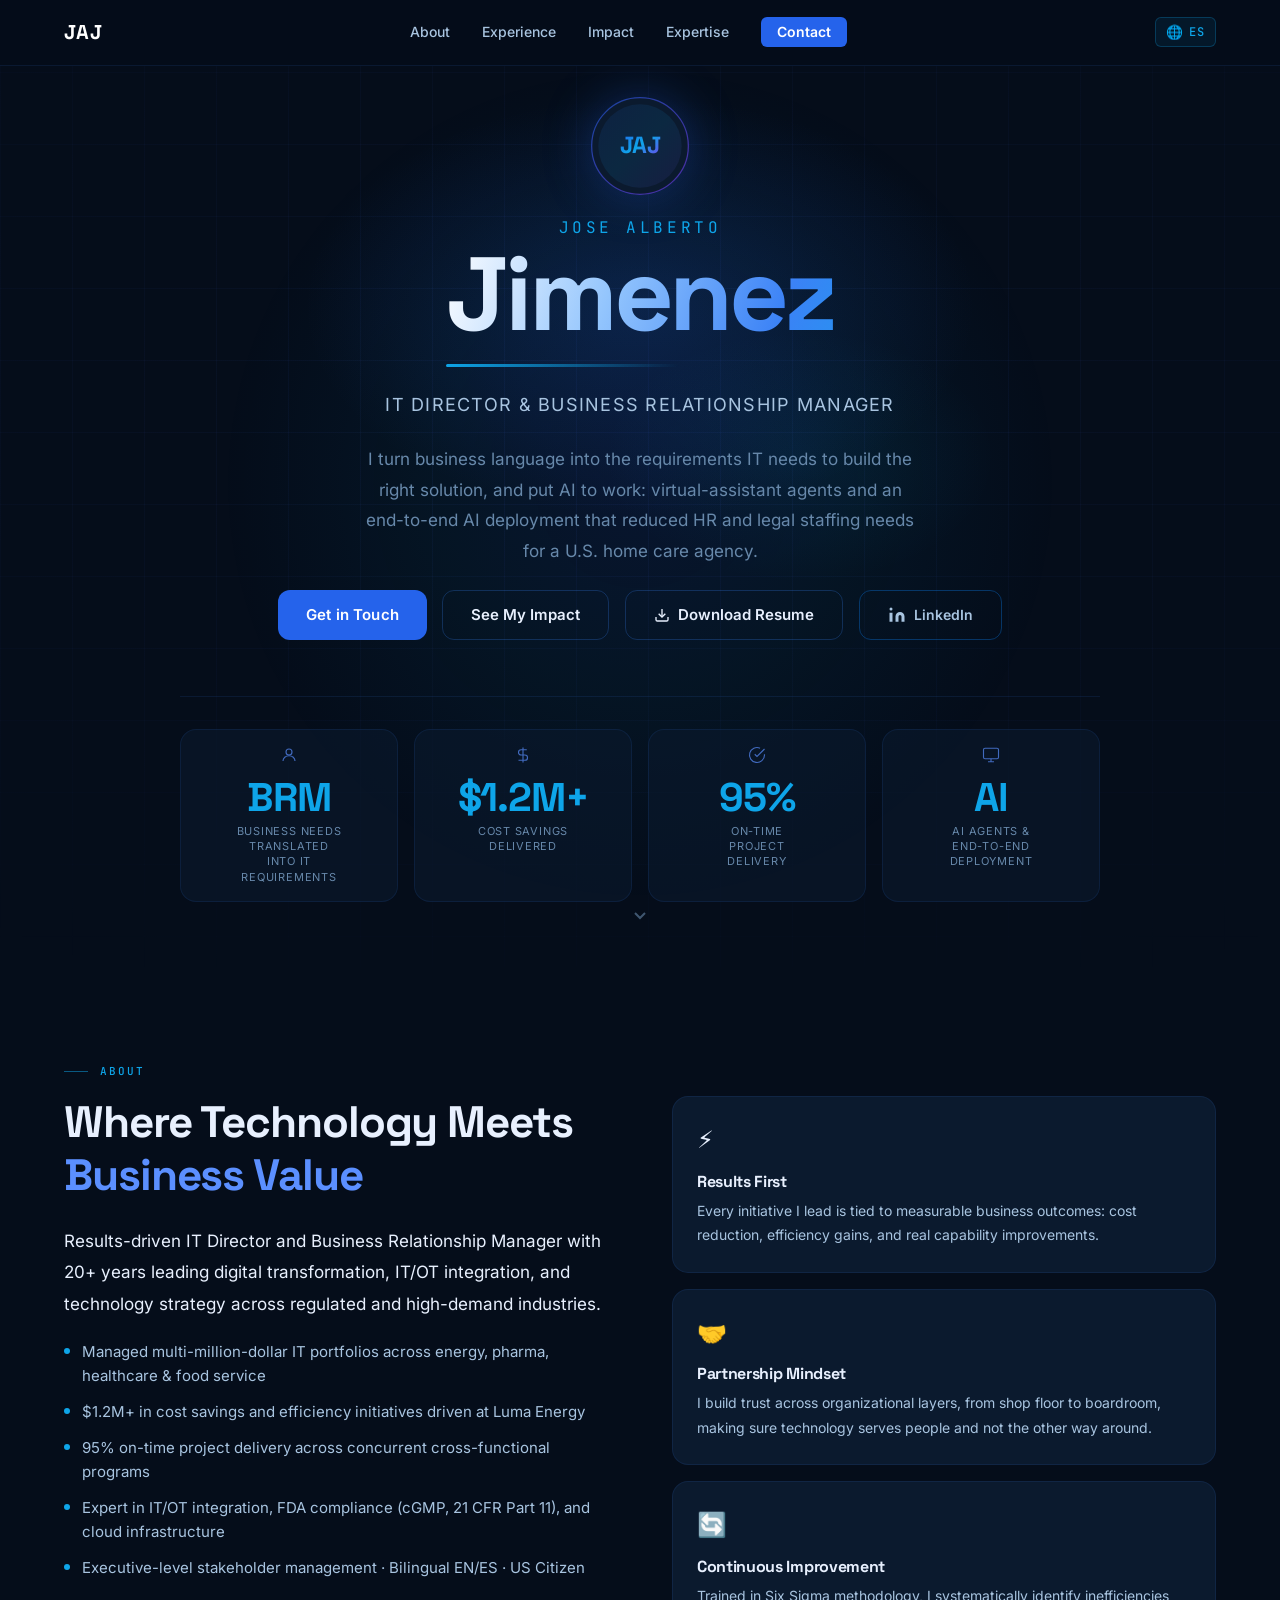
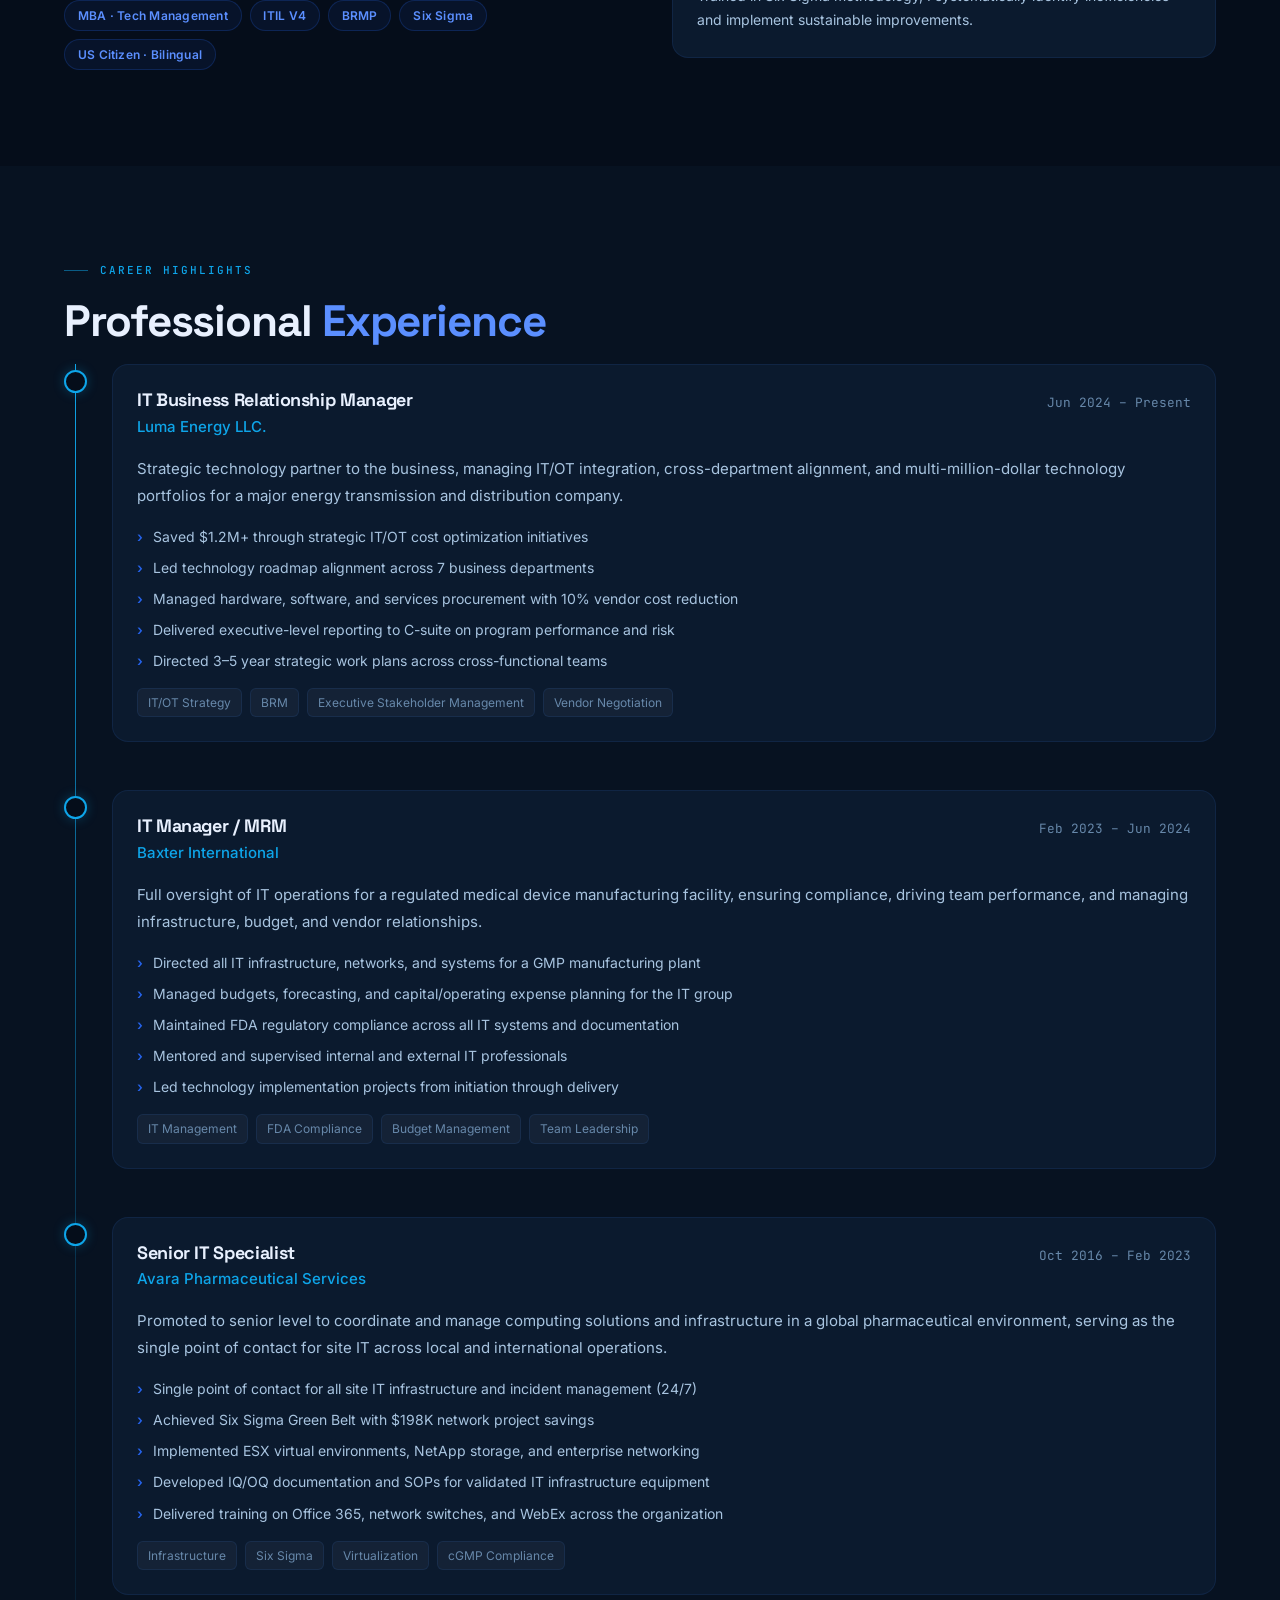
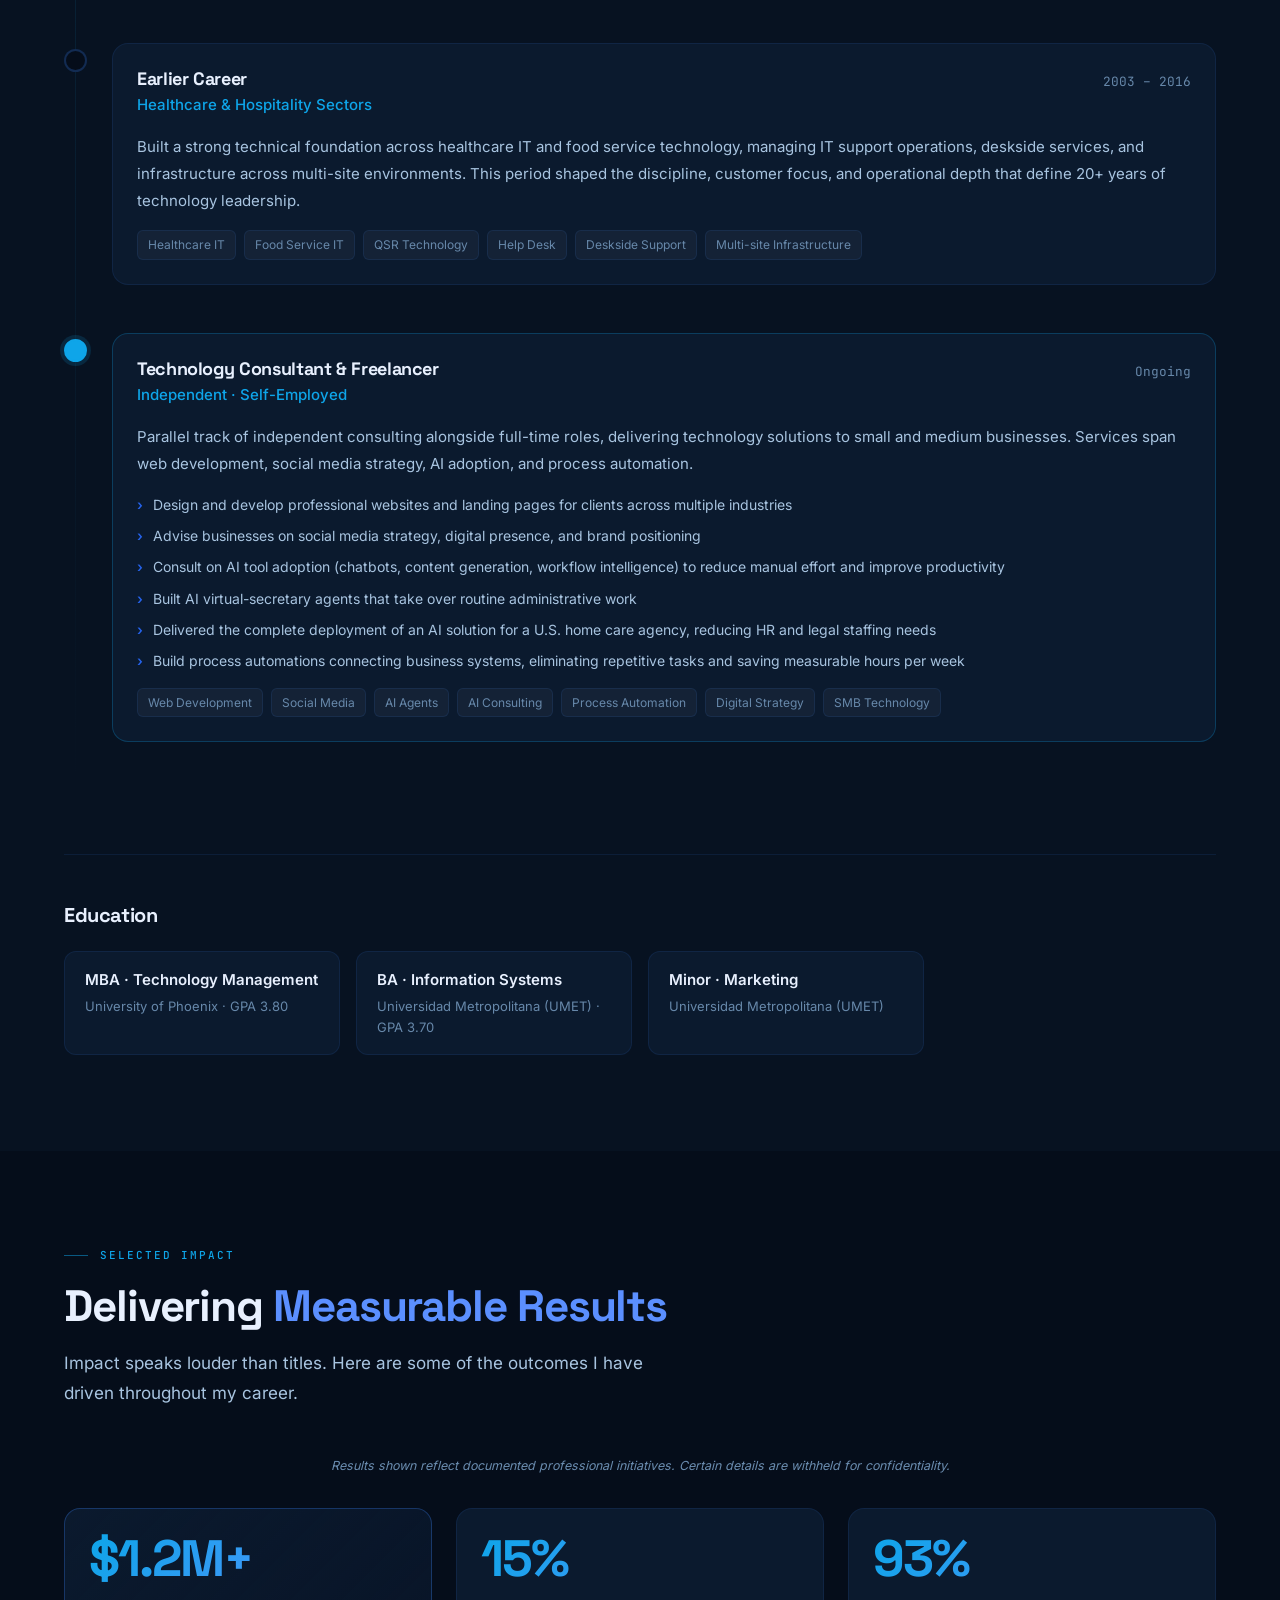
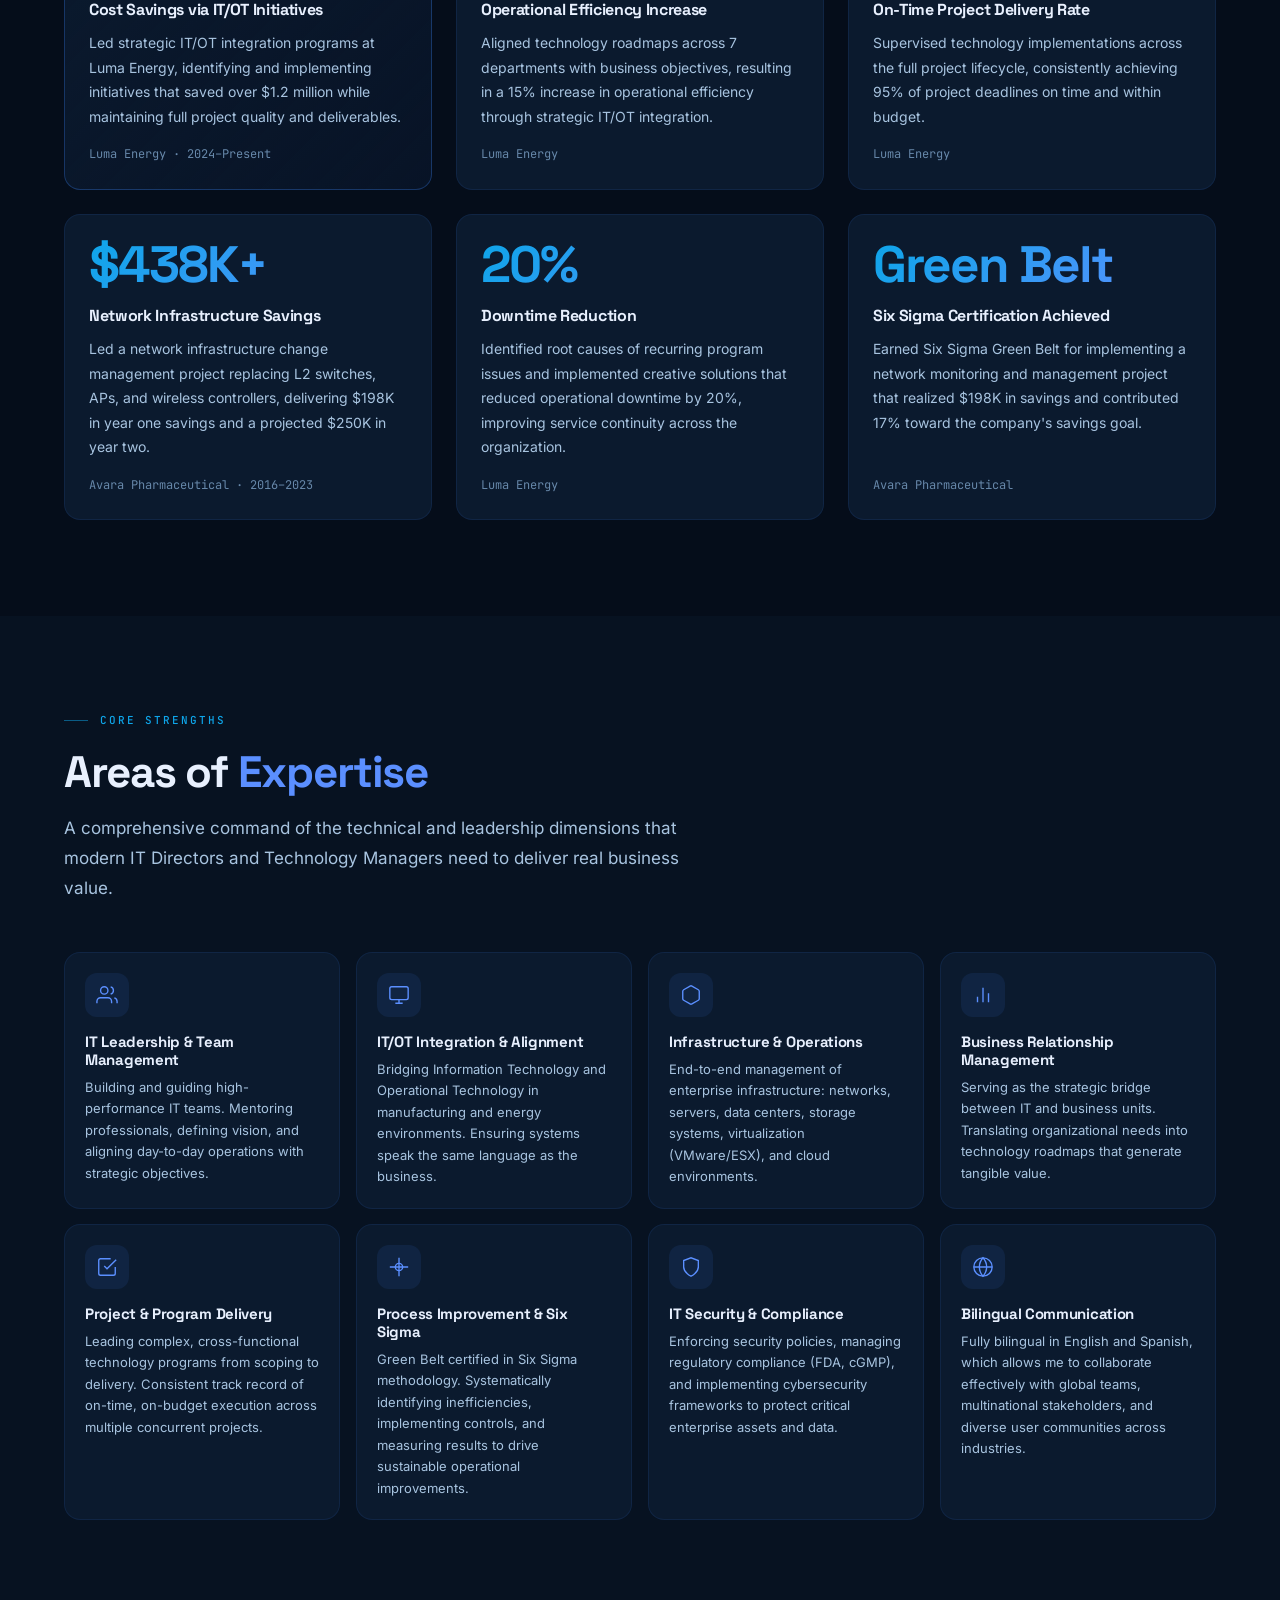
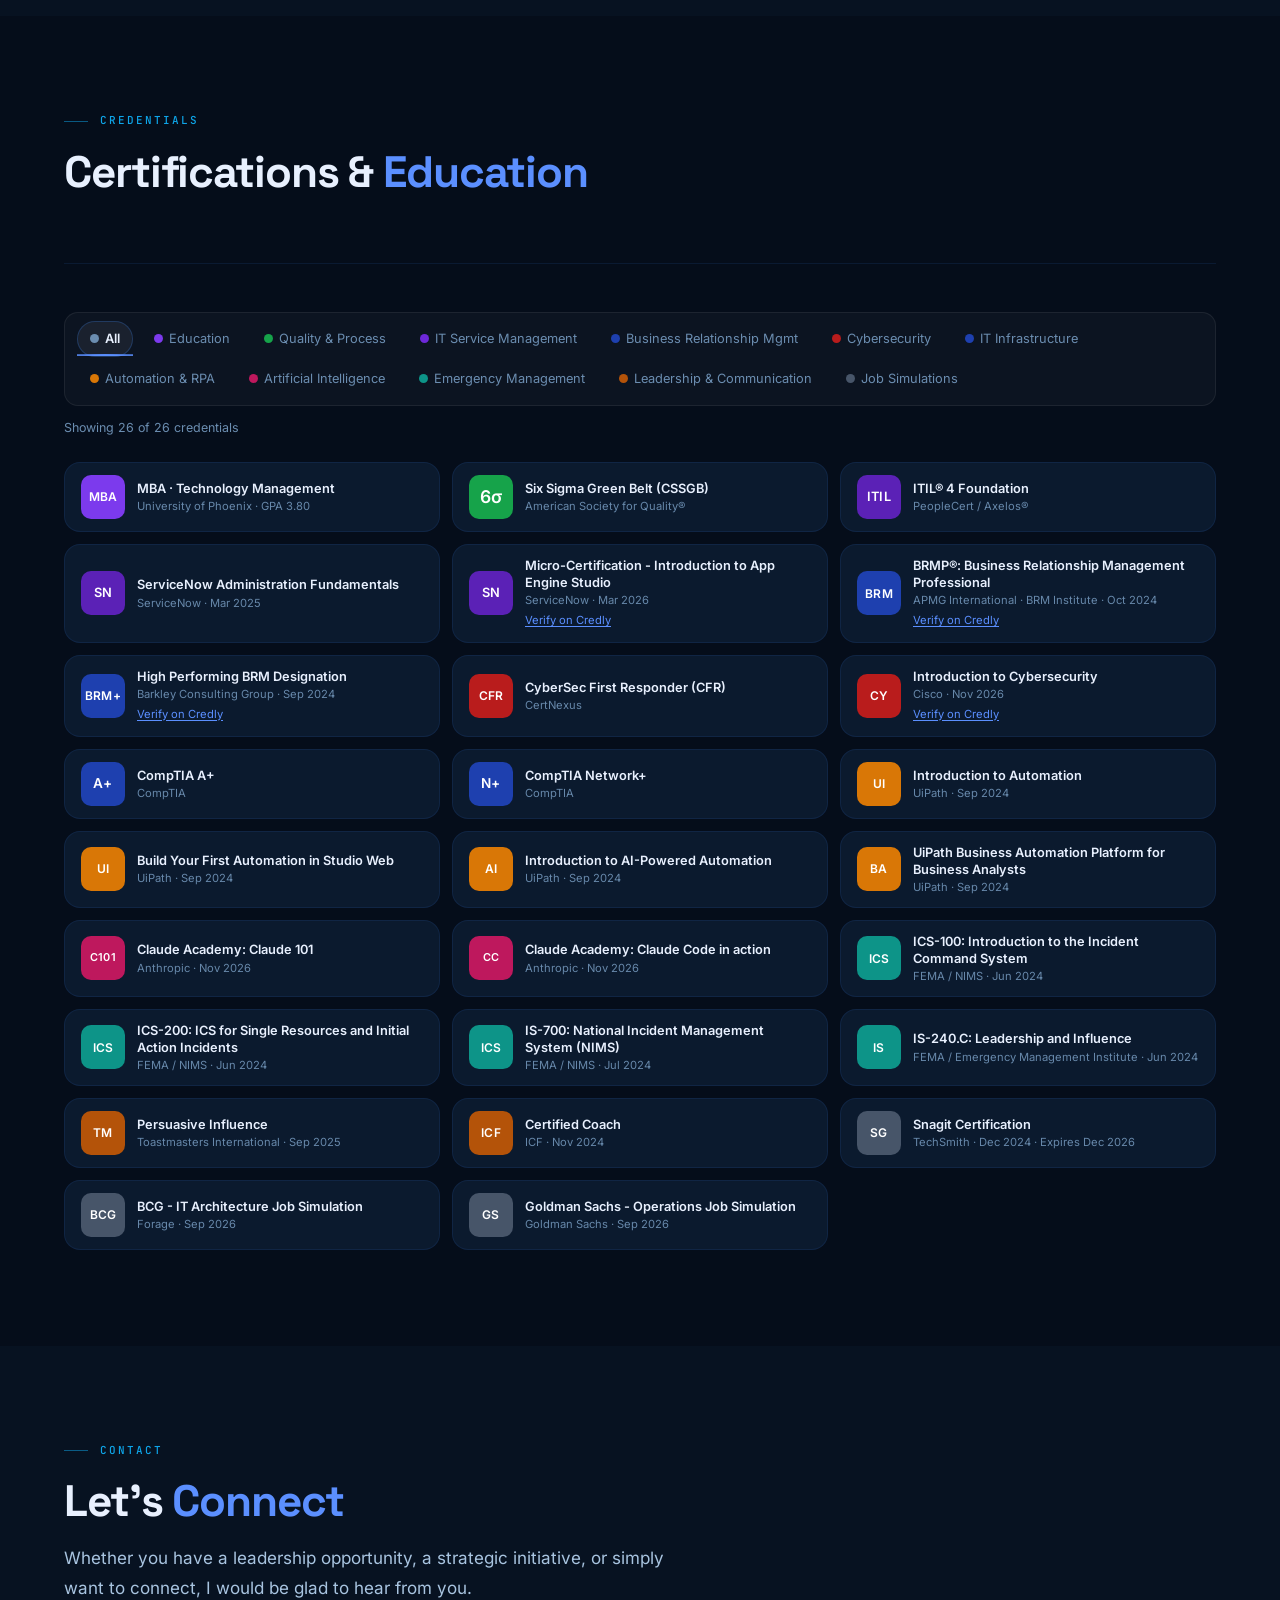
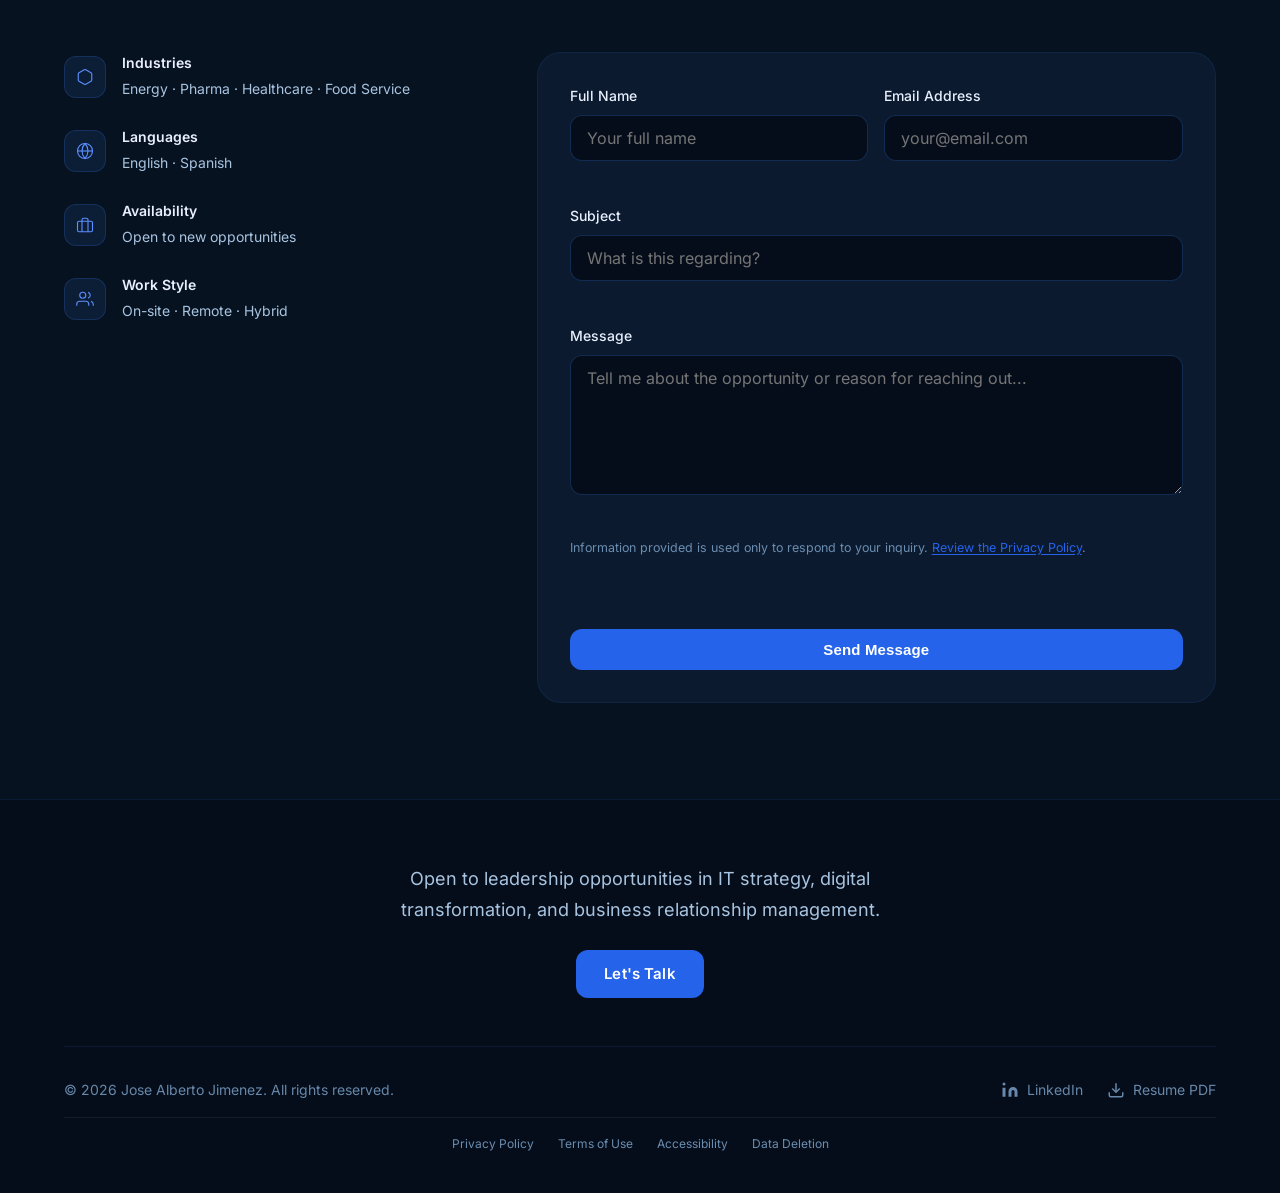
<file: index.html>
<!DOCTYPE html>
<html lang="en" prefix="og: https://ogp.me/ns#">
<head>
  <meta charset="UTF-8" />
  <meta name="viewport" content="width=device-width, initial-scale=1.0" />

  <!-- ═══════════════════════════════════════════════
       SECURITY HEADERS
  ═══════════════════════════════════════════════ -->
  <!--
    CSP meta: fallback only; the authoritative policy is the HTTP
    header set in Cloudflare (see SECURITY_DEPLOYMENT.md). frame-ancestors only works as a header.
  -->
  <meta http-equiv="Content-Security-Policy" content="
    default-src 'none';
    script-src 'self' https://challenges.cloudflare.com;
    style-src 'self' 'unsafe-inline';
    font-src 'self';
    img-src 'self' data: https://josealbertopr.com;
    connect-src 'self' https://api.emailjs.com https://challenges.cloudflare.com;
    frame-src https://challenges.cloudflare.com;
    base-uri 'self';
    form-action 'self';
    upgrade-insecure-requests;
  " />
  <!-- X-Frame-Options, nosniff, Permissions-Policy, HSTS are real HTTP headers; set in Cloudflare, not via meta -->
  <meta name="referrer" content="strict-origin-when-cross-origin" />

  <!-- ═══════════════════════════════════════════════
       PRIMARY SEO
  ═══════════════════════════════════════════════ -->
  <title>Jose Alberto Jimenez | IT Director &amp; Business Relationship Manager</title>
  <meta name="description" content="IT Director and BRM turning business needs into IT requirements and deploying AI agents. MBA, ITIL 4, BRMP, Six Sigma. Bilingual EN/ES." />
  <meta name="author" content="Jose Alberto Jimenez" />
  <meta name="robots" content="index, follow, max-snippet:-1, max-image-preview:large, max-video-preview:-1" />
  <meta name="googlebot" content="index, follow, max-snippet:-1, max-image-preview:large" />
  <meta name="theme-color" content="#050d1a" />
  <link rel="canonical" href="https://josealbertopr.com/" />

  <!-- ═══════════════════════════════════════════════
       OPEN GRAPH (Facebook, LinkedIn, WhatsApp)
  ═══════════════════════════════════════════════ -->
  <meta property="og:type" content="profile" />
  <meta property="og:title" content="Jose Alberto Jimenez | IT Director &amp; Business Relationship Manager" />
  <meta property="og:description" content="IT Director and BRM turning business needs into IT requirements and deploying AI agents. MBA, ITIL 4, BRMP, Six Sigma. Bilingual EN/ES." />
  <meta property="og:url" content="https://josealbertopr.com/" />
  <meta property="og:site_name" content="Jose Alberto Jimenez | IT Executive Portfolio" />
  <meta property="og:locale" content="en_US" />
  <meta property="og:locale:alternate" content="es_PR" />
  <meta property="og:image" content="https://josealbertopr.com/og-image.jpg" />
  <meta property="og:image:width" content="1200" />
  <meta property="og:image:height" content="630" />
  <meta property="og:image:type" content="image/jpeg" />
  <meta property="og:image:alt" content="Jose Alberto Jimenez, IT Director &amp; Business Relationship Manager" />
  <meta property="profile:first_name" content="Jose Alberto" />
  <meta property="profile:last_name" content="Jimenez" />

  <!-- ═══════════════════════════════════════════════
       TWITTER / X CARD
  ═══════════════════════════════════════════════ -->
  <meta name="twitter:card" content="summary_large_image" />
  <meta name="twitter:title" content="Jose Alberto Jimenez | IT Director &amp; Business Relationship Manager" />
  <meta name="twitter:description" content="IT Director and BRM turning business needs into IT requirements and deploying AI agents. MBA, ITIL 4, BRMP, Six Sigma. Bilingual EN/ES." />
  <meta name="twitter:image" content="https://josealbertopr.com/og-image.jpg" />
  <meta name="twitter:image:alt" content="Jose Alberto Jimenez, IT Director &amp; Business Relationship Manager" />
  <!-- [PENDIENTE] twitter:site / twitter:creator removed: no verified X/Twitter account provided -->

  <!-- ═══════════════════════════════════════════════
       STRUCTURED DATA: Schema.org (Google, Bing, ATS)
  ═══════════════════════════════════════════════ -->
  <script type="application/ld+json">
  [
    {
      "@context": "https://schema.org",
      "@type": "ProfilePage",
      "@id": "https://josealbertopr.com/#webpage",
      "name": "Jose Alberto Jimenez, IT Director & Business Relationship Manager",
      "description": "Professional portfolio and CV of Jose Alberto Jimenez, a senior IT leader with 20+ years of experience.",
      "url": "https://josealbertopr.com/",
      "inLanguage": [
        "en",
        "es"
      ],
      "dateModified": "2026-11-06",
      "mainEntity": {
        "@id": "https://josealbertopr.com/#person"
      },
      "breadcrumb": {
        "@type": "BreadcrumbList",
        "itemListElement": [
          {
            "@type": "ListItem",
            "position": 1,
            "name": "Home",
            "item": "https://josealbertopr.com/"
          }
        ]
      },
      "isPartOf": {
        "@id": "https://josealbertopr.com/#website"
      }
    },
    {
      "@context": "https://schema.org",
      "@type": "WebSite",
      "@id": "https://josealbertopr.com/#website",
      "name": "Jose Alberto Jimenez | IT Executive Portfolio",
      "url": "https://josealbertopr.com/",
      "inLanguage": [
        "en",
        "es"
      ],
      "publisher": {
        "@id": "https://josealbertopr.com/#person"
      }
    },
    {
      "@context": "https://schema.org",
      "@type": "Person",
      "@id": "https://josealbertopr.com/#person",
      "name": "Jose Alberto Jimenez",
      "givenName": "Jose Alberto",
      "familyName": "Jimenez",
      "jobTitle": [
        "IT Business Relationship Manager",
        "IT Director",
        "IT Manager"
      ],
      "description": "Senior IT leader with 20+ years of experience translating business needs into IT requirements, digital transformation, infrastructure, technology leadership and applied AI (AI agents and AI deployment).",
      "url": "https://josealbertopr.com/",
      "sameAs": [
        "https://www.linkedin.com/in/jose-alberto-jimenez-it"
      ],
      "knowsLanguage": [
        {
          "@type": "Language",
          "name": "English",
          "alternateName": "en"
        },
        {
          "@type": "Language",
          "name": "Spanish",
          "alternateName": "es"
        }
      ],
      "nationality": {
        "@type": "Country",
        "name": "United States"
      },
      "hasCredential": [
        {
          "@type": "EducationalOccupationalCredential",
          "name": "MBA in Technology Management",
          "credentialCategory": "degree",
          "recognizedBy": {
            "@type": "EducationalOrganization",
            "name": "University of Phoenix"
          }
        },
        {
          "@type": "EducationalOccupationalCredential",
          "name": "Six Sigma Green Belt",
          "credentialCategory": "certification"
        },
        {
          "@type": "EducationalOccupationalCredential",
          "name": "ITIL V4 Foundation",
          "credentialCategory": "certification",
          "recognizedBy": {
            "@type": "Organization",
            "name": "PeopleCert / Axelos"
          }
        },
        {
          "@type": "EducationalOccupationalCredential",
          "name": "Business Relationship Management Professional (BRMP)",
          "credentialCategory": "certification",
          "recognizedBy": {
            "@type": "Organization",
            "name": "BRM Institute"
          }
        },
        {
          "@type": "EducationalOccupationalCredential",
          "name": "CyberSec First Responder (CFR)",
          "credentialCategory": "certification",
          "recognizedBy": {
            "@type": "Organization",
            "name": "CertNexus"
          }
        },
        {
          "@type": "EducationalOccupationalCredential",
          "name": "CompTIA A+",
          "credentialCategory": "certification",
          "recognizedBy": {
            "@type": "Organization",
            "name": "CompTIA"
          }
        },
        {
          "@type": "EducationalOccupationalCredential",
          "name": "CompTIA Network+",
          "credentialCategory": "certification",
          "recognizedBy": {
            "@type": "Organization",
            "name": "CompTIA"
          }
        },
        {
          "@type": "EducationalOccupationalCredential",
          "name": "Claude Academy: Claude 101",
          "credentialCategory": "certification",
          "recognizedBy": {
            "@type": "Organization",
            "name": "Anthropic"
          }
        },
        {
          "@type": "EducationalOccupationalCredential",
          "name": "Claude Academy: Claude Code in action",
          "credentialCategory": "certification",
          "recognizedBy": {
            "@type": "Organization",
            "name": "Anthropic"
          }
        },
        {
          "@type": "EducationalOccupationalCredential",
          "name": "ServiceNow Administration Fundamentals",
          "credentialCategory": "certification",
          "recognizedBy": {
            "@type": "Organization",
            "name": "ServiceNow"
          }
        },
        {
          "@type": "EducationalOccupationalCredential",
          "name": "Snagit Certification",
          "credentialCategory": "certification",
          "recognizedBy": {
            "@type": "Organization",
            "name": "TechSmith"
          }
        },
        {
          "@type": "EducationalOccupationalCredential",
          "name": "Certified Coach",
          "credentialCategory": "certification",
          "recognizedBy": {
            "@type": "Organization",
            "name": "ICF"
          }
        },
        {
          "@type": "EducationalOccupationalCredential",
          "name": "Introduction to Cybersecurity",
          "credentialCategory": "certification",
          "recognizedBy": {
            "@type": "Organization",
            "name": "Cisco"
          }
        },
        {
          "@type": "EducationalOccupationalCredential",
          "name": "Micro-Certification - Introduction to App Engine Studio",
          "credentialCategory": "certification",
          "recognizedBy": {
            "@type": "Organization",
            "name": "ServiceNow"
          }
        }
      ],
      "alumniOf": [
        {
          "@type": "EducationalOrganization",
          "name": "University of Phoenix",
          "description": "MBA · Technology Management · GPA 3.80"
        },
        {
          "@type": "EducationalOrganization",
          "name": "Universidad Metropolitana (UMET)",
          "description": "BA · Information Systems · GPA 3.70"
        }
      ],
      "worksFor": {
        "@type": "Organization",
        "name": "Luma Energy LLC",
        "description": "Major energy transmission and distribution company"
      },
      "hasOccupation": [
        {
          "@type": "Occupation",
          "name": "IT Business Relationship Manager",
          "occupationLocation": {
            "@type": "Country",
            "name": "United States"
          },
          "skills": "IT/OT Integration, Strategic Planning, Stakeholder Management, Vendor Negotiation, Digital Transformation"
        },
        {
          "@type": "Occupation",
          "name": "IT Director",
          "skills": "IT Leadership, Team Management, Budget Management, Infrastructure, Cybersecurity"
        }
      ],
      "knowsAbout": [
        "IT Strategy",
        "Digital Transformation",
        "IT/OT Integration",
        "Business Relationship Management",
        "Change Management",
        "Budget Management",
        "IT Operations",
        "Cybersecurity",
        "CyberSec First Responder",
        "VMware",
        "ESX",
        "NetApp",
        "ERP",
        "Six Sigma",
        "Process Improvement",
        "ITIL V4",
        "ITSM",
        "BRMP",
        "FDA Compliance",
        "cGMP",
        "GMP",
        "21 CFR Part 11",
        "Pharmaceutical IT",
        "Healthcare IT",
        "Energy IT",
        "Manufacturing IT",
        "Food Service IT",
        "QSR Technology",
        "Web Development",
        "Social Media Strategy",
        "AI Consulting",
        "Process Automation",
        "SMB Technology Consulting",
        "AI Agents",
        "AI Adoption"
      ]
    },
    {
      "@context": "https://schema.org",
      "@type": "ItemList",
      "name": "Work Experience: Jose Alberto Jimenez",
      "itemListElement": [
        {
          "@type": "ListItem",
          "position": 1,
          "item": {
            "@type": "EmployeeRole",
            "description": "Strategic technology partner managing IT/OT integration and multi-million-dollar technology portfolios. Saved $1.2M+ through strategic initiatives.",
            "startDate": "2024-06",
            "roleName": "IT Business Relationship Manager",
            "name": "IT Business Relationship Manager at Luma Energy LLC"
          }
        },
        {
          "@type": "ListItem",
          "position": 2,
          "item": {
            "@type": "EmployeeRole",
            "description": "Full oversight of IT operations for a regulated GMP medical device manufacturing facility.",
            "startDate": "2023-02",
            "endDate": "2024-06",
            "roleName": "IT Manager / MRM",
            "name": "IT Manager / MRM at Baxter International"
          }
        },
        {
          "@type": "ListItem",
          "position": 3,
          "item": {
            "@type": "EmployeeRole",
            "description": "Single point of contact for site IT in global pharmaceutical environment. Six Sigma Green Belt. $198K+ network infrastructure savings.",
            "startDate": "2016-10",
            "endDate": "2023-02",
            "roleName": "Senior IT Specialist",
            "name": "Senior IT Specialist at Avara Pharmaceutical Services"
          }
        }
      ]
    }
  ]
  </script>

  <!-- ═══════════════════════════════════════════════
       PERFORMANCE HINTS (Core Web Vitals = SEO signal)
  ═══════════════════════════════════════════════ -->
  <link rel="dns-prefetch" href="https://api.emailjs.com" />
  <link rel="icon" href="favicon.svg" type="image/svg+xml" />
  <link rel="icon" href="favicon-48.png" type="image/png" sizes="48x48" />
  <link rel="apple-touch-icon" href="apple-touch-icon.png" />
  <link rel="preload" href="styles.css" as="style" />
  <link rel="preload" href="fonts/space-grotesk-latin-wght-normal.woff2" as="font" type="font/woff2" crossorigin />
  <link rel="preload" href="fonts/inter-latin-wght-normal.woff2" as="font" type="font/woff2" crossorigin />
  <link rel="stylesheet" href="styles.css" />
  <!-- EmailJS SDK 4.4.1 (BSD-3-Clause) hosted locally; no third-party CDN, so no SRI dependency -->
  <script src="vendor/emailjs-4.4.1.min.js" defer></script>
  <!-- Cloudflare Turnstile is injected by main.js only when WORKER_URL and TURNSTILE_SITEKEY are set -->
</head>
<body>

  <a class="skip-link" href="#main-content" data-i18n="nav.skip">Skip to main content</a>

  <!-- Scroll progress indicator -->
  <div class="scroll-progress" id="scroll-progress" aria-hidden="true"></div>

  <!-- NAV -->
  <header class="nav" role="banner">
    <div class="nav__inner container">
      <a href="#hero" class="nav__logo" aria-label="JAJ (Home)">JAJ</a>
      <nav aria-label="Main navigation">
        <ul class="nav__links">
          <li class="nav__indicator-wrap" aria-hidden="true"><span class="nav__indicator"></span></li>
          <li><a href="#about" data-i18n="nav.about">About</a></li>
          <li><a href="#experience" data-i18n="nav.experience">Experience</a></li>
          <li><a href="#impact" data-i18n="nav.impact">Impact</a></li>
          <li><a href="#expertise" data-i18n="nav.expertise">Expertise</a></li>
          <li><a href="#contact" class="nav__cta" data-i18n="nav.contact">Contact</a></li>
        </ul>
      </nav>
      <button id="lang-toggle" class="nav__lang" aria-label="Switch to Spanish (ES)" title="Cambiar idioma / Switch language">
        <span class="nav__lang-icon" aria-hidden="true">🌐</span>
        <span class="nav__lang-label">ES</span>
      </button>
      <button class="nav__hamburger" aria-label="Toggle menu" aria-expanded="false" aria-controls="mobile-menu">
        <span></span><span></span><span></span>
      </button>
    </div>
    <div class="nav__mobile" id="mobile-menu" hidden>
      <ul>
        <li><a href="#about" data-i18n="nav.about">About</a></li>
        <li><a href="#experience" data-i18n="nav.experience">Experience</a></li>
        <li><a href="#impact" data-i18n="nav.impact">Impact</a></li>
        <li><a href="#expertise" data-i18n="nav.expertise">Expertise</a></li>
        <li><a href="#contact" data-i18n="nav.contact">Contact</a></li>
      </ul>
    </div>
  </header>

  <main id="main-content">

    <!-- HERO -->
    <section id="hero" class="hero" aria-labelledby="hero-heading">
      <div class="hero__bg" aria-hidden="true">
        <div class="hero__grid"></div>
        <div class="hero__glow"></div>
      </div>
      <div class="hero__spotlight" aria-hidden="true"></div>
      <div class="container hero__content">
        <div class="hero__avatar" aria-hidden="true">
          <svg viewBox="0 0 120 120" fill="none" xmlns="http://www.w3.org/2000/svg" role="img" aria-label="JAJ initials avatar">
            <defs>
              <linearGradient id="avatarGrad" x1="0%" y1="0%" x2="100%" y2="100%">
                <stop offset="0%" stop-color="#2563eb"/>
                <stop offset="50%" stop-color="#0ea5e9"/>
                <stop offset="100%" stop-color="#7c3aed"/>
              </linearGradient>
              <linearGradient id="borderGrad" x1="0%" y1="0%" x2="100%" y2="100%">
                <stop offset="0%" stop-color="#2563eb" stop-opacity="0.6"/>
                <stop offset="100%" stop-color="#7c3aed" stop-opacity="0.6"/>
              </linearGradient>
            </defs>
            <circle cx="60" cy="60" r="58" fill="#0b1a2e" stroke="url(#borderGrad)" stroke-width="1.5"/>
            <circle cx="60" cy="60" r="50" fill="url(#avatarGrad)" fill-opacity="0.1"/>
            <text x="60" y="68" text-anchor="middle" font-family="Space Grotesk, sans-serif" font-weight="800" font-size="28" letter-spacing="-1" fill="url(#avatarGrad)">JAJ</text>
          </svg>
        </div>
        <h1 id="hero-heading" class="hero__name">
          <span class="hero__firstname">Jose Alberto</span>
          <span class="hero__lastname">Jimenez</span>
        </h1>
        <p class="hero__title" data-i18n="hero.title">IT Director &amp; Business Relationship Manager</p>
        <p class="hero__sub" data-i18n="hero.sub">I turn business language into the requirements IT needs to build the right solution, and put AI to work: virtual-assistant agents and an end-to-end AI deployment that reduced HR and legal staffing needs for a U.S. home care agency.</p>
        <div class="hero__actions">
          <a href="#contact" class="btn btn--primary btn--magnetic" data-i18n="hero.cta1">Get in Touch</a>
          <a href="#impact" class="btn btn--ghost btn--magnetic" data-i18n="hero.cta2">See My Impact</a>
          <a href="Jose_Alberto_Jimenez_Resume.pdf" download class="btn btn--ghost" aria-label="Download Resume PDF">
            <svg width="16" height="16" viewBox="0 0 24 24" fill="none" stroke="currentColor" stroke-width="2" aria-hidden="true"><path d="M21 15v4a2 2 0 0 1-2 2H5a2 2 0 0 1-2-2v-4"/><polyline points="7 10 12 15 17 10"/><line x1="12" y1="15" x2="12" y2="3"/></svg>
            <span data-i18n="hero.resume">Download Resume</span>
          </a>
          <a href="https://www.linkedin.com/in/jose-alberto-jimenez-it" target="_blank" rel="me noopener noreferrer" class="btn btn--linkedin" aria-label="View LinkedIn Profile">
            <svg width="18" height="18" viewBox="0 0 24 24" fill="currentColor" aria-hidden="true"><path d="M16 8a6 6 0 0 1 6 6v7h-4v-7a2 2 0 0 0-2-2 2 2 0 0 0-2 2v7h-4v-7a6 6 0 0 1 6-6z"/><rect x="2" y="9" width="4" height="12"/><circle cx="4" cy="4" r="2"/></svg>
            LinkedIn
          </a>
        </div>
        <div class="hero__stats" aria-label="Key metrics">
          <div class="hero__stat">
            <div class="hero__stat-icon" aria-hidden="true">
              <svg width="18" height="18" viewBox="0 0 24 24" fill="none" stroke="currentColor" stroke-width="1.5"><circle cx="12" cy="8" r="4"/><path d="M4 20c0-4 3.6-7 8-7s8 3 8 7"/></svg>
            </div>
            <span class="hero__stat-value">BRM</span>
            <span class="hero__stat-label" data-i18n="hero.stat1">Business Needs Translated into IT Requirements</span>
          </div>
          <div class="hero__stat">
            <div class="hero__stat-icon" aria-hidden="true">
              <svg width="18" height="18" viewBox="0 0 24 24" fill="none" stroke="currentColor" stroke-width="1.5"><path d="M12 2v20M17 5H9.5a3.5 3.5 0 0 0 0 7h5a3.5 3.5 0 0 1 0 7H6"/></svg>
            </div>
            <span class="hero__stat-value">$1.2M+</span>
            <span class="hero__stat-label" data-i18n="hero.stat2">Cost Savings Delivered</span>
          </div>
          <div class="hero__stat">
            <div class="hero__stat-icon" aria-hidden="true">
              <svg width="18" height="18" viewBox="0 0 24 24" fill="none" stroke="currentColor" stroke-width="1.5"><path d="M22 11.08V12a10 10 0 1 1-5.93-9.14"/><polyline points="22 4 12 14.01 9 11.01"/></svg>
            </div>
            <span class="hero__stat-value">95%</span>
            <span class="hero__stat-label" data-i18n="hero.stat3">On-Time Project Delivery</span>
          </div>
          <div class="hero__stat">
            <div class="hero__stat-icon" aria-hidden="true">
              <svg width="18" height="18" viewBox="0 0 24 24" fill="none" stroke="currentColor" stroke-width="1.5"><rect x="2" y="3" width="20" height="14" rx="2"/><path d="M8 21h8M12 17v4"/></svg>
            </div>
            <span class="hero__stat-value">AI</span>
            <span class="hero__stat-label" data-i18n="hero.stat4">AI Agents &amp; End-to-End Deployment</span>
          </div>
        </div>
      </div>
      <a href="#about" class="hero__scroll" aria-label="Scroll to About section">
        <svg width="24" height="24" viewBox="0 0 24 24" fill="none" stroke="currentColor" stroke-width="2" aria-hidden="true"><path d="M7 10l5 5 5-5"/></svg>
      </a>
    </section>

    <!-- ABOUT -->
    <section id="about" class="section about" aria-labelledby="about-heading">
      <div class="container">
        <div class="section__label" data-i18n="about.label">About</div>
        <div class="about__grid">
          <div class="about__text">
            <h2 id="about-heading" class="section__title" data-i18n="about.title">Where Technology Meets <span class="accent">Business Value</span></h2>
            <p class="about__lead" data-i18n="about.lead">Results-driven IT Director and Business Relationship Manager with 20+ years leading digital transformation, IT/OT integration, and technology strategy across regulated and high-demand industries.</p>
            <ul class="about__highlights" data-i18n-list="about.highlights"></ul>
            <div class="about__badges">
              <span class="about__badge">MBA · Tech Management</span>
              <span class="about__badge">ITIL V4</span>
              <span class="about__badge">BRMP</span>
              <span class="about__badge">Six Sigma</span>
              <span class="about__badge">US Citizen · Bilingual</span>
            </div>
          </div>
          <div class="about__values">
            <div class="value-card">
              <div class="value-card__icon" aria-hidden="true">⚡</div>
              <h3 data-i18n="about.v1title">Results First</h3>
              <p data-i18n="about.v1desc">Every initiative I lead is tied to measurable business outcomes: cost reduction, efficiency gains, and real capability improvements.</p>
            </div>
            <div class="value-card">
              <div class="value-card__icon" aria-hidden="true">🤝</div>
              <h3 data-i18n="about.v2title">Partnership Mindset</h3>
              <p data-i18n="about.v2desc">I build trust across organizational layers, from shop floor to boardroom, making sure technology serves people and not the other way around.</p>
            </div>
            <div class="value-card">
              <div class="value-card__icon" aria-hidden="true">🔄</div>
              <h3 data-i18n="about.v3title">Continuous Improvement</h3>
              <p data-i18n="about.v3desc">Trained in Six Sigma methodology, I systematically identify inefficiencies and implement sustainable improvements.</p>
            </div>
          </div>
        </div>
      </div>
    </section>

    <!-- EXPERIENCE -->
    <section id="experience" class="section experience" aria-labelledby="experience-heading">
      <div class="container">
        <div class="section__label" data-i18n="xp.label">Career Highlights</div>
        <h2 id="experience-heading" class="section__title" data-i18n="xp.title">Professional <span class="accent">Experience</span></h2>
        <div class="timeline">

          <article class="timeline-item">
            <div class="timeline-item__marker" aria-hidden="true"></div>
            <div class="timeline-item__content">
              <div class="timeline-item__header">
                <div>
                  <h3 class="timeline-item__role" data-i18n="tl1.role">IT Business Relationship Manager</h3>
                  <p class="timeline-item__company">Luma Energy LLC.</p>
                </div>
                <span class="timeline-item__period" data-i18n="tl1.period">Jun 2024 – Present</span>
              </div>
              <p class="timeline-item__summary" data-i18n="tl1.summary">Strategic technology partner to the business, managing IT/OT integration, cross-department alignment, and multi-million-dollar technology portfolios for a major energy transmission and distribution company.</p>
              <ul class="timeline-item__highlights" data-i18n-list="tl1.highlights"></ul>
              <div class="timeline-item__tags" data-i18n-tags="tl1.tags"></div>
            </div>
          </article>

          <article class="timeline-item">
            <div class="timeline-item__marker" aria-hidden="true"></div>
            <div class="timeline-item__content">
              <div class="timeline-item__header">
                <div>
                  <h3 class="timeline-item__role" data-i18n="tl2.role">IT Manager / MRM</h3>
                  <p class="timeline-item__company">Baxter International</p>
                </div>
                <span class="timeline-item__period">Feb 2023 – Jun 2024</span>
              </div>
              <p class="timeline-item__summary" data-i18n="tl2.summary">Full oversight of IT operations for a regulated medical device manufacturing facility, ensuring compliance, driving team performance, and managing infrastructure, budget, and vendor relationships.</p>
              <ul class="timeline-item__highlights" data-i18n-list="tl2.highlights"></ul>
              <div class="timeline-item__tags" data-i18n-tags="tl2.tags"></div>
            </div>
          </article>

          <article class="timeline-item">
            <div class="timeline-item__marker" aria-hidden="true"></div>
            <div class="timeline-item__content">
              <div class="timeline-item__header">
                <div>
                  <h3 class="timeline-item__role" data-i18n="tl3.role">Senior IT Specialist</h3>
                  <p class="timeline-item__company">Avara Pharmaceutical Services</p>
                </div>
                <span class="timeline-item__period">Oct 2016 – Feb 2023</span>
              </div>
              <p class="timeline-item__summary" data-i18n="tl3.summary">Promoted to senior level to coordinate and manage computing solutions and infrastructure in a global pharmaceutical environment, serving as the single point of contact for site IT across local and international operations.</p>
              <ul class="timeline-item__highlights" data-i18n-list="tl3.highlights"></ul>
              <div class="timeline-item__tags" data-i18n-tags="tl3.tags"></div>
            </div>
          </article>

          <article class="timeline-item timeline-item--earlier">
            <div class="timeline-item__marker" aria-hidden="true"></div>
            <div class="timeline-item__content">
              <div class="timeline-item__header">
                <div>
                  <h3 class="timeline-item__role" data-i18n="tl4.role">Earlier Career</h3>
                  <p class="timeline-item__company" data-i18n="tl4.company">Healthcare &amp; Hospitality Sectors</p>
                </div>
                <span class="timeline-item__period">2003 – 2016</span>
              </div>
              <p class="timeline-item__summary" data-i18n="tl4.summary">Built a strong technical foundation across healthcare IT and food service technology, managing IT support operations, deskside services, and infrastructure across multi-site environments. This period shaped the discipline, customer focus, and operational depth that define 20+ years of technology leadership.</p>
              <div class="timeline-item__tags" data-i18n-tags="tl4.tags"></div>
            </div>
          </article>

          <article class="timeline-item timeline-item--freelance">
            <div class="timeline-item__marker" aria-hidden="true"></div>
            <div class="timeline-item__content">
              <div class="timeline-item__header">
                <div>
                  <h3 class="timeline-item__role" data-i18n="tl5.role">Technology Consultant &amp; Freelancer</h3>
                  <p class="timeline-item__company" data-i18n="tl5.company">Independent · Self-Employed</p>
                </div>
                <span class="timeline-item__period" data-i18n="tl5.period">Ongoing</span>
              </div>
              <p class="timeline-item__summary" data-i18n="tl5.summary">Parallel track of independent consulting alongside full-time roles, delivering technology solutions to small and medium businesses. Services span web development, social media strategy, AI adoption, and process automation.</p>
              <ul class="timeline-item__highlights" data-i18n-list="tl5.highlights"></ul>
              <div class="timeline-item__tags" data-i18n-tags="tl5.tags"></div>
            </div>
          </article>

        </div>

        <!-- EDUCATION -->
        <div class="education">
          <h3 class="education__title" data-i18n="edu.title">Education</h3>
          <div class="education__grid">
            <div class="education__item">
              <span class="education__degree">MBA · Technology Management</span>
              <span class="education__school">University of Phoenix · GPA 3.80</span>
            </div>
            <div class="education__item">
              <span class="education__degree">BA · Information Systems</span>
              <span class="education__school">Universidad Metropolitana (UMET) · GPA 3.70</span>
            </div>
            <div class="education__item">
              <span class="education__degree">Minor · Marketing</span>
              <span class="education__school">Universidad Metropolitana (UMET)</span>
            </div>
          </div>
        </div>

      </div>
    </section>

    <!-- IMPACT -->
    <section id="impact" class="section impact" aria-labelledby="impact-heading">
      <div class="container">
        <div class="section__label" data-i18n="impact.label">Selected Impact</div>
        <h2 id="impact-heading" class="section__title" data-i18n="impact.title">Delivering <span class="accent">Measurable Results</span></h2>
        <p class="section__sub" data-i18n="impact.sub">Impact speaks louder than titles. Here are some of the outcomes I have driven throughout my career.</p>
        <p class="impact__disclaimer" data-i18n="impact.disclaimer">Results shown reflect documented professional initiatives. Certain details are withheld for confidentiality.</p>
        <div class="impact__grid">

          <article class="impact-card impact-card--featured">
            <div class="impact-card__metric">$1.2M+</div>
            <h3 data-i18n="ic1.title">Cost Savings via IT/OT Initiatives</h3>
            <p data-i18n="ic1.desc">Led strategic IT/OT integration programs at Luma Energy, identifying and implementing initiatives that saved over $1.2 million while maintaining full project quality and deliverables.</p>
            <div class="impact-card__tag" data-i18n="ic1.tag">Luma Energy · 2024–Present</div>
          </article>

          <article class="impact-card">
            <div class="impact-card__metric">15%</div>
            <h3 data-i18n="ic2.title">Operational Efficiency Increase</h3>
            <p data-i18n="ic2.desc">Aligned technology roadmaps across 7 departments with business objectives, resulting in a 15% increase in operational efficiency through strategic IT/OT integration.</p>
            <div class="impact-card__tag" data-i18n="ic2.tag">Luma Energy</div>
          </article>

          <article class="impact-card">
            <div class="impact-card__metric">95%</div>
            <h3 data-i18n="ic3.title">On-Time Project Delivery Rate</h3>
            <p data-i18n="ic3.desc">Supervised technology implementations across the full project lifecycle, consistently achieving 95% of project deadlines on time and within budget.</p>
            <div class="impact-card__tag" data-i18n="ic3.tag">Luma Energy</div>
          </article>

          <article class="impact-card">
            <div class="impact-card__metric">$448K+</div>
            <h3 data-i18n="ic4.title">Network Infrastructure Savings</h3>
            <p data-i18n="ic4.desc">Led a network infrastructure change management project replacing L2 switches, APs, and wireless controllers, delivering $198K in year one savings and a projected $250K in year two.</p>
            <div class="impact-card__tag" data-i18n="ic4.tag">Avara Pharmaceutical · 2016–2023</div>
          </article>

          <article class="impact-card">
            <div class="impact-card__metric">20%</div>
            <h3 data-i18n="ic5.title">Downtime Reduction</h3>
            <p data-i18n="ic5.desc">Identified root causes of recurring program issues and implemented creative solutions that reduced operational downtime by 20%, improving service continuity across the organization.</p>
            <div class="impact-card__tag" data-i18n="ic5.tag">Luma Energy</div>
          </article>

          <article class="impact-card">
            <div class="impact-card__metric">Green Belt</div>
            <h3 data-i18n="ic6.title">Six Sigma Certification Achieved</h3>
            <p data-i18n="ic6.desc">Earned Six Sigma Green Belt for implementing a network monitoring and management project that realized $198K in savings and contributed 17% toward the company's savings goal.</p>
            <div class="impact-card__tag" data-i18n="ic6.tag">Avara Pharmaceutical</div>
          </article>

        </div>
      </div>
    </section>

    <!-- EXPERTISE -->
    <section id="expertise" class="section expertise" aria-labelledby="expertise-heading">
      <div class="container">
        <div class="section__label" data-i18n="expertise.label">Core Strengths</div>
        <h2 id="expertise-heading" class="section__title" data-i18n="expertise.title">Areas of <span class="accent">Expertise</span></h2>
        <p class="section__sub" data-i18n="expertise.sub">A comprehensive command of the technical and leadership dimensions that modern IT Directors and Technology Managers need to deliver real business value.</p>
        <div class="expertise__grid">

          <article class="expertise-card">
            <div class="expertise-card__icon" aria-hidden="true">
              <svg viewBox="0 0 24 24" fill="none" stroke="currentColor" stroke-width="1.5"><path d="M17 21v-2a4 4 0 0 0-4-4H5a4 4 0 0 0-4 4v2"/><circle cx="9" cy="7" r="4"/><path d="M23 21v-2a4 4 0 0 0-3-3.87"/><path d="M16 3.13a4 4 0 0 1 0 7.75"/></svg>
            </div>
            <h3 data-i18n="exp1.title">IT Leadership &amp; Team Management</h3>
            <p data-i18n="exp1.desc">Building and guiding high-performance IT teams. Mentoring professionals, defining vision, and aligning day-to-day operations with strategic objectives.</p>
          </article>

          <article class="expertise-card">
            <div class="expertise-card__icon" aria-hidden="true">
              <svg viewBox="0 0 24 24" fill="none" stroke="currentColor" stroke-width="1.5"><rect x="2" y="3" width="20" height="14" rx="2"/><path d="M8 21h8M12 17v4"/></svg>
            </div>
            <h3 data-i18n="exp2.title">IT/OT Integration &amp; Alignment</h3>
            <p data-i18n="exp2.desc">Bridging Information Technology and Operational Technology in manufacturing and energy environments. Ensuring systems speak the same language as the business.</p>
          </article>

          <article class="expertise-card">
            <div class="expertise-card__icon" aria-hidden="true">
              <svg viewBox="0 0 24 24" fill="none" stroke="currentColor" stroke-width="1.5"><path d="M21 16V8a2 2 0 0 0-1-1.73l-7-4a2 2 0 0 0-2 0l-7 4A2 2 0 0 0 3 8v8a2 2 0 0 0 1 1.73l7 4a2 2 0 0 0 2 0l7-4A2 2 0 0 0 21 16z"/></svg>
            </div>
            <h3 data-i18n="exp3.title">Infrastructure &amp; Operations</h3>
            <p data-i18n="exp3.desc">End-to-end management of enterprise infrastructure: networks, servers, data centers, storage systems, virtualization (VMware/ESX), and cloud environments.</p>
          </article>

          <article class="expertise-card">
            <div class="expertise-card__icon" aria-hidden="true">
              <svg viewBox="0 0 24 24" fill="none" stroke="currentColor" stroke-width="1.5"><path d="M18 20V10"/><path d="M12 20V4"/><path d="M6 20v-6"/></svg>
            </div>
            <h3 data-i18n="exp4.title">Business Relationship Management</h3>
            <p data-i18n="exp4.desc">Serving as the strategic bridge between IT and business units. Translating organizational needs into technology roadmaps that generate tangible value.</p>
          </article>

          <article class="expertise-card">
            <div class="expertise-card__icon" aria-hidden="true">
              <svg viewBox="0 0 24 24" fill="none" stroke="currentColor" stroke-width="1.5"><path d="M9 11l3 3L22 4"/><path d="M21 12v7a2 2 0 0 1-2 2H5a2 2 0 0 1-2-2V5a2 2 0 0 1 2-2h11"/></svg>
            </div>
            <h3 data-i18n="exp5.title">Project &amp; Program Delivery</h3>
            <p data-i18n="exp5.desc">Leading complex, cross-functional technology programs from scoping to delivery. Consistent track record of on-time, on-budget execution across multiple concurrent projects.</p>
          </article>

          <article class="expertise-card">
            <div class="expertise-card__icon" aria-hidden="true">
              <svg viewBox="0 0 24 24" fill="none" stroke="currentColor" stroke-width="1.5"><path d="M2 12h20"/><path d="M12 2v20"/><circle cx="12" cy="12" r="4"/></svg>
            </div>
            <h3 data-i18n="exp6.title">Process Improvement &amp; Six Sigma</h3>
            <p data-i18n="exp6.desc">Green Belt certified in Six Sigma methodology. Systematically identifying inefficiencies, implementing controls, and measuring results to drive sustainable operational improvements.</p>
          </article>

          <article class="expertise-card">
            <div class="expertise-card__icon" aria-hidden="true">
              <svg viewBox="0 0 24 24" fill="none" stroke="currentColor" stroke-width="1.5"><path d="M12 22s8-4 8-10V5l-8-3-8 3v7c0 6 8 10 8 10z"/></svg>
            </div>
            <h3 data-i18n="exp7.title">IT Security &amp; Compliance</h3>
            <p data-i18n="exp7.desc">Enforcing security policies, managing regulatory compliance (FDA, cGMP), and implementing cybersecurity frameworks to protect critical enterprise assets and data.</p>
          </article>

          <article class="expertise-card">
            <div class="expertise-card__icon" aria-hidden="true">
              <svg viewBox="0 0 24 24" fill="none" stroke="currentColor" stroke-width="1.5"><circle cx="12" cy="12" r="10"/><line x1="2" y1="12" x2="22" y2="12"/><path d="M12 2a15.3 15.3 0 0 1 4 10 15.3 15.3 0 0 1-4 10 15.3 15.3 0 0 1-4-10 15.3 15.3 0 0 1 4-10z"/></svg>
            </div>
            <h3 data-i18n="exp8.title">Bilingual Communication</h3>
            <p data-i18n="exp8.desc">Fully bilingual in English and Spanish, which allows me to collaborate effectively with global teams, multinational stakeholders, and diverse user communities across industries.</p>
          </article>

        </div>
      </div>
    </section>

    <!-- CREDENTIALS -->
    <section id="credentials" class="section credentials" aria-labelledby="creds-heading">
      <div class="container">
        <div class="section__label" data-i18n="creds.label">Credentials &amp; Certifications</div>
        <h2 id="creds-heading" class="section__title" data-i18n="creds.title">Certifications &amp; <span class="accent">Education</span></h2>
        <!-- CERTIFICATIONS -->
        <div class="certs-section">
            <div class="certs-legend" id="certs-filters" role="group" aria-label="Filter credentials by area" data-i18n-aria-label="certs.filterLabel">
            <button type="button" class="certs-legend__item" data-filter="all" aria-pressed="true"><span class="certs-legend__dot" aria-hidden="true" data-all="true"></span><span data-i18n="certs.legend.all">All</span></button>
            <button type="button" class="certs-legend__item" data-filter="education" aria-pressed="false"><span class="certs-legend__dot" aria-hidden="true" style="background:#7c3aed"></span><span data-i18n="certs.legend.education">Education</span></button>
            <button type="button" class="certs-legend__item" data-filter="quality" aria-pressed="false"><span class="certs-legend__dot" aria-hidden="true" style="background:#16a34a"></span><span data-i18n="certs.legend.quality">Quality &amp; Process</span></button>
            <button type="button" class="certs-legend__item" data-filter="itsm" aria-pressed="false"><span class="certs-legend__dot" aria-hidden="true" style="background:#6d28d9"></span><span data-i18n="certs.legend.itsm">IT Service Management</span></button>
            <button type="button" class="certs-legend__item" data-filter="brm" aria-pressed="false"><span class="certs-legend__dot" aria-hidden="true" style="background:#1e40af"></span><span data-i18n="certs.legend.brm">Business Relationship Mgmt</span></button>
            <button type="button" class="certs-legend__item" data-filter="cybersecurity" aria-pressed="false"><span class="certs-legend__dot" aria-hidden="true" style="background:#b91c1c"></span><span data-i18n="certs.legend.cyber">Cybersecurity</span></button>
            <button type="button" class="certs-legend__item" data-filter="infrastructure" aria-pressed="false"><span class="certs-legend__dot" aria-hidden="true" style="background:#1e40af"></span><span data-i18n="certs.legend.infra">IT Infrastructure</span></button>
            <button type="button" class="certs-legend__item" data-filter="automation" aria-pressed="false"><span class="certs-legend__dot" aria-hidden="true" style="background:#d97706"></span><span data-i18n="certs.legend.automation">Automation &amp; RPA</span></button>
            <button type="button" class="certs-legend__item" data-filter="ai" aria-pressed="false"><span class="certs-legend__dot" aria-hidden="true" style="background:#be185d"></span><span data-i18n="certs.legend.ai">Artificial Intelligence</span></button>
            <button type="button" class="certs-legend__item" data-filter="emergency" aria-pressed="false"><span class="certs-legend__dot" aria-hidden="true" style="background:#0d9488"></span><span data-i18n="certs.legend.emergency">Emergency Management</span></button>
            <button type="button" class="certs-legend__item" data-filter="leadership" aria-pressed="false"><span class="certs-legend__dot" aria-hidden="true" style="background:#b45309"></span><span data-i18n="certs.legend.leadership">Leadership &amp; Communication</span></button>
            <button type="button" class="certs-legend__item" data-filter="simulation" aria-pressed="false"><span class="certs-legend__dot" aria-hidden="true" style="background:#475569"></span><span data-i18n="certs.legend.simulation">Job Simulations</span></button>
            <span class="certs-legend__indicator" aria-hidden="true"></span>
          </div>
          <noscript><style>.certs-legend__item{pointer-events:none;cursor:default}</style></noscript>
          <p class="certs-count" id="certs-count" aria-live="polite" aria-atomic="true"></p>

          <div class="certs-grid">

            <div class="cert-card" data-category="education">
              <div class="cert-badge cert-badge--purple" aria-hidden="true">MBA</div>
              <div class="cert-card__info">
                <span class="cert-card__name">MBA · Technology Management</span>
                <span class="cert-card__issuer">University of Phoenix · GPA 3.80</span>
              </div>
            </div>

            <div class="cert-card" data-category="quality">
              <div class="cert-badge cert-badge--green" aria-hidden="true">6σ</div>
              <div class="cert-card__info">
                <span class="cert-card__name">Six Sigma Green Belt (CSSGB)</span>
                <span class="cert-card__issuer">American Society for Quality®</span>
              </div>
            </div>

            <div class="cert-card" data-category="itsm">
              <div class="cert-badge cert-badge--violet" aria-hidden="true">ITIL</div>
              <div class="cert-card__info">
                <span class="cert-card__name">ITIL® 4 Foundation</span>
                <span class="cert-card__issuer">PeopleCert / Axelos®</span>
              </div>
            </div>

            <div class="cert-card" data-category="itsm">
              <div class="cert-badge cert-badge--violet" aria-hidden="true">SN</div>
              <div class="cert-card__info">
                <span class="cert-card__name">ServiceNow Administration Fundamentals</span>
                <span class="cert-card__issuer">ServiceNow · Mar 2025</span>
              </div>
            </div>

            <div class="cert-card" data-category="itsm">
              <div class="cert-badge cert-badge--violet" aria-hidden="true">SN</div>
              <div class="cert-card__info">
                <span class="cert-card__name" id="n-sn">Micro-Certification - Introduction to App Engine Studio</span>
                <span class="cert-card__issuer">ServiceNow · Mar 2026</span>
                <a class="cert-card__verify" id="v-sn" aria-labelledby="v-sn n-sn" href="https://www.credly.com/badges/48c80ed4-4c0f-49b1-a08c-ffcdec94d451/public_url" target="_blank" rel="noopener noreferrer" data-i18n="certs.verify">Verify on Credly</a>
              </div>
            </div>

            <div class="cert-card" data-category="brm">
              <div class="cert-badge cert-badge--blue" aria-hidden="true">BRM</div>
              <div class="cert-card__info">
                <span class="cert-card__name" id="n-brmp">BRMP®: Business Relationship Management Professional</span>
                <span class="cert-card__issuer">APMG International · BRM Institute · Oct 2024</span>
                <a class="cert-card__verify" id="v-brmp" aria-labelledby="v-brmp n-brmp" href="https://www.credly.com/badges/d67573bd-9a02-48cd-bd38-caec9f6b516b/public_url" target="_blank" rel="noopener noreferrer" data-i18n="certs.verify">Verify on Credly</a>
              </div>
            </div>

            <div class="cert-card" data-category="brm">
              <div class="cert-badge cert-badge--blue" aria-hidden="true">BRM+</div>
              <div class="cert-card__info">
                <span class="cert-card__name" id="n-hp">High Performing BRM Designation</span>
                <span class="cert-card__issuer">Barkley Consulting Group · Sep 2024</span>
                <a class="cert-card__verify" id="v-hp" aria-labelledby="v-hp n-hp" href="https://www.credly.com/badges/d079d98f-e3d3-42e6-aa6e-1b30f081f4f8/public_url" target="_blank" rel="noopener noreferrer" data-i18n="certs.verify">Verify on Credly</a>
              </div>
            </div>

            <div class="cert-card" data-category="cybersecurity">
              <div class="cert-badge cert-badge--red" aria-hidden="true">CFR</div>
              <div class="cert-card__info">
                <span class="cert-card__name">CyberSec First Responder (CFR)</span>
                <span class="cert-card__issuer">CertNexus</span>
              </div>
            </div>

            <div class="cert-card" data-category="cybersecurity">
              <div class="cert-badge cert-badge--red" aria-hidden="true">CY</div>
              <div class="cert-card__info">
                <span class="cert-card__name" id="n-cisco">Introduction to Cybersecurity</span>
                <span class="cert-card__issuer">Cisco · Nov 2026</span>
                <a class="cert-card__verify" id="v-cisco" aria-labelledby="v-cisco n-cisco" href="https://www.credly.com/badges/06350f6d-4ef8-4e3f-a2cd-32202f7621ce/public_url" target="_blank" rel="noopener noreferrer" data-i18n="certs.verify">Verify on Credly</a>
              </div>
            </div>

            <div class="cert-card" data-category="infrastructure">
              <div class="cert-badge cert-badge--crimson" aria-hidden="true">A+</div>
              <div class="cert-card__info">
                <span class="cert-card__name">CompTIA A+</span>
                <span class="cert-card__issuer">CompTIA</span>
              </div>
            </div>

            <div class="cert-card" data-category="infrastructure">
              <div class="cert-badge cert-badge--crimson" aria-hidden="true">N+</div>
              <div class="cert-card__info">
                <span class="cert-card__name">CompTIA Network+</span>
                <span class="cert-card__issuer">CompTIA</span>
              </div>
            </div>

            <div class="cert-card" data-category="automation">
              <div class="cert-badge cert-badge--orange" aria-hidden="true">UI</div>
              <div class="cert-card__info">
                <span class="cert-card__name">Introduction to Automation</span>
                <span class="cert-card__issuer">UiPath · Sep 2024</span>
              </div>
            </div>

            <div class="cert-card" data-category="automation">
              <div class="cert-badge cert-badge--orange" aria-hidden="true">UI</div>
              <div class="cert-card__info">
                <span class="cert-card__name">Build Your First Automation in Studio Web</span>
                <span class="cert-card__issuer">UiPath · Sep 2024</span>
              </div>
            </div>

            <div class="cert-card" data-category="automation">
              <div class="cert-badge cert-badge--orange" aria-hidden="true">AI</div>
              <div class="cert-card__info">
                <span class="cert-card__name">Introduction to AI-Powered Automation</span>
                <span class="cert-card__issuer">UiPath · Sep 2024</span>
              </div>
            </div>

            <div class="cert-card" data-category="automation">
              <div class="cert-badge cert-badge--orange" aria-hidden="true">BA</div>
              <div class="cert-card__info">
                <span class="cert-card__name">UiPath Business Automation Platform for Business Analysts</span>
                <span class="cert-card__issuer">UiPath · Sep 2024</span>
              </div>
            </div>

            <div class="cert-card" data-category="ai">
              <div class="cert-badge cert-badge--rose" aria-hidden="true">C101</div>
              <div class="cert-card__info">
                <span class="cert-card__name">Claude Academy: Claude 101</span>
                <span class="cert-card__issuer">Anthropic · Nov 2026</span>
              </div>
            </div>

            <div class="cert-card" data-category="ai">
              <div class="cert-badge cert-badge--rose" aria-hidden="true">CC</div>
              <div class="cert-card__info">
                <span class="cert-card__name">Claude Academy: Claude Code in action</span>
                <span class="cert-card__issuer">Anthropic · Nov 2026</span>
              </div>
            </div>

            <div class="cert-card" data-category="emergency">
              <div class="cert-badge cert-badge--teal" aria-hidden="true">ICS</div>
              <div class="cert-card__info">
                <span class="cert-card__name">ICS-100: Introduction to the Incident Command System</span>
                <span class="cert-card__issuer">FEMA / NIMS · Jun 2024</span>
              </div>
            </div>

            <div class="cert-card" data-category="emergency">
              <div class="cert-badge cert-badge--teal" aria-hidden="true">ICS</div>
              <div class="cert-card__info">
                <span class="cert-card__name">ICS-200: ICS for Single Resources and Initial Action Incidents</span>
                <span class="cert-card__issuer">FEMA / NIMS · Jun 2024</span>
              </div>
            </div>

            <div class="cert-card" data-category="emergency">
              <div class="cert-badge cert-badge--teal" aria-hidden="true">ICS</div>
              <div class="cert-card__info">
                <span class="cert-card__name">IS-700: National Incident Management System (NIMS)</span>
                <span class="cert-card__issuer">FEMA / NIMS · Jul 2024</span>
              </div>
            </div>

            <div class="cert-card" data-category="emergency leadership">
              <div class="cert-badge cert-badge--teal" aria-hidden="true">IS</div>
              <div class="cert-card__info">
                <span class="cert-card__name">IS-240.C: Leadership and Influence</span>
                <span class="cert-card__issuer">FEMA / Emergency Management Institute · Jun 2024</span>
              </div>
            </div>

            <div class="cert-card" data-category="leadership">
              <div class="cert-badge cert-badge--gold" aria-hidden="true">TM</div>
              <div class="cert-card__info">
                <span class="cert-card__name">Persuasive Influence</span>
                <span class="cert-card__issuer">Toastmasters International · Sep 2025</span>
              </div>
            </div>

            <div class="cert-card" data-category="leadership">
              <div class="cert-badge cert-badge--gold" aria-hidden="true">ICF</div>
              <div class="cert-card__info">
                <span class="cert-card__name">Certified Coach</span>
                <span class="cert-card__issuer">ICF · Nov 2024</span>
              </div>
            </div>

            <div class="cert-card" data-category="other">
              <div class="cert-badge cert-badge--slate" aria-hidden="true">SG</div>
              <div class="cert-card__info">
                <span class="cert-card__name">Snagit Certification</span>
                <span class="cert-card__issuer">TechSmith · Dec 2024 · Expires Dec 2026</span>
              </div>
            </div>

            <div class="cert-card" data-category="simulation">
              <div class="cert-badge cert-badge--slate" aria-hidden="true">BCG</div>
              <div class="cert-card__info">
                <span class="cert-card__name">BCG - IT Architecture Job Simulation</span>
                <span class="cert-card__issuer">Forage · Sep 2026</span>
              </div>
            </div>

            <div class="cert-card" data-category="simulation">
              <div class="cert-badge cert-badge--slate" aria-hidden="true">GS</div>
              <div class="cert-card__info">
                <span class="cert-card__name">Goldman Sachs - Operations Job Simulation</span>
                <span class="cert-card__issuer">Goldman Sachs · Sep 2026</span>
              </div>
            </div>

          </div>
        </div>
      </div>
    </section>

    <!-- CONTACT -->
    <section id="contact" class="section contact" aria-labelledby="contact-heading">
      <div class="container">
        <div class="section__label" data-i18n="contact.label">Contact</div>
        <h2 id="contact-heading" class="section__title" data-i18n="contact.title">Let's <span class="accent">Connect</span></h2>
        <p class="section__sub" data-i18n="contact.sub">Whether you have a leadership opportunity, a strategic initiative, or simply want to connect, I would be glad to hear from you.</p>

        <div class="contact__grid">
          <div class="contact__info">
            <div class="contact__info-item">
              <div class="contact__info-icon" aria-hidden="true">
                <svg viewBox="0 0 24 24" fill="none" stroke="currentColor" stroke-width="1.5"><path d="M21 16V8a2 2 0 0 0-1-1.73l-7-4a2 2 0 0 0-2 0l-7 4A2 2 0 0 0 3 8v8a2 2 0 0 0 1 1.73l7 4a2 2 0 0 0 2 0l7-4A2 2 0 0 0 21 16z"/></svg>
              </div>
              <div>
                <strong data-i18n="contact.industries">Industries</strong>
                <span>Energy · Pharma · Healthcare · Food Service</span>
              </div>
            </div>
            <div class="contact__info-item">
              <div class="contact__info-icon" aria-hidden="true">
                <svg viewBox="0 0 24 24" fill="none" stroke="currentColor" stroke-width="1.5"><circle cx="12" cy="12" r="10"/><line x1="2" y1="12" x2="22" y2="12"/><path d="M12 2a15.3 15.3 0 0 1 4 10 15.3 15.3 0 0 1-4 10 15.3 15.3 0 0 1-4-10 15.3 15.3 0 0 1 4-10z"/></svg>
              </div>
              <div>
                <strong data-i18n="contact.languages">Languages</strong>
                <span>English · Spanish</span>
              </div>
            </div>
            <div class="contact__info-item">
              <div class="contact__info-icon" aria-hidden="true">
                <svg viewBox="0 0 24 24" fill="none" stroke="currentColor" stroke-width="1.5"><rect x="2" y="7" width="20" height="14" rx="2" ry="2"/><path d="M16 21V5a2 2 0 0 0-2-2h-4a2 2 0 0 0-2 2v16"/></svg>
              </div>
              <div>
                <strong data-i18n="contact.availability">Availability</strong>
                <span data-i18n="contact.availabilityVal">Open to new opportunities</span>
              </div>
            </div>
            <div class="contact__info-item">
              <div class="contact__info-icon" aria-hidden="true">
                <svg viewBox="0 0 24 24" fill="none" stroke="currentColor" stroke-width="1.5"><path d="M17 21v-2a4 4 0 0 0-4-4H5a4 4 0 0 0-4 4v2"/><circle cx="9" cy="7" r="4"/><path d="M23 21v-2a4 4 0 0 0-3-3.87"/><path d="M16 3.13a4 4 0 0 1 0 7.75"/></svg>
              </div>
              <div>
                <strong data-i18n="contact.workstyle">Work Style</strong>
                <span data-i18n="contact.workstyleVal">On-site · Remote · Hybrid</span>
              </div>
            </div>
          </div>

          <div class="contact__form-wrap">
            <form
              id="contact-form"
              class="contact__form"
              novalidate
              aria-label="Contact form"
            >
              <!-- Honeypot anti-spam field -->
              <input type="text" name="_gotcha" style="display:none" tabindex="-1" autocomplete="off" />

              <div class="form-row">
                <div class="form-group">
                  <label for="contact-name" data-i18n="form.name">Full Name <span aria-hidden="true">*</span></label>
                  <input
                    type="text"
                    id="contact-name"
                    name="name"
                    required
                    minlength="2"
                    placeholder="Your full name"
                    data-i18n-placeholder="form.namePh"
                    autocomplete="name"
                    aria-required="true"
                    aria-describedby="name-error"
                  />
                  <span class="form-error" id="name-error" role="alert" aria-live="polite"></span>
                </div>
                <div class="form-group">
                  <label for="contact-email" data-i18n="form.email">Email Address <span aria-hidden="true">*</span></label>
                  <input
                    type="email"
                    id="contact-email"
                    name="email"
                    required
                    placeholder="your@email.com"
                    autocomplete="email"
                    aria-required="true"
                    aria-describedby="email-error"
                  />
                  <span class="form-error" id="email-error" role="alert" aria-live="polite"></span>
                </div>
              </div>

              <div class="form-group">
                <label for="contact-subject" data-i18n="form.subject">Subject <span aria-hidden="true">*</span></label>
                <input
                  type="text"
                  id="contact-subject"
                  name="subject"
                  required
                  minlength="3"
                  placeholder="What is this regarding?"
                  aria-required="true"
                  aria-describedby="subject-error"
                />
                <span class="form-error" id="subject-error" role="alert" aria-live="polite"></span>
              </div>

              <div class="form-group">
                <label for="contact-message" data-i18n="form.message">Message <span aria-hidden="true">*</span></label>
                <textarea
                  id="contact-message"
                  name="message"
                  required
                  minlength="20"
                  rows="5"
                  placeholder="Tell me about the opportunity or reason for reaching out..."
                  aria-required="true"
                  aria-describedby="message-error"
                ></textarea>
                <span class="form-error" id="message-error" role="alert" aria-live="polite"></span>
              </div>

              <p class="form-privacy-notice" data-i18n="form.privacyNotice">Information provided is used only to respond to your inquiry. <a href="privacy.html" class="form-privacy-link">Review the Privacy Policy</a>.</p>

              <!-- Turnstile mounts here when a site key is set in main.js (TURNSTILE_SITEKEY) -->
              <div id="turnstile-widget" class="cf-turnstile"></div>

              <button type="submit" class="btn btn--primary btn--full" id="form-submit">
                <span class="btn__text" data-i18n="form.submit">Send Message</span>
                <span class="btn__spinner" aria-hidden="true" hidden></span>
              </button>

              <div id="form-success" class="form-success" role="alert" aria-live="polite" hidden style="display:none">
                <svg viewBox="0 0 24 24" fill="none" stroke="currentColor" stroke-width="2" aria-hidden="true"><path d="M22 11.08V12a10 10 0 1 1-5.93-9.14"/><polyline points="22 4 12 14.01 9 11.01"/></svg>
                <div>
                  <strong data-i18n="form.successTitle">Message sent successfully!</strong>
                  <p data-i18n="form.successMsg">Thank you for reaching out. I will get back to you shortly.</p>
                </div>
              </div>

              <div id="form-error-msg" class="form-error-msg" role="alert" aria-live="polite" hidden style="display:none">
                <svg viewBox="0 0 24 24" fill="none" stroke="currentColor" stroke-width="2" aria-hidden="true"><circle cx="12" cy="12" r="10"/><line x1="12" y1="8" x2="12" y2="12"/><line x1="12" y1="16" x2="12.01" y2="16"/></svg>
                <div>
                  <strong data-i18n="form.errorTitle">Something went wrong.</strong>
                  <p data-i18n="form.errorMsg">Please try again or check your connection.</p>
                </div>
              </div>

            </form>
          </div>
        </div>
      </div>
    </section>

  </main>

  <footer class="footer" role="contentinfo">
    <div class="container">
      <div class="footer__cta">
        <p class="footer__cta-text" data-i18n="footer.cta">Open to leadership opportunities in IT strategy, digital transformation, and business relationship management.</p>
        <a href="#contact" class="btn btn--primary" data-i18n="footer.ctaBtn">Let's Talk</a>
      </div>
      <div class="footer__inner">
        <p class="footer__copy">&copy; <span id="footer-year"></span> Jose Alberto Jimenez. <span data-i18n="footer.rights">All rights reserved.</span></p>
        <div class="footer__links">
          <a href="https://www.linkedin.com/in/jose-alberto-jimenez-it" target="_blank" rel="me noopener noreferrer" class="footer__link" aria-label="LinkedIn">
            <svg width="18" height="18" viewBox="0 0 24 24" fill="currentColor" aria-hidden="true"><path d="M16 8a6 6 0 0 1 6 6v7h-4v-7a2 2 0 0 0-2-2 2 2 0 0 0-2 2v7h-4v-7a6 6 0 0 1 6-6z"/><rect x="2" y="9" width="4" height="12"/><circle cx="4" cy="4" r="2"/></svg>
            LinkedIn
          </a>
          <a href="Jose_Alberto_Jimenez_Resume.pdf" download class="footer__link" aria-label="Resume PDF (download)">
            <svg width="18" height="18" viewBox="0 0 24 24" fill="none" stroke="currentColor" stroke-width="2" aria-hidden="true"><path d="M21 15v4a2 2 0 0 1-2 2H5a2 2 0 0 1-2-2v-4"/><polyline points="7 10 12 15 17 10"/><line x1="12" y1="15" x2="12" y2="3"/></svg>
            <span data-i18n="footer.resume">Resume PDF</span>
          </a>
        </div>
      </div>
      <nav class="footer__legal" aria-label="Legal pages">
        <a href="privacy.html" data-i18n="footer.privacy">Privacy Policy</a>
        <a href="terms.html" data-i18n="footer.terms">Terms of Use</a>
        <a href="accessibility.html" data-i18n="footer.accessibility">Accessibility</a>
        <a href="privacy.html#data-deletion" data-i18n="footer.dataDeletion">Data Deletion</a>
      </nav>
    </div>
  </footer>

  <script src="i18n.js" defer></script>
  <script src="main.js" defer></script>
</body>
</html>
</file>
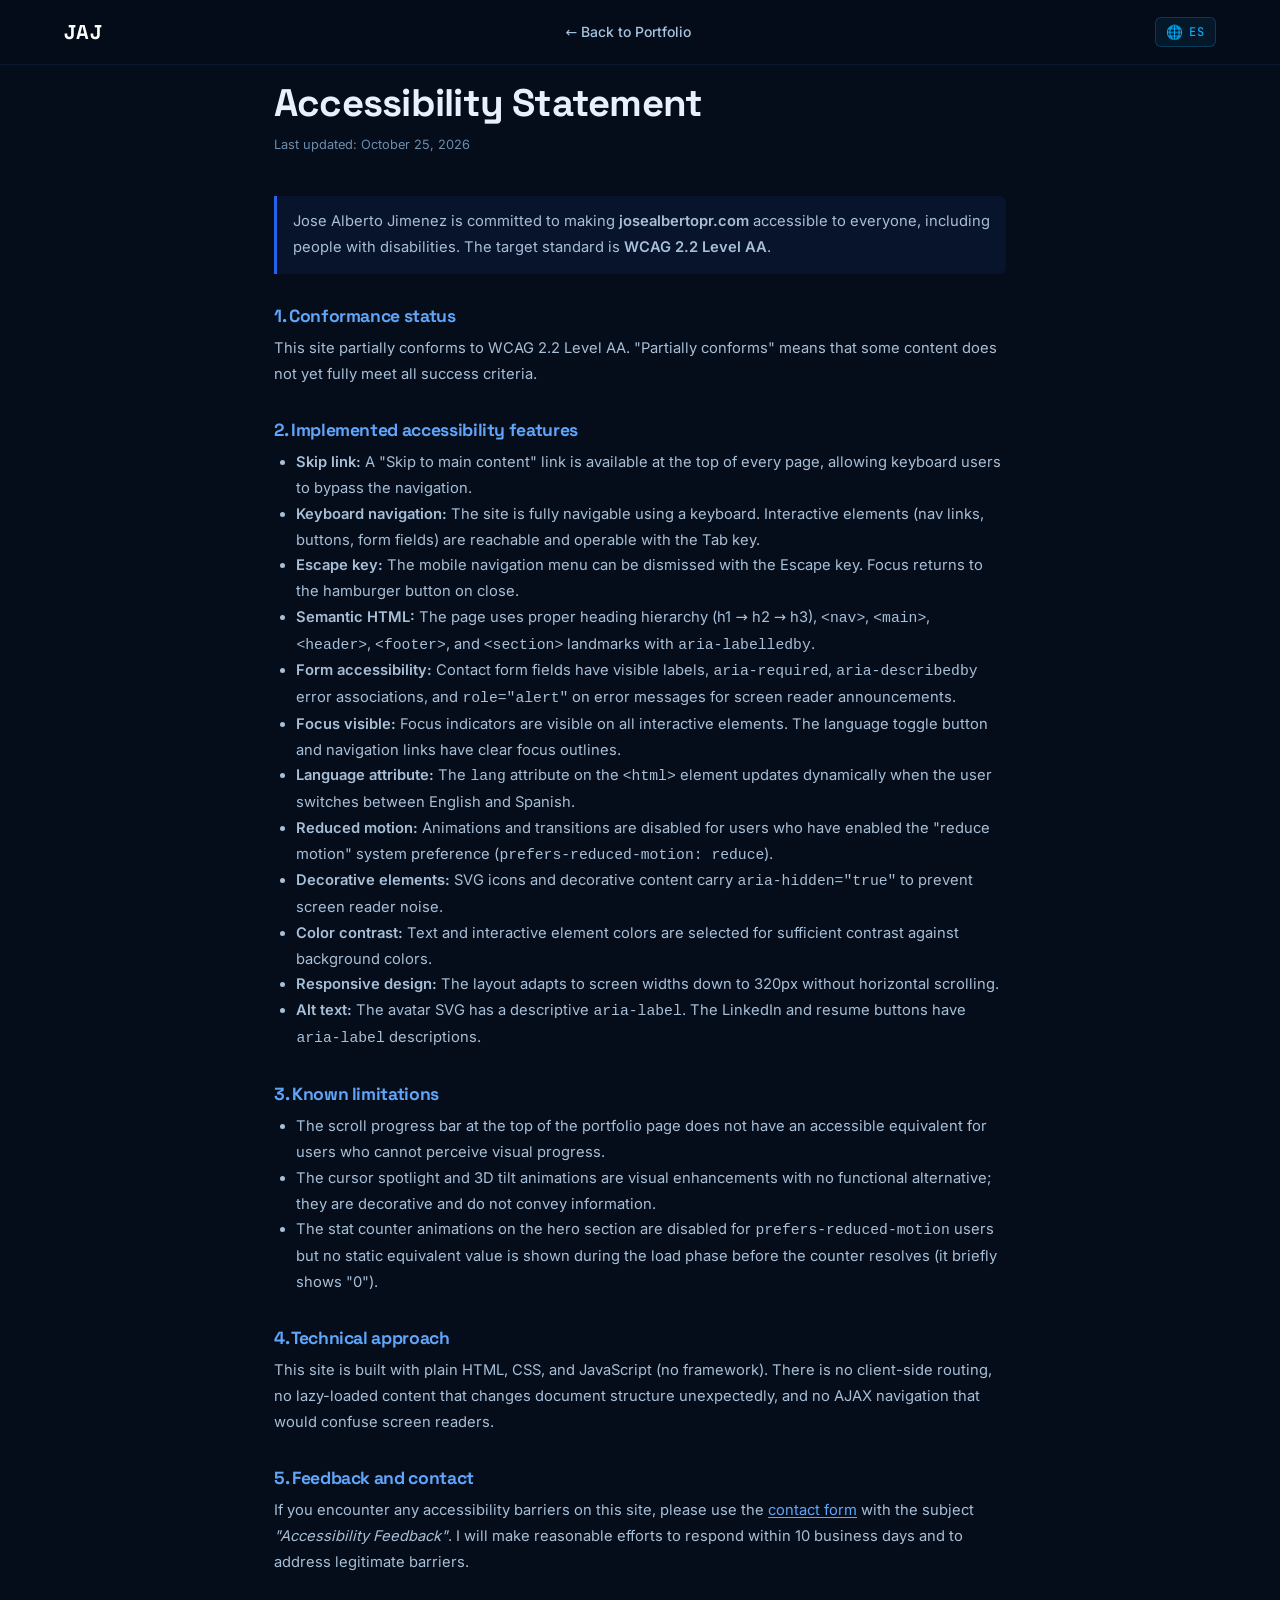
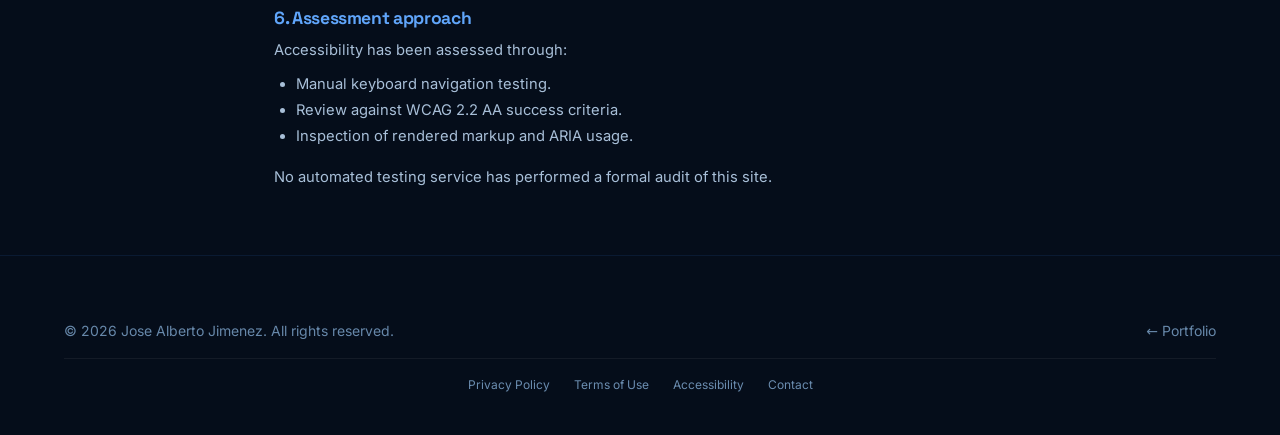
<file: accessibility.html>
<!DOCTYPE html>
<html lang="en" prefix="og: https://ogp.me/ns#">
<head>
  <meta charset="UTF-8" />
  <meta name="viewport" content="width=device-width, initial-scale=1.0" />
  <meta http-equiv="Content-Security-Policy" content="
    default-src 'none';
    script-src 'self';
    style-src 'self' 'unsafe-inline';
    font-src 'self';
    img-src 'self';
    connect-src 'self';
    base-uri 'self';
    form-action 'none';
  " />
  <meta name="referrer" content="strict-origin-when-cross-origin" />
  <title>Accessibility Statement | Jose Alberto Jimenez</title>
  <meta name="description" content="Accessibility Statement for josealbertopr.com: WCAG 2.2 AA target, implemented features, known limitations and how to report a barrier." />
  <meta name="robots" content="index, follow" />
  <link rel="canonical" href="https://josealbertopr.com/accessibility.html" />
  <meta property="og:type" content="website" />
  <meta property="og:title" content="Accessibility Statement | Jose Alberto Jimenez" />
  <meta property="og:description" content="Accessibility Statement for josealbertopr.com: WCAG 2.2 AA target, implemented features, known limitations and how to report a barrier." />
  <meta property="og:url" content="https://josealbertopr.com/accessibility.html" />
  <meta property="og:site_name" content="Jose Alberto Jimenez | IT Executive Portfolio" />
  <meta property="og:image" content="https://josealbertopr.com/og-image.jpg" />
  <meta name="twitter:card" content="summary_large_image" />
  <script type="application/ld+json">
  {
    "@context": "https://schema.org",
    "@type": "WebPage",
    "@id": "https://josealbertopr.com/accessibility.html#webpage",
    "url": "https://josealbertopr.com/accessibility.html",
    "name": "Accessibility Statement | Jose Alberto Jimenez",
    "description": "Accessibility Statement for josealbertopr.com: WCAG 2.2 AA target, implemented features, known limitations and how to report a barrier.",
    "inLanguage": [
      "en",
      "es"
    ],
    "isPartOf": {
      "@id": "https://josealbertopr.com/#website"
    },
    "breadcrumb": {
      "@type": "BreadcrumbList",
      "itemListElement": [
        {
          "@type": "ListItem",
          "position": 1,
          "name": "Home",
          "item": "https://josealbertopr.com/"
        },
        {
          "@type": "ListItem",
          "position": 2,
          "name": "Accessibility Statement",
          "item": "https://josealbertopr.com/accessibility.html"
        }
      ]
    }
  }
  </script>
  <link rel="preload" href="fonts/space-grotesk-latin-wght-normal.woff2" as="font" type="font/woff2" crossorigin />
  <link rel="preload" href="fonts/inter-latin-wght-normal.woff2" as="font" type="font/woff2" crossorigin />
  <link rel="preload" href="styles.css" as="style" />
  <link rel="stylesheet" href="styles.css" />
  <link rel="icon" href="favicon.svg" type="image/svg+xml" />
</head>
<body>

  <a class="skip-link" href="#main-content" id="skip-link-en">Skip to main content</a>

  <header class="nav" role="banner">
    <div class="nav__inner container">
      <a href="/" class="nav__logo" aria-label="Home, Jose Alberto Jimenez">JAJ</a>
      <nav aria-label="Site navigation">
        <ul class="nav__links">
          <li><a href="/" id="back-link">← Back to Portfolio</a></li>
        </ul>
      </nav>
      <button id="lang-toggle" class="nav__lang" aria-label="Switch to Spanish (ES)" title="Cambiar idioma / Switch language">
        <span class="nav__lang-icon" aria-hidden="true">🌐</span>
        <span class="nav__lang-label">ES</span>
      </button>
    </div>
  </header>

  <main id="main-content">
    <div class="legal-page">

      <!-- ENGLISH -->
      <article data-lang-block="en">
        <h1>Accessibility Statement</h1>
        <p class="legal-meta">Last updated: October 25, 2026</p>

        <div class="legal-highlight">
          <p>Jose Alberto Jimenez is committed to making <strong>josealbertopr.com</strong> accessible to everyone, including people with disabilities. The target standard is <strong>WCAG 2.2 Level AA</strong>.</p>
        </div>

        <h2>1. Conformance status</h2>
        <p>This site partially conforms to WCAG 2.2 Level AA. "Partially conforms" means that some content does not yet fully meet all success criteria.</p>

        <h2>2. Implemented accessibility features</h2>
        <ul>
          <li><strong>Skip link:</strong> A "Skip to main content" link is available at the top of every page, allowing keyboard users to bypass the navigation.</li>
          <li><strong>Keyboard navigation:</strong> The site is fully navigable using a keyboard. Interactive elements (nav links, buttons, form fields) are reachable and operable with the Tab key.</li>
          <li><strong>Escape key:</strong> The mobile navigation menu can be dismissed with the Escape key. Focus returns to the hamburger button on close.</li>
          <li><strong>Semantic HTML:</strong> The page uses proper heading hierarchy (h1 → h2 → h3), <code>&lt;nav&gt;</code>, <code>&lt;main&gt;</code>, <code>&lt;header&gt;</code>, <code>&lt;footer&gt;</code>, and <code>&lt;section&gt;</code> landmarks with <code>aria-labelledby</code>.</li>
          <li><strong>Form accessibility:</strong> Contact form fields have visible labels, <code>aria-required</code>, <code>aria-describedby</code> error associations, and <code>role="alert"</code> on error messages for screen reader announcements.</li>
          <li><strong>Focus visible:</strong> Focus indicators are visible on all interactive elements. The language toggle button and navigation links have clear focus outlines.</li>
          <li><strong>Language attribute:</strong> The <code>lang</code> attribute on the <code>&lt;html&gt;</code> element updates dynamically when the user switches between English and Spanish.</li>
          <li><strong>Reduced motion:</strong> Animations and transitions are disabled for users who have enabled the "reduce motion" system preference (<code>prefers-reduced-motion: reduce</code>).</li>
          <li><strong>Decorative elements:</strong> SVG icons and decorative content carry <code>aria-hidden="true"</code> to prevent screen reader noise.</li>
          <li><strong>Color contrast:</strong> Text and interactive element colors are selected for sufficient contrast against background colors.</li>
          <li><strong>Responsive design:</strong> The layout adapts to screen widths down to 320px without horizontal scrolling.</li>
          <li><strong>Alt text:</strong> The avatar SVG has a descriptive <code>aria-label</code>. The LinkedIn and resume buttons have <code>aria-label</code> descriptions.</li>
        </ul>

        <h2>3. Known limitations</h2>
        <ul>
          <li>The scroll progress bar at the top of the portfolio page does not have an accessible equivalent for users who cannot perceive visual progress.</li>
          <li>The cursor spotlight and 3D tilt animations are visual enhancements with no functional alternative; they are decorative and do not convey information.</li>
          <li>The stat counter animations on the hero section are disabled for <code>prefers-reduced-motion</code> users but no static equivalent value is shown during the load phase before the counter resolves (it briefly shows "0").</li>
        </ul>

        <h2>4. Technical approach</h2>
        <p>This site is built with plain HTML, CSS, and JavaScript (no framework). There is no client-side routing, no lazy-loaded content that changes document structure unexpectedly, and no AJAX navigation that would confuse screen readers.</p>

        <h2>5. Feedback and contact</h2>
        <p>If you encounter any accessibility barriers on this site, please use the <a href="/#contact">contact form</a> with the subject <em>"Accessibility Feedback"</em>. I will make reasonable efforts to respond within 10 business days and to address legitimate barriers.</p>

        <h2>6. Assessment approach</h2>
        <p>Accessibility has been assessed through:</p>
        <ul>
          <li>Manual keyboard navigation testing.</li>
          <li>Review against WCAG 2.2 AA success criteria.</li>
          <li>Inspection of rendered markup and ARIA usage.</li>
        </ul>
        <p>No automated testing service has performed a formal audit of this site.</p>
      </article>

      <!-- SPANISH -->
      <article data-lang-block="es" hidden>
        <h1>Declaración de Accesibilidad</h1>
        <p class="legal-meta">Última actualización: 25 de octubre de 2026</p>

        <div class="legal-highlight">
          <p>Jose Alberto Jimenez se compromete a que <strong>josealbertopr.com</strong> sea accesible para todas las personas, incluidas aquellas con discapacidades. El estándar objetivo es <strong>WCAG 2.2 Nivel AA</strong>.</p>
        </div>

        <h2>1. Estado de conformidad</h2>
        <p>Este sitio cumple parcialmente con WCAG 2.2 Nivel AA. "Cumple parcialmente" significa que parte del contenido aún no satisface todos los criterios de éxito.</p>

        <h2>2. Características de accesibilidad implementadas</h2>
        <ul>
          <li><strong>Enlace de salto:</strong> Un enlace "Saltar al contenido principal" aparece al inicio de cada página para que los usuarios de teclado puedan omitir la navegación.</li>
          <li><strong>Navegación por teclado:</strong> El sitio es completamente navegable con teclado. Los elementos interactivos son accesibles con la tecla Tab.</li>
          <li><strong>Tecla Escape:</strong> El menú de navegación móvil puede cerrarse con la tecla Escape. El foco regresa al botón hamburguesa al cerrarse.</li>
          <li><strong>HTML semántico:</strong> El sitio usa jerarquía de encabezados correcta, elementos <code>&lt;nav&gt;</code>, <code>&lt;main&gt;</code>, <code>&lt;header&gt;</code>, <code>&lt;footer&gt;</code> y <code>&lt;section&gt;</code> con <code>aria-labelledby</code>.</li>
          <li><strong>Accesibilidad del formulario:</strong> Los campos del formulario de contacto tienen etiquetas visibles, <code>aria-required</code>, asociaciones de error con <code>aria-describedby</code> y <code>role="alert"</code> en mensajes de error.</li>
          <li><strong>Foco visible:</strong> Los indicadores de foco son visibles en todos los elementos interactivos.</li>
          <li><strong>Atributo de idioma:</strong> El atributo <code>lang</code> del elemento <code>&lt;html&gt;</code> se actualiza dinámicamente al cambiar el idioma.</li>
          <li><strong>Movimiento reducido:</strong> Las animaciones se deshabilitan para usuarios con la preferencia de sistema "reducir movimiento" activada.</li>
          <li><strong>Elementos decorativos:</strong> Los íconos SVG y contenido decorativo tienen <code>aria-hidden="true"</code>.</li>
          <li><strong>Contraste de color:</strong> Los colores de texto y elementos interactivos tienen contraste suficiente con el fondo.</li>
          <li><strong>Diseño responsivo:</strong> El diseño se adapta a anchos de pantalla desde 320px sin desplazamiento horizontal.</li>
        </ul>

        <h2>3. Limitaciones conocidas</h2>
        <ul>
          <li>La barra de progreso de desplazamiento no tiene un equivalente accesible para usuarios que no pueden percibir el progreso visual.</li>
          <li>Las animaciones de cursor y tilt 3D son mejoras visuales decorativas que no transmiten información.</li>
          <li>Los contadores de estadísticas muestran "0" brevemente antes de resolverse para usuarios sin movimiento reducido.</li>
        </ul>

        <h2>4. Enfoque técnico</h2>
        <p>Este sitio está construido con HTML, CSS y JavaScript puros, sin framework ni navegación AJAX que pueda confundir a los lectores de pantalla.</p>

        <h2>5. Comentarios y contacto</h2>
        <p>Si encuentra barreras de accesibilidad en este sitio, use el <a href="/#contact">formulario de contacto</a> con el asunto <em>"Comentarios de Accesibilidad"</em>. Haré esfuerzos razonables para responder en un plazo de 10 días hábiles.</p>

        <h2>6. Método de evaluación</h2>
        <p>La accesibilidad ha sido evaluada mediante:</p>
        <ul>
          <li>Pruebas manuales de navegación por teclado.</li>
          <li>Revisión contra los criterios de éxito WCAG 2.2 AA.</li>
          <li>Inspección del marcado renderizado y el uso de ARIA.</li>
        </ul>
        <p>Ningún servicio de auditoría automatizado ha realizado una evaluación formal de este sitio.</p>
      </article>

    </div>
  </main>

  <footer class="footer" role="contentinfo">
    <div class="container">
      <div class="footer__inner">
        <p class="footer__copy">&copy; <span id="footer-year"></span> Jose Alberto Jimenez. <span id="footer-rights">All rights reserved.</span></p>
        <div class="footer__links">
          <a href="/" class="footer__link" id="footer-home">← Portfolio</a>
        </div>
      </div>
      <nav class="footer__legal" aria-label="Legal pages">
        <a href="privacy.html" id="legal-privacy">Privacy Policy</a>
        <a href="terms.html" id="legal-terms">Terms of Use</a>
        <a href="accessibility.html" id="legal-a11y">Accessibility</a>
        <a href="/#contact" id="legal-contact">Contact</a>
      </nav>
    </div>
  </footer>

  <script src="i18n.js"></script>
  <script src="legal.js"></script>
</body>
</html>
</file>
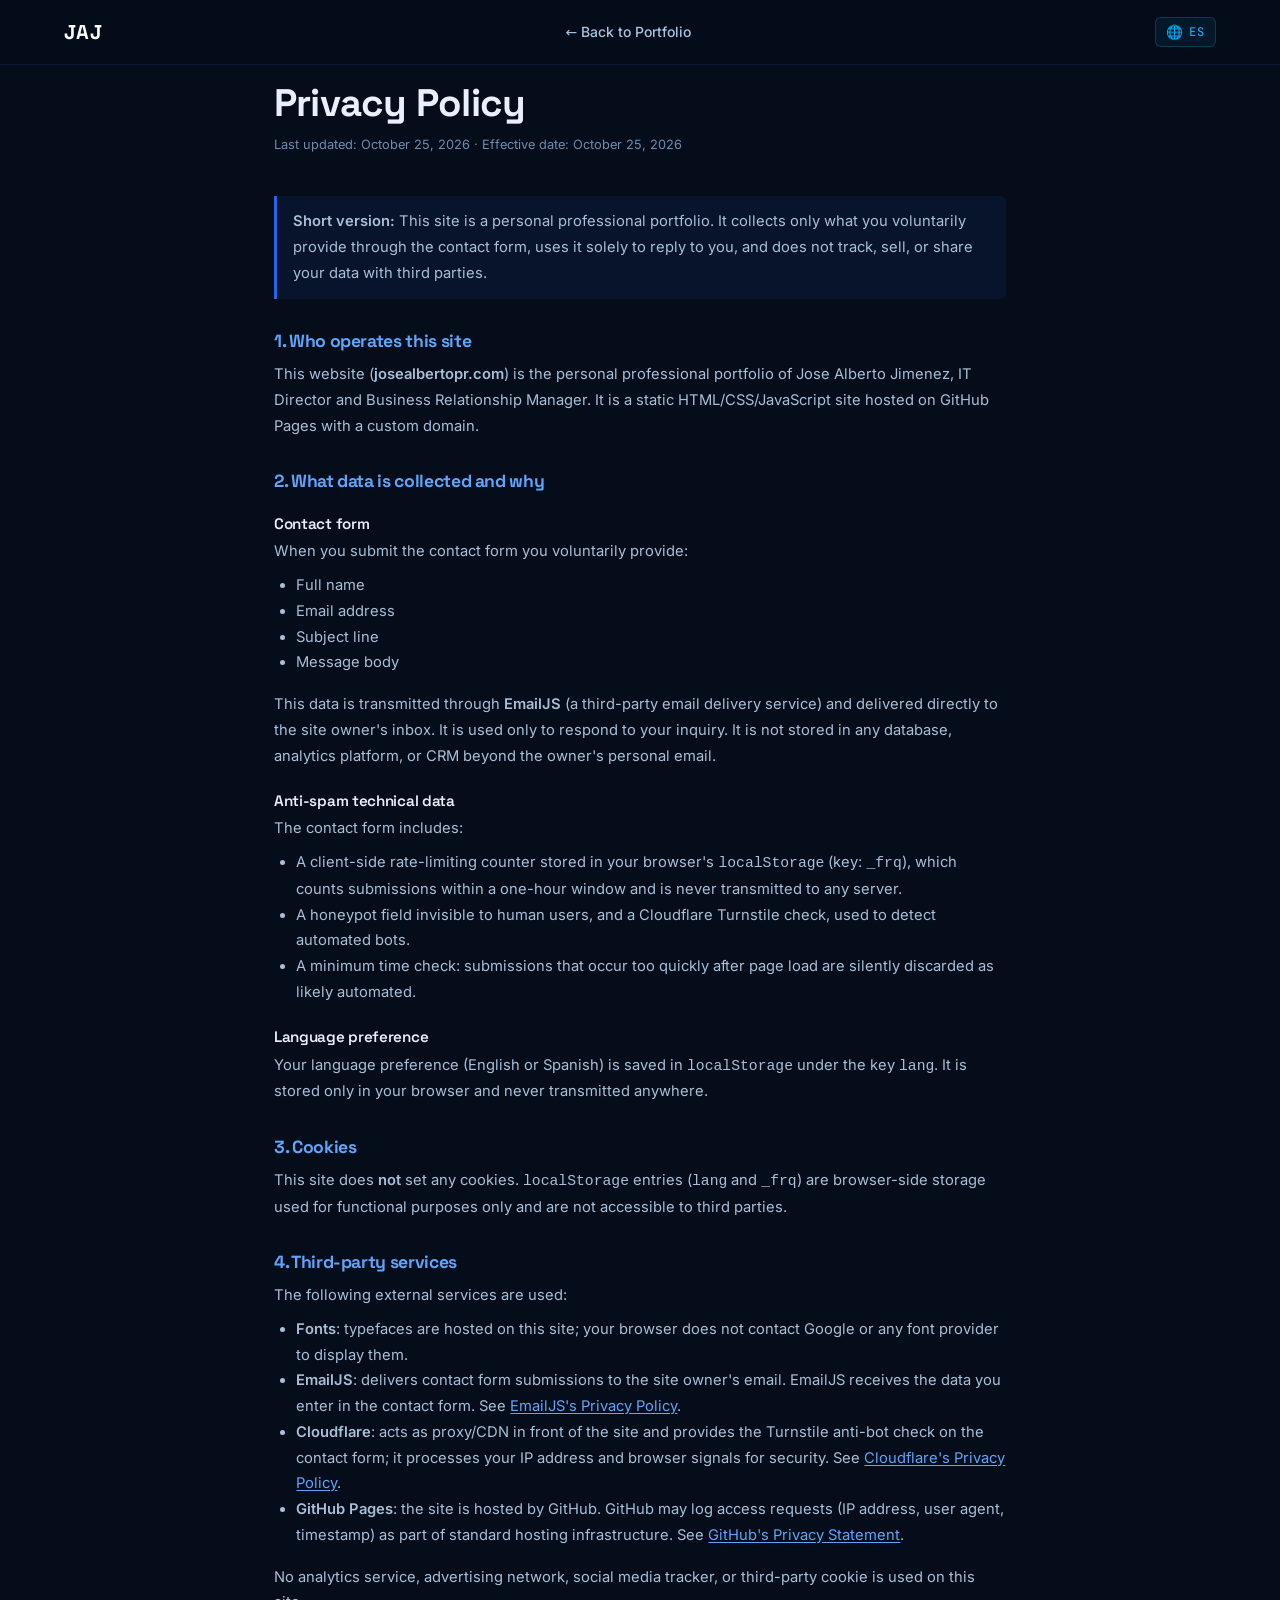
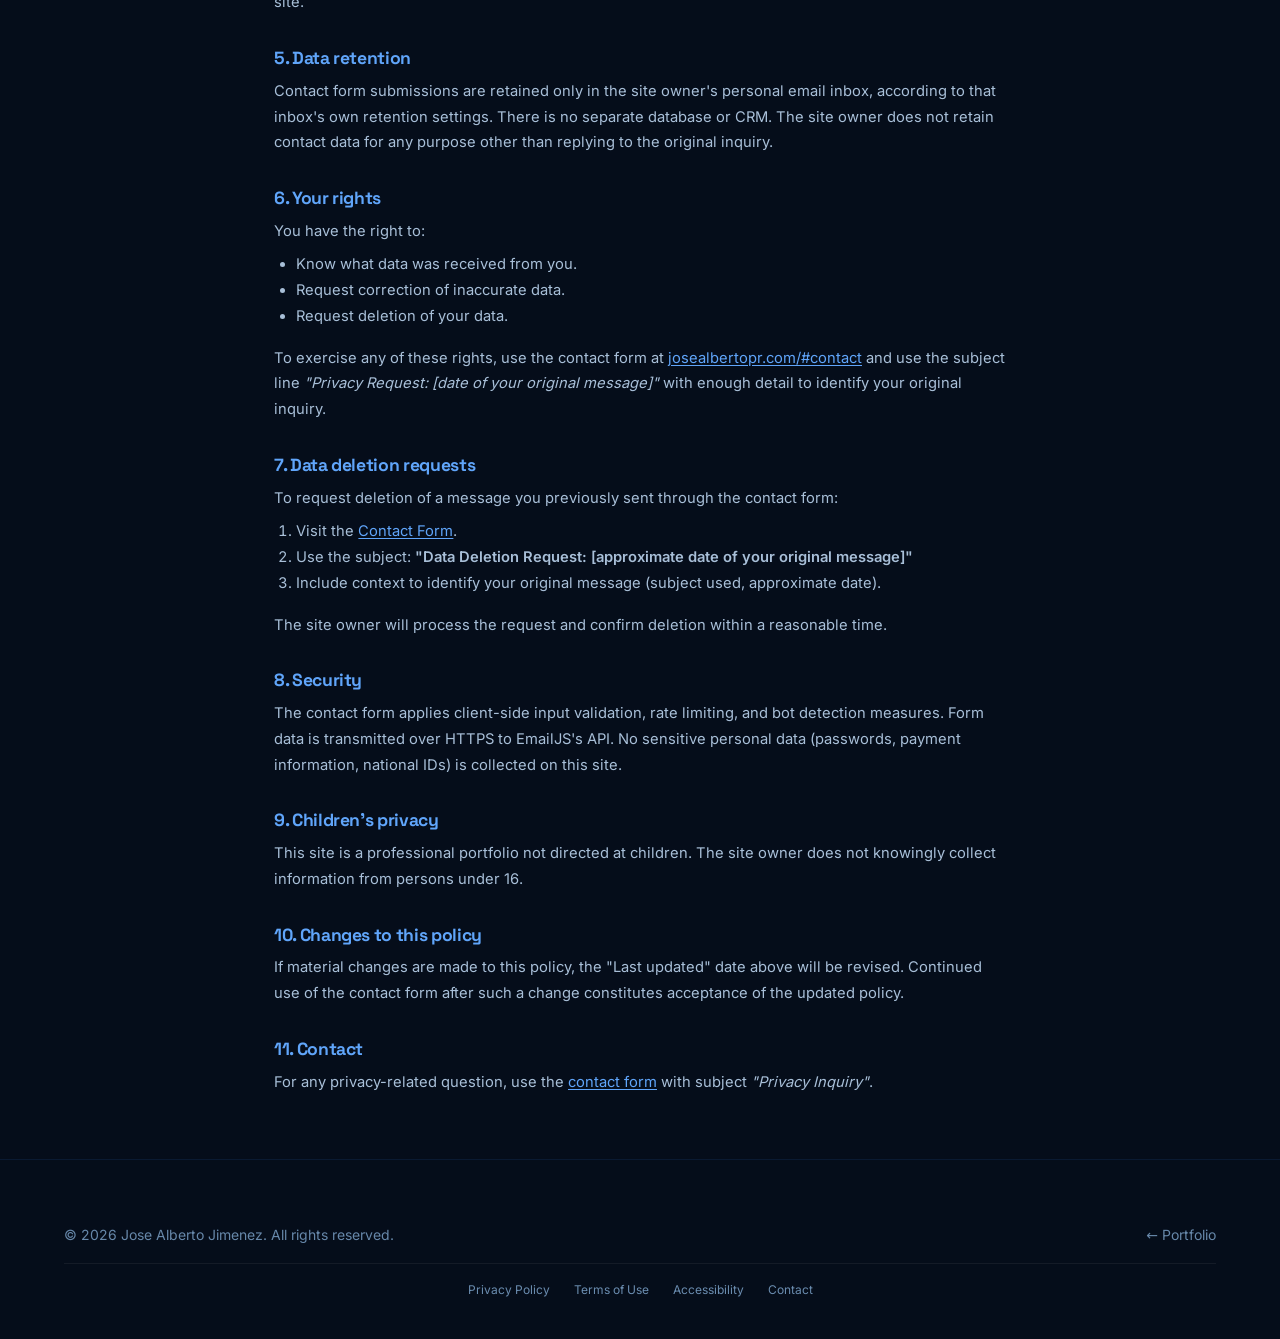
<file: privacy.html>
<!DOCTYPE html>
<html lang="en" prefix="og: https://ogp.me/ns#">
<head>
  <meta charset="UTF-8" />
  <meta name="viewport" content="width=device-width, initial-scale=1.0" />
  <meta http-equiv="Content-Security-Policy" content="
    default-src 'none';
    script-src 'self';
    style-src 'self' 'unsafe-inline';
    font-src 'self';
    img-src 'self';
    connect-src 'self';
    base-uri 'self';
    form-action 'none';
  " />
  <meta name="referrer" content="strict-origin-when-cross-origin" />
  <title>Privacy Policy | Jose Alberto Jimenez</title>
  <meta name="description" content="How josealbertopr.com handles contact-form data: what is collected, third-party services, retention, and how to request deletion." />
  <meta name="robots" content="index, follow" />
  <link rel="canonical" href="https://josealbertopr.com/privacy.html" />
  <meta property="og:type" content="website" />
  <meta property="og:title" content="Privacy Policy | Jose Alberto Jimenez" />
  <meta property="og:description" content="How josealbertopr.com handles contact-form data: what is collected, third-party services, retention, and how to request deletion." />
  <meta property="og:url" content="https://josealbertopr.com/privacy.html" />
  <meta property="og:site_name" content="Jose Alberto Jimenez | IT Executive Portfolio" />
  <meta property="og:image" content="https://josealbertopr.com/og-image.jpg" />
  <meta name="twitter:card" content="summary_large_image" />
  <script type="application/ld+json">
  {
    "@context": "https://schema.org",
    "@type": "WebPage",
    "@id": "https://josealbertopr.com/privacy.html#webpage",
    "url": "https://josealbertopr.com/privacy.html",
    "name": "Privacy Policy | Jose Alberto Jimenez",
    "description": "How josealbertopr.com handles contact-form data: what is collected, third-party services, retention, and how to request deletion.",
    "inLanguage": [
      "en",
      "es"
    ],
    "isPartOf": {
      "@id": "https://josealbertopr.com/#website"
    },
    "breadcrumb": {
      "@type": "BreadcrumbList",
      "itemListElement": [
        {
          "@type": "ListItem",
          "position": 1,
          "name": "Home",
          "item": "https://josealbertopr.com/"
        },
        {
          "@type": "ListItem",
          "position": 2,
          "name": "Privacy Policy",
          "item": "https://josealbertopr.com/privacy.html"
        }
      ]
    }
  }
  </script>
  <link rel="preload" href="fonts/space-grotesk-latin-wght-normal.woff2" as="font" type="font/woff2" crossorigin />
  <link rel="preload" href="fonts/inter-latin-wght-normal.woff2" as="font" type="font/woff2" crossorigin />
  <link rel="preload" href="styles.css" as="style" />
  <link rel="stylesheet" href="styles.css" />
  <link rel="icon" href="favicon.svg" type="image/svg+xml" />
</head>
<body>

  <a class="skip-link" href="#main-content" id="skip-link-en">Skip to main content</a>

  <header class="nav" role="banner">
    <div class="nav__inner container">
      <a href="/" class="nav__logo" aria-label="Home, Jose Alberto Jimenez">JAJ</a>
      <nav aria-label="Site navigation">
        <ul class="nav__links">
          <li><a href="/" id="back-link">← Back to Portfolio</a></li>
        </ul>
      </nav>
      <button id="lang-toggle" class="nav__lang" aria-label="Switch to Spanish (ES)" title="Cambiar idioma / Switch language">
        <span class="nav__lang-icon" aria-hidden="true">🌐</span>
        <span class="nav__lang-label">ES</span>
      </button>
    </div>
  </header>

  <main id="main-content">
    <div class="legal-page">

      <!-- ENGLISH -->
      <article data-lang-block="en">
        <h1>Privacy Policy</h1>
        <p class="legal-meta">Last updated: October 25, 2026 · Effective date: October 25, 2026</p>

        <div class="legal-highlight">
          <p><strong>Short version:</strong> This site is a personal professional portfolio. It collects only what you voluntarily provide through the contact form, uses it solely to reply to you, and does not track, sell, or share your data with third parties.</p>
        </div>

        <h2>1. Who operates this site</h2>
        <p>This website (<strong>josealbertopr.com</strong>) is the personal professional portfolio of Jose Alberto Jimenez, IT Director and Business Relationship Manager. It is a static HTML/CSS/JavaScript site hosted on GitHub Pages with a custom domain.</p>

        <h2>2. What data is collected and why</h2>
        <h3>Contact form</h3>
        <p>When you submit the contact form you voluntarily provide:</p>
        <ul>
          <li>Full name</li>
          <li>Email address</li>
          <li>Subject line</li>
          <li>Message body</li>
        </ul>
        <p>This data is transmitted through <strong>EmailJS</strong> (a third-party email delivery service) and delivered directly to the site owner's inbox. It is used only to respond to your inquiry. It is not stored in any database, analytics platform, or CRM beyond the owner's personal email.</p>

        <h3>Anti-spam technical data</h3>
        <p>The contact form includes:</p>
        <ul>
          <li>A client-side rate-limiting counter stored in your browser's <code>localStorage</code> (key: <code>_frq</code>), which counts submissions within a one-hour window and is never transmitted to any server.</li>
          <li>A honeypot field invisible to human users, and a Cloudflare Turnstile check, used to detect automated bots.</li>
          <li>A minimum time check: submissions that occur too quickly after page load are silently discarded as likely automated.</li>
        </ul>

        <h3>Language preference</h3>
        <p>Your language preference (English or Spanish) is saved in <code>localStorage</code> under the key <code>lang</code>. It is stored only in your browser and never transmitted anywhere.</p>

        <h2>3. Cookies</h2>
        <p>This site does <strong>not</strong> set any cookies. <code>localStorage</code> entries (<code>lang</code> and <code>_frq</code>) are browser-side storage used for functional purposes only and are not accessible to third parties.</p>

        <h2>4. Third-party services</h2>
        <p>The following external services are used:</p>
        <ul>
          <li><strong>Fonts</strong>: typefaces are hosted on this site; your browser does not contact Google or any font provider to display them.</li>
          <li><strong>EmailJS</strong>: delivers contact form submissions to the site owner's email. EmailJS receives the data you enter in the contact form. See <a href="https://www.emailjs.com/legal/privacy-policy/" target="_blank" rel="noopener noreferrer">EmailJS's Privacy Policy</a>.</li>
          <li><strong>Cloudflare</strong>: acts as proxy/CDN in front of the site and provides the Turnstile anti-bot check on the contact form; it processes your IP address and browser signals for security. See <a href="https://www.cloudflare.com/privacypolicy/" target="_blank" rel="noopener noreferrer">Cloudflare's Privacy Policy</a>.</li>
          <li><strong>GitHub Pages</strong>: the site is hosted by GitHub. GitHub may log access requests (IP address, user agent, timestamp) as part of standard hosting infrastructure. See <a href="https://docs.github.com/en/site-policy/privacy-policies/github-general-privacy-statement" target="_blank" rel="noopener noreferrer">GitHub's Privacy Statement</a>.</li>
        </ul>
        <p>No analytics service, advertising network, social media tracker, or third-party cookie is used on this site.</p>

        <h2>5. Data retention</h2>
        <p>Contact form submissions are retained only in the site owner's personal email inbox, according to that inbox's own retention settings. There is no separate database or CRM. The site owner does not retain contact data for any purpose other than replying to the original inquiry.</p>

        <h2>6. Your rights</h2>
        <p>You have the right to:</p>
        <ul>
          <li>Know what data was received from you.</li>
          <li>Request correction of inaccurate data.</li>
          <li>Request deletion of your data.</li>
        </ul>
        <p>To exercise any of these rights, use the contact form at <a href="/#contact">josealbertopr.com/#contact</a> and use the subject line <em>"Privacy Request: [date of your original message]"</em> with enough detail to identify your original inquiry.</p>

        <h2 id="data-deletion">7. Data deletion requests</h2>
        <p>To request deletion of a message you previously sent through the contact form:</p>
        <ol>
          <li>Visit the <a href="/#contact">Contact Form</a>.</li>
          <li>Use the subject: <strong>"Data Deletion Request: [approximate date of your original message]"</strong></li>
          <li>Include context to identify your original message (subject used, approximate date).</li>
        </ol>
        <p>The site owner will process the request and confirm deletion within a reasonable time.</p>

        <h2>8. Security</h2>
        <p>The contact form applies client-side input validation, rate limiting, and bot detection measures. Form data is transmitted over HTTPS to EmailJS's API. No sensitive personal data (passwords, payment information, national IDs) is collected on this site.</p>

        <h2>9. Children's privacy</h2>
        <p>This site is a professional portfolio not directed at children. The site owner does not knowingly collect information from persons under 16.</p>

        <h2>10. Changes to this policy</h2>
        <p>If material changes are made to this policy, the "Last updated" date above will be revised. Continued use of the contact form after such a change constitutes acceptance of the updated policy.</p>

        <h2>11. Contact</h2>
        <p>For any privacy-related question, use the <a href="/#contact">contact form</a> with subject <em>"Privacy Inquiry"</em>.</p>
      </article>

      <!-- SPANISH -->
      <article data-lang-block="es" hidden>
        <h1>Política de Privacidad</h1>
        <p class="legal-meta">Última actualización: 25 de octubre de 2026 · Fecha de vigencia: 25 de octubre de 2026</p>

        <div class="legal-highlight">
          <p><strong>Versión resumida:</strong> Este sitio es un portafolio profesional personal. Solo recopila lo que usted proporciona voluntariamente a través del formulario de contacto, lo usa únicamente para responder a su consulta y no rastrea, vende ni comparte sus datos con terceros.</p>
        </div>

        <h2>1. Quién opera este sitio</h2>
        <p>Este sitio web (<strong>josealbertopr.com</strong>) es el portafolio profesional personal de Jose Alberto Jimenez, Director de TI y Gerente de Relaciones de Negocio. Es un sitio estático de HTML/CSS/JavaScript alojado en GitHub Pages con dominio personalizado.</p>

        <h2>2. Qué datos se recopilan y por qué</h2>
        <h3>Formulario de contacto</h3>
        <p>Al enviar el formulario de contacto, usted proporciona voluntariamente:</p>
        <ul>
          <li>Nombre completo</li>
          <li>Correo electrónico</li>
          <li>Asunto</li>
          <li>Cuerpo del mensaje</li>
        </ul>
        <p>Estos datos se transmiten a través de <strong>EmailJS</strong> (un servicio de entrega de correo electrónico de terceros) y se entregan directamente a la bandeja del propietario del sitio. Se usan únicamente para responder a su consulta. No se almacenan en ninguna base de datos, plataforma de análisis ni CRM más allá del correo personal del propietario.</p>

        <h3>Datos técnicos anti-spam</h3>
        <p>El formulario de contacto incluye:</p>
        <ul>
          <li>Un contador de limitación de velocidad del lado del cliente almacenado en el <code>localStorage</code> de su navegador (clave: <code>_frq</code>), que cuenta envíos en una ventana de una hora y nunca se transmite a ningún servidor.</li>
          <li>Un campo honeypot invisible para los usuarios humanos, utilizado para detectar bots automatizados.</li>
          <li>Una verificación de tiempo mínimo: los envíos que ocurren demasiado rápido después de cargar la página se descartan silenciosamente.</li>
        </ul>

        <h3>Preferencia de idioma</h3>
        <p>Su preferencia de idioma (inglés o español) se guarda en <code>localStorage</code> bajo la clave <code>lang</code>. Se almacena solo en su navegador y nunca se transmite a ningún lugar.</p>

        <h2>3. Cookies</h2>
        <p>Este sitio <strong>no</strong> establece ninguna cookie. Las entradas de <code>localStorage</code> (<code>lang</code> y <code>_frq</code>) son almacenamiento del lado del navegador para propósitos funcionales y no son accesibles a terceros.</p>

        <h2>4. Servicios de terceros</h2>
        <p>Se utilizan los siguientes servicios externos:</p>
        <ul>
          <li><strong>Fuentes</strong>: las tipografías se alojan en este sitio; su navegador no contacta a Google ni a otro proveedor de fuentes para mostrarlas.</li>
          <li><strong>EmailJS</strong>: entrega los envíos del formulario de contacto al correo del propietario. EmailJS recibe los datos que usted ingresa en el formulario. Ver la <a href="https://www.emailjs.com/legal/privacy-policy/" target="_blank" rel="noopener noreferrer">Política de Privacidad de EmailJS</a>.</li>
          <li><strong>Cloudflare</strong>: actúa como proxy/CDN delante del sitio y ofrece la verificación anti-bots Turnstile en el formulario; procesa su dirección IP y señales del navegador por seguridad. Ver la <a href="https://www.cloudflare.com/privacypolicy/" target="_blank" rel="noopener noreferrer">Política de Privacidad de Cloudflare</a>.</li>
          <li><strong>GitHub Pages</strong>: el sitio está alojado por GitHub. GitHub puede registrar solicitudes de acceso como parte de la infraestructura estándar. Ver la <a href="https://docs.github.com/en/site-policy/privacy-policies/github-general-privacy-statement" target="_blank" rel="noopener noreferrer">Declaración de Privacidad de GitHub</a>.</li>
        </ul>
        <p>No se utiliza ningún servicio de analítica, red publicitaria, rastreador de redes sociales ni cookie de terceros.</p>

        <h2>5. Retención de datos</h2>
        <p>Los envíos del formulario de contacto se conservan únicamente en la bandeja de correo personal del propietario. No existe ninguna base de datos ni CRM separados. El propietario no retiene los datos de contacto para ningún propósito ajeno a responder a la consulta original.</p>

        <h2>6. Sus derechos</h2>
        <p>Usted tiene derecho a:</p>
        <ul>
          <li>Saber qué datos se recibieron de su parte.</li>
          <li>Solicitar la corrección de datos inexactos.</li>
          <li>Solicitar la eliminación de sus datos.</li>
        </ul>
        <p>Para ejercer cualquiera de estos derechos, use el formulario de contacto en <a href="/#contact">josealbertopr.com/#contact</a> con el asunto <em>"Solicitud de Privacidad: [fecha de su mensaje original]"</em>.</p>

        <h2 id="data-deletion">7. Solicitudes de eliminación de datos</h2>
        <p>Para solicitar la eliminación de un mensaje enviado previamente a través del formulario de contacto:</p>
        <ol>
          <li>Visite el <a href="/#contact">Formulario de Contacto</a>.</li>
          <li>Use el asunto: <strong>"Solicitud de Eliminación de Datos: [fecha aproximada de su mensaje original]"</strong></li>
          <li>Incluya contexto para identificar su mensaje original (asunto utilizado, fecha aproximada).</li>
        </ol>
        <p>El propietario del sitio procesará la solicitud y confirmará la eliminación en un tiempo razonable.</p>

        <h2>8. Seguridad</h2>
        <p>El formulario de contacto aplica validación del lado del cliente, limitación de velocidad y medidas de detección de bots. Los datos del formulario se transmiten por HTTPS a la API de EmailJS. No se recopilan datos personales sensibles (contraseñas, información de pago, documentos de identidad).</p>

        <h2>9. Privacidad de menores</h2>
        <p>Este sitio es un portafolio profesional no dirigido a menores. El propietario no recopila intencionalmente información de personas menores de 16 años.</p>

        <h2>10. Cambios a esta política</h2>
        <p>Si se realizan cambios materiales, se actualizará la fecha "Última actualización" al inicio. El uso continuado del formulario de contacto constituye aceptación de la política actualizada.</p>

        <h2>11. Contacto</h2>
        <p>Para cualquier consulta relacionada con privacidad, use el <a href="/#contact">formulario de contacto</a> con el asunto <em>"Consulta de Privacidad"</em>.</p>
      </article>

    </div>
  </main>

  <footer class="footer" role="contentinfo">
    <div class="container">
      <div class="footer__inner">
        <p class="footer__copy">&copy; <span id="footer-year"></span> Jose Alberto Jimenez. <span id="footer-rights">All rights reserved.</span></p>
        <div class="footer__links">
          <a href="/" class="footer__link" id="footer-home">← Portfolio</a>
        </div>
      </div>
      <nav class="footer__legal" aria-label="Legal pages">
        <a href="privacy.html" id="legal-privacy">Privacy Policy</a>
        <a href="terms.html" id="legal-terms">Terms of Use</a>
        <a href="accessibility.html" id="legal-a11y">Accessibility</a>
        <a href="/#contact" id="legal-contact">Contact</a>
      </nav>
    </div>
  </footer>

  <script src="i18n.js"></script>
  <script src="legal.js"></script>
</body>
</html>
</file>
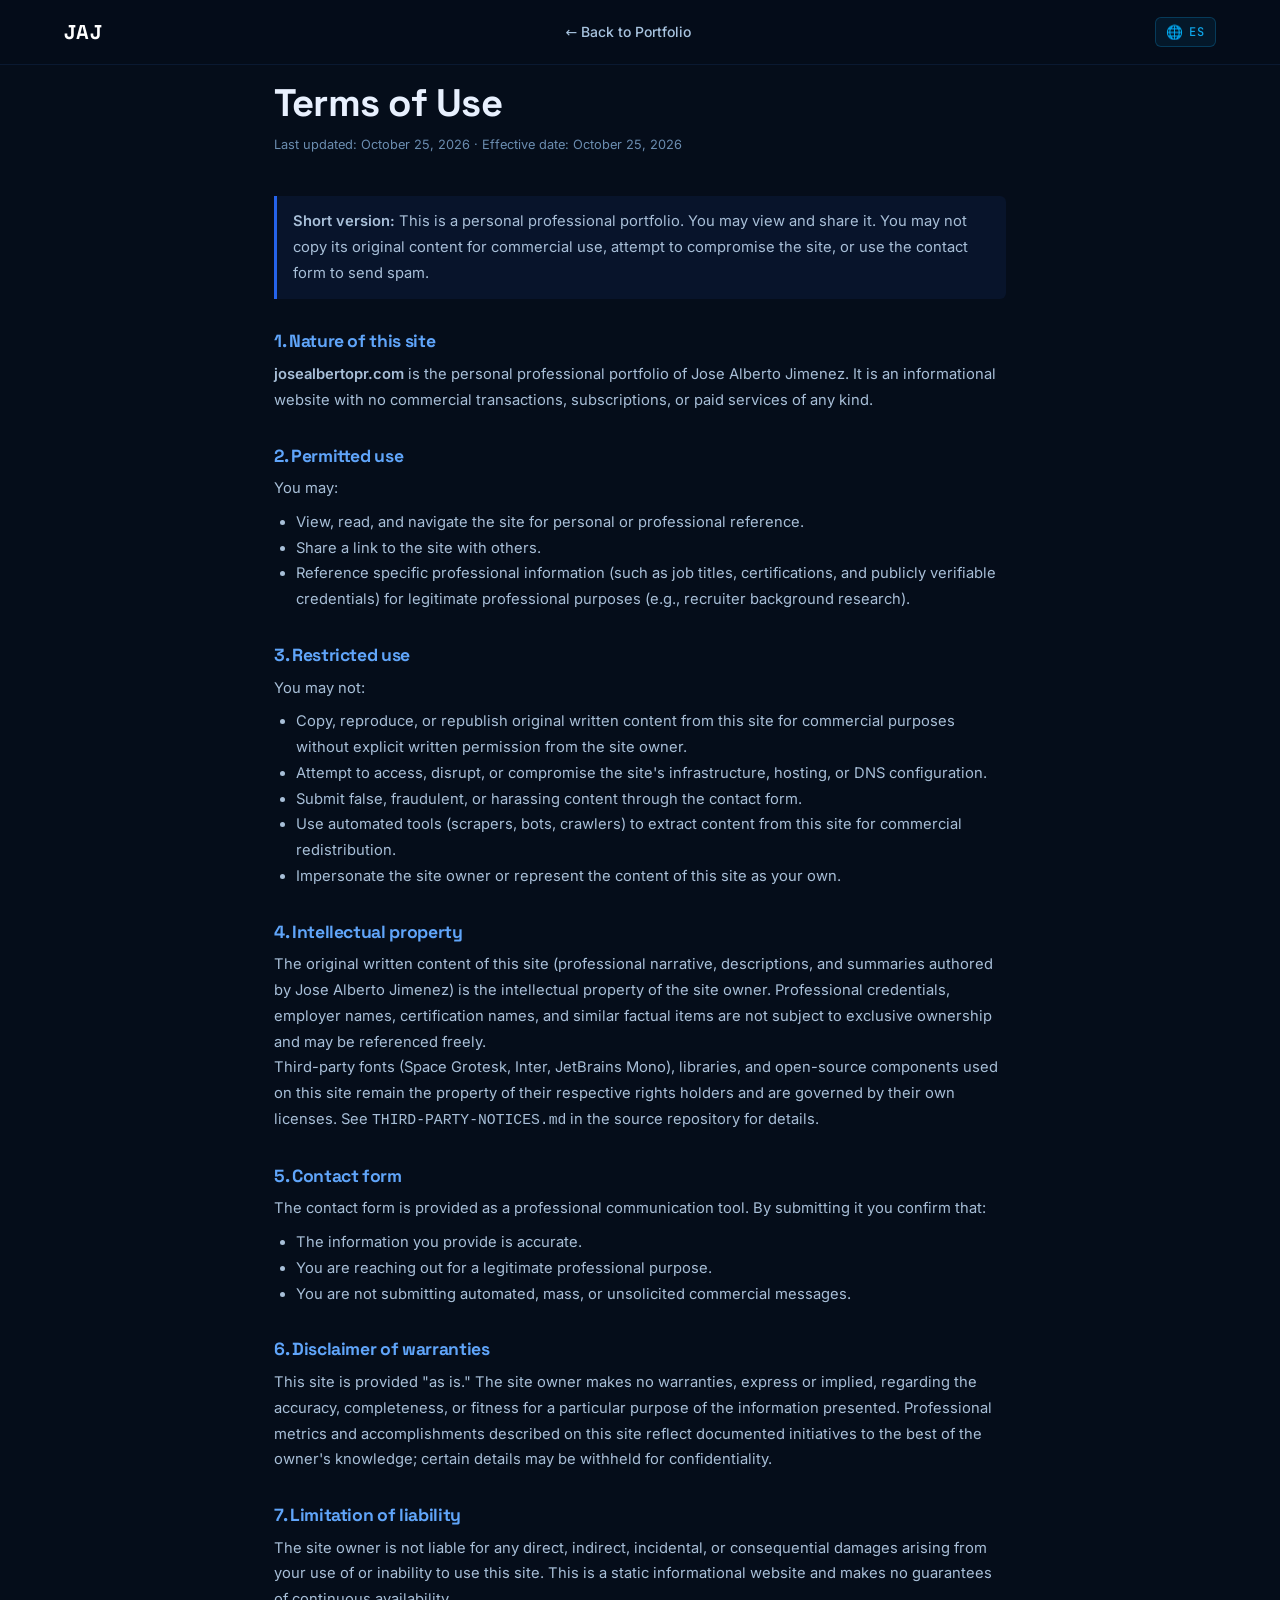
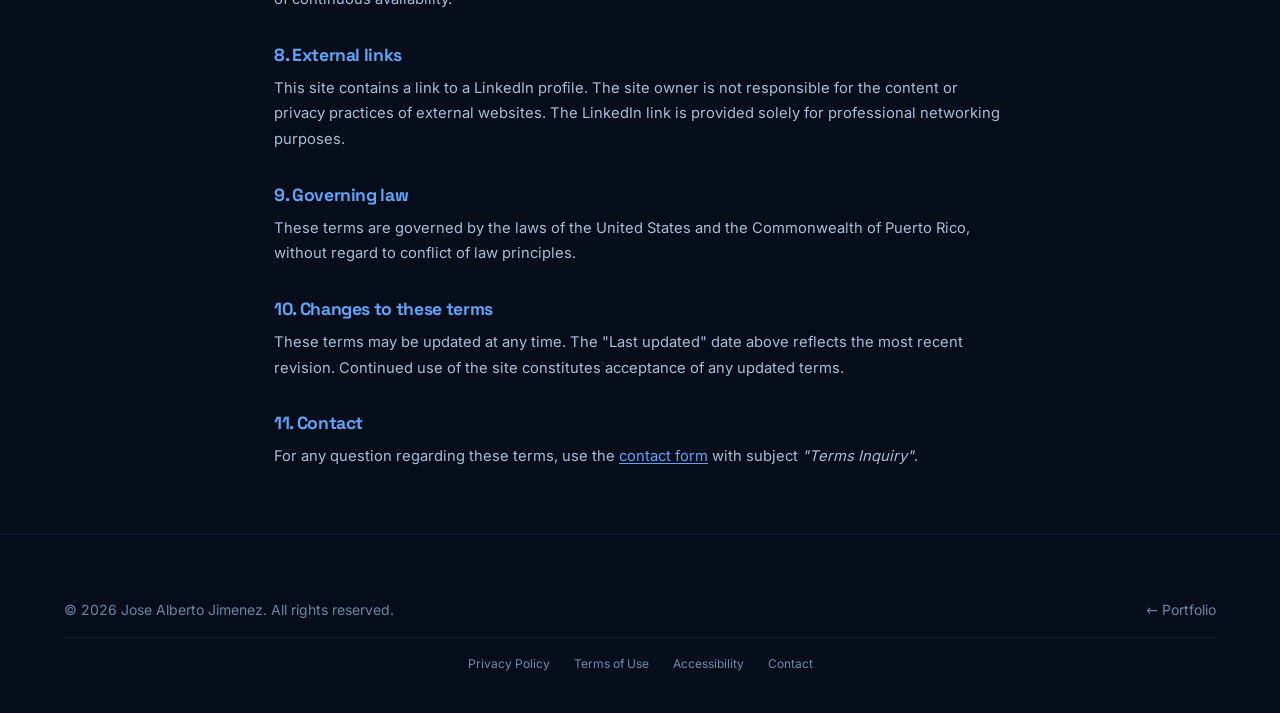
<file: terms.html>
<!DOCTYPE html>
<html lang="en" prefix="og: https://ogp.me/ns#">
<head>
  <meta charset="UTF-8" />
  <meta name="viewport" content="width=device-width, initial-scale=1.0" />
  <meta http-equiv="Content-Security-Policy" content="
    default-src 'none';
    script-src 'self';
    style-src 'self' 'unsafe-inline';
    font-src 'self';
    img-src 'self';
    connect-src 'self';
    base-uri 'self';
    form-action 'none';
  " />
  <meta name="referrer" content="strict-origin-when-cross-origin" />
  <title>Terms of Use | Jose Alberto Jimenez</title>
  <meta name="description" content="Terms of Use for josealbertopr.com, the personal professional portfolio of Jose Alberto Jimenez: permitted use, intellectual property and disclaimers." />
  <meta name="robots" content="index, follow" />
  <link rel="canonical" href="https://josealbertopr.com/terms.html" />
  <meta property="og:type" content="website" />
  <meta property="og:title" content="Terms of Use | Jose Alberto Jimenez" />
  <meta property="og:description" content="Terms of Use for josealbertopr.com, the personal professional portfolio of Jose Alberto Jimenez: permitted use, intellectual property and disclaimers." />
  <meta property="og:url" content="https://josealbertopr.com/terms.html" />
  <meta property="og:site_name" content="Jose Alberto Jimenez | IT Executive Portfolio" />
  <meta property="og:image" content="https://josealbertopr.com/og-image.jpg" />
  <meta name="twitter:card" content="summary_large_image" />
  <script type="application/ld+json">
  {
    "@context": "https://schema.org",
    "@type": "WebPage",
    "@id": "https://josealbertopr.com/terms.html#webpage",
    "url": "https://josealbertopr.com/terms.html",
    "name": "Terms of Use | Jose Alberto Jimenez",
    "description": "Terms of Use for josealbertopr.com, the personal professional portfolio of Jose Alberto Jimenez: permitted use, intellectual property and disclaimers.",
    "inLanguage": [
      "en",
      "es"
    ],
    "isPartOf": {
      "@id": "https://josealbertopr.com/#website"
    },
    "breadcrumb": {
      "@type": "BreadcrumbList",
      "itemListElement": [
        {
          "@type": "ListItem",
          "position": 1,
          "name": "Home",
          "item": "https://josealbertopr.com/"
        },
        {
          "@type": "ListItem",
          "position": 2,
          "name": "Terms of Use",
          "item": "https://josealbertopr.com/terms.html"
        }
      ]
    }
  }
  </script>
  <link rel="preload" href="fonts/space-grotesk-latin-wght-normal.woff2" as="font" type="font/woff2" crossorigin />
  <link rel="preload" href="fonts/inter-latin-wght-normal.woff2" as="font" type="font/woff2" crossorigin />
  <link rel="preload" href="styles.css" as="style" />
  <link rel="stylesheet" href="styles.css" />
  <link rel="icon" href="favicon.svg" type="image/svg+xml" />
</head>
<body>

  <a class="skip-link" href="#main-content" id="skip-link-en">Skip to main content</a>

  <header class="nav" role="banner">
    <div class="nav__inner container">
      <a href="/" class="nav__logo" aria-label="Home, Jose Alberto Jimenez">JAJ</a>
      <nav aria-label="Site navigation">
        <ul class="nav__links">
          <li><a href="/" id="back-link">← Back to Portfolio</a></li>
        </ul>
      </nav>
      <button id="lang-toggle" class="nav__lang" aria-label="Switch to Spanish (ES)" title="Cambiar idioma / Switch language">
        <span class="nav__lang-icon" aria-hidden="true">🌐</span>
        <span class="nav__lang-label">ES</span>
      </button>
    </div>
  </header>

  <main id="main-content">
    <div class="legal-page">

      <!-- ENGLISH -->
      <article data-lang-block="en">
        <h1>Terms of Use</h1>
        <p class="legal-meta">Last updated: October 25, 2026 · Effective date: October 25, 2026</p>

        <div class="legal-highlight">
          <p><strong>Short version:</strong> This is a personal professional portfolio. You may view and share it. You may not copy its original content for commercial use, attempt to compromise the site, or use the contact form to send spam.</p>
        </div>

        <h2>1. Nature of this site</h2>
        <p><strong>josealbertopr.com</strong> is the personal professional portfolio of Jose Alberto Jimenez. It is an informational website with no commercial transactions, subscriptions, or paid services of any kind.</p>

        <h2>2. Permitted use</h2>
        <p>You may:</p>
        <ul>
          <li>View, read, and navigate the site for personal or professional reference.</li>
          <li>Share a link to the site with others.</li>
          <li>Reference specific professional information (such as job titles, certifications, and publicly verifiable credentials) for legitimate professional purposes (e.g., recruiter background research).</li>
        </ul>

        <h2>3. Restricted use</h2>
        <p>You may not:</p>
        <ul>
          <li>Copy, reproduce, or republish original written content from this site for commercial purposes without explicit written permission from the site owner.</li>
          <li>Attempt to access, disrupt, or compromise the site's infrastructure, hosting, or DNS configuration.</li>
          <li>Submit false, fraudulent, or harassing content through the contact form.</li>
          <li>Use automated tools (scrapers, bots, crawlers) to extract content from this site for commercial redistribution.</li>
          <li>Impersonate the site owner or represent the content of this site as your own.</li>
        </ul>

        <h2>4. Intellectual property</h2>
        <p>The original written content of this site (professional narrative, descriptions, and summaries authored by Jose Alberto Jimenez) is the intellectual property of the site owner. Professional credentials, employer names, certification names, and similar factual items are not subject to exclusive ownership and may be referenced freely.</p>
        <p>Third-party fonts (Space Grotesk, Inter, JetBrains Mono), libraries, and open-source components used on this site remain the property of their respective rights holders and are governed by their own licenses. See <code>THIRD-PARTY-NOTICES.md</code> in the source repository for details.</p>

        <h2>5. Contact form</h2>
        <p>The contact form is provided as a professional communication tool. By submitting it you confirm that:</p>
        <ul>
          <li>The information you provide is accurate.</li>
          <li>You are reaching out for a legitimate professional purpose.</li>
          <li>You are not submitting automated, mass, or unsolicited commercial messages.</li>
        </ul>

        <h2>6. Disclaimer of warranties</h2>
        <p>This site is provided "as is." The site owner makes no warranties, express or implied, regarding the accuracy, completeness, or fitness for a particular purpose of the information presented. Professional metrics and accomplishments described on this site reflect documented initiatives to the best of the owner's knowledge; certain details may be withheld for confidentiality.</p>

        <h2>7. Limitation of liability</h2>
        <p>The site owner is not liable for any direct, indirect, incidental, or consequential damages arising from your use of or inability to use this site. This is a static informational website and makes no guarantees of continuous availability.</p>

        <h2>8. External links</h2>
        <p>This site contains a link to a LinkedIn profile. The site owner is not responsible for the content or privacy practices of external websites. The LinkedIn link is provided solely for professional networking purposes.</p>

        <h2>9. Governing law</h2>
        <p>These terms are governed by the laws of the United States and the Commonwealth of Puerto Rico, without regard to conflict of law principles.</p>

        <h2>10. Changes to these terms</h2>
        <p>These terms may be updated at any time. The "Last updated" date above reflects the most recent revision. Continued use of the site constitutes acceptance of any updated terms.</p>

        <h2>11. Contact</h2>
        <p>For any question regarding these terms, use the <a href="/#contact">contact form</a> with subject <em>"Terms Inquiry"</em>.</p>
      </article>

      <!-- SPANISH -->
      <article data-lang-block="es" hidden>
        <h1>Términos de Uso</h1>
        <p class="legal-meta">Última actualización: 25 de octubre de 2026 · Fecha de vigencia: 25 de octubre de 2026</p>

        <div class="legal-highlight">
          <p><strong>Versión resumida:</strong> Este es un portafolio profesional personal. Puede verlo y compartirlo. No puede copiar su contenido original con fines comerciales, intentar comprometer el sitio ni usar el formulario de contacto para enviar spam.</p>
        </div>

        <h2>1. Naturaleza de este sitio</h2>
        <p><strong>josealbertopr.com</strong> es el portafolio profesional personal de Jose Alberto Jimenez. Es un sitio informativo sin transacciones comerciales, suscripciones ni servicios de pago de ningún tipo.</p>

        <h2>2. Uso permitido</h2>
        <p>Usted puede:</p>
        <ul>
          <li>Ver, leer y navegar el sitio como referencia personal o profesional.</li>
          <li>Compartir un enlace al sitio con otras personas.</li>
          <li>Hacer referencia a información profesional específica (como títulos de cargo, certificaciones y credenciales verificables públicamente) para fines profesionales legítimos.</li>
        </ul>

        <h2>3. Uso restringido</h2>
        <p>Usted no puede:</p>
        <ul>
          <li>Copiar, reproducir ni republicar contenido escrito original de este sitio con fines comerciales sin permiso escrito explícito del propietario.</li>
          <li>Intentar acceder, interrumpir o comprometer la infraestructura del sitio.</li>
          <li>Enviar contenido falso, fraudulento o de acoso a través del formulario de contacto.</li>
          <li>Usar herramientas automatizadas para extraer contenido del sitio para redistribución comercial.</li>
          <li>Hacerse pasar por el propietario o presentar el contenido de este sitio como propio.</li>
        </ul>

        <h2>4. Propiedad intelectual</h2>
        <p>El contenido escrito original de este sitio (narrativa profesional, descripciones y resúmenes redactados por Jose Alberto Jimenez) es propiedad intelectual del propietario. Las credenciales profesionales, nombres de empleadores, certificaciones y similares son datos factuales que pueden referenciarse libremente.</p>
        <p>Las fuentes de terceros, librerías y componentes de código abierto usados en este sitio son propiedad de sus respectivos titulares y se rigen por sus propias licencias.</p>

        <h2>5. Formulario de contacto</h2>
        <p>El formulario de contacto es una herramienta de comunicación profesional. Al enviarlo, usted confirma que:</p>
        <ul>
          <li>La información que proporciona es precisa.</li>
          <li>Se comunica por un propósito profesional legítimo.</li>
          <li>No está enviando mensajes automatizados, masivos ni comerciales no solicitados.</li>
        </ul>

        <h2>6. Exclusión de garantías</h2>
        <p>Este sitio se proporciona "tal cual". El propietario no ofrece garantías sobre la exactitud, integridad o idoneidad de la información presentada. Las métricas y logros descritos reflejan iniciativas documentadas; ciertos detalles pueden omitirse por confidencialidad.</p>

        <h2>7. Limitación de responsabilidad</h2>
        <p>El propietario no es responsable de daños directos, indirectos, incidentales o consecuentes derivados del uso o la imposibilidad de uso de este sitio.</p>

        <h2>8. Enlaces externos</h2>
        <p>Este sitio contiene un enlace a un perfil de LinkedIn. El propietario no es responsable del contenido ni las prácticas de privacidad de sitios web externos.</p>

        <h2>9. Ley aplicable</h2>
        <p>Estos términos se rigen por las leyes de los Estados Unidos y del Estado Libre Asociado de Puerto Rico.</p>

        <h2>10. Cambios a estos términos</h2>
        <p>Estos términos pueden actualizarse en cualquier momento. La fecha "Última actualización" refleja la revisión más reciente. El uso continuado del sitio constituye aceptación de los términos actualizados.</p>

        <h2>11. Contacto</h2>
        <p>Para cualquier consulta sobre estos términos, use el <a href="/#contact">formulario de contacto</a> con el asunto <em>"Consulta sobre Términos"</em>.</p>
      </article>

    </div>
  </main>

  <footer class="footer" role="contentinfo">
    <div class="container">
      <div class="footer__inner">
        <p class="footer__copy">&copy; <span id="footer-year"></span> Jose Alberto Jimenez. <span id="footer-rights">All rights reserved.</span></p>
        <div class="footer__links">
          <a href="/" class="footer__link" id="footer-home">← Portfolio</a>
        </div>
      </div>
      <nav class="footer__legal" aria-label="Legal pages">
        <a href="privacy.html" id="legal-privacy">Privacy Policy</a>
        <a href="terms.html" id="legal-terms">Terms of Use</a>
        <a href="accessibility.html" id="legal-a11y">Accessibility</a>
        <a href="/#contact" id="legal-contact">Contact</a>
      </nav>
    </div>
  </footer>

  <script src="i18n.js"></script>
  <script src="legal.js"></script>
</body>
</html>
</file>
<file: styles.css>
/* Self-hosted variable fonts (SIL OFL 1.1, from Fontsource 5.3.0). Same families/ranges previously served by Google Fonts. */
@font-face { font-family: 'Space Grotesk'; font-style: normal; font-weight: 400 700; font-display: swap;
  src: url(fonts/space-grotesk-latin-wght-normal.woff2) format('woff2');
  unicode-range: U+0000-00FF, U+0131, U+0152-0153, U+02BB-02BC, U+02C6, U+02DA, U+02DC, U+2000-206F, U+20AC, U+2122, U+2191, U+2193, U+2212, U+2215, U+FEFF, U+FFFD; }
@font-face { font-family: 'Inter'; font-style: normal; font-weight: 300 600; font-display: swap;
  src: url(fonts/inter-latin-wght-normal.woff2) format('woff2');
  unicode-range: U+0000-00FF, U+0131, U+0152-0153, U+02BB-02BC, U+02C6, U+02DA, U+02DC, U+2000-206F, U+20AC, U+2122, U+2191, U+2193, U+2212, U+2215, U+FEFF, U+FFFD; }
@font-face { font-family: 'Inter'; font-style: normal; font-weight: 300 600; font-display: swap;
  src: url(fonts/inter-greek-wght-normal.woff2) format('woff2');
  unicode-range: U+0370-03FF; }
@font-face { font-family: 'JetBrains Mono'; font-style: normal; font-weight: 400 500; font-display: swap;
  src: url(fonts/jetbrains-mono-latin-wght-normal.woff2) format('woff2');
  unicode-range: U+0000-00FF, U+0131, U+0152-0153, U+02BB-02BC, U+02C6, U+02DA, U+02DC, U+2000-206F, U+20AC, U+2122, U+2191, U+2193, U+2212, U+2215, U+FEFF, U+FFFD; }

/* ============================================================
   RESET & CUSTOM PROPERTIES
   ============================================================ */
*, *::before, *::after {
  box-sizing: border-box;
  margin: 0;
  padding: 0;
}

[hidden] { display: none !important; }

:root {
  /* Navy-deep backgrounds */
  --color-bg:        #050d1a;
  --color-bg-2:      #071221;
  --color-surface:   #0b1a2e;
  --color-surface-2: #0f2040;

  /* Blue-tinted borders */
  --color-border:       rgba(59, 130, 246, 0.11);
  --color-border-light: rgba(59, 130, 246, 0.25);

  /* Corporate blue */
  --color-accent:      #2563eb;
  --color-accent-light:#5b8fff;
  --color-accent-dark: #1a4dbf;
  --color-accent-glow: rgba(37, 99, 235, 0.22);

  /* Cyan highlight */
  --color-cyan:        #0ea5e9;
  --color-cyan-dim:    rgba(14, 165, 233, 0.12);

  /* Text: boosted for WCAG AA */
  --color-text:   #e8f0fe;
  --color-text-2: #a8c4e0;
  --color-text-3: #6788aa;
  --color-text-muted: #6b8db0;

  --color-success: #22c55e;
  --color-error:   #f04343;

  --font-display: 'Space Grotesk', system-ui, sans-serif;
  --font-sans:    'Inter', system-ui, -apple-system, sans-serif;
  --font-mono:    'JetBrains Mono', 'Courier New', monospace;

  --space-1:  0.25rem;
  --space-2:  0.5rem;
  --space-3:  0.75rem;
  --space-4:  1rem;
  --space-5:  1.25rem;
  --space-6:  1.5rem;
  --space-8:  2rem;
  --space-10: 2.5rem;
  --space-12: 3rem;
  --space-16: 4rem;
  --space-20: 5rem;
  --space-24: 6rem;

  --radius-sm: 0.375rem;
  --radius:    0.75rem;
  --radius-md: 0.875rem;
  --radius-lg: 1rem;
  --radius-xl: 1.5rem;

  --shadow-sm:     0 1px 3px rgba(0,0,0,0.4);
  --shadow:        0 4px 24px rgba(0,0,0,0.4);
  --shadow-lg:     0 20px 60px rgba(0,0,0,0.5);
  --shadow-accent: 0 0 40px rgba(59,130,246,0.15);

  /* Custom easing curves: Emil style */
  --ease-out:    cubic-bezier(0.23, 1, 0.32, 1);
  --ease-in-out: cubic-bezier(0.77, 0, 0.175, 1);
}

@media (prefers-color-scheme: dark) {
  :root { color-scheme: dark; }
}

html {
  font-size: 16px;
}

@media (prefers-reduced-motion: no-preference) {
  html { scroll-behavior: smooth; }
}

body {
  font-family: var(--font-sans);
  background-color: var(--color-bg);
  color: var(--color-text);
  line-height: 1.6;
  -webkit-font-smoothing: antialiased;
  overflow-x: hidden;
}

/* ============================================================
   TYPOGRAPHY
   ============================================================ */
h1, h2, h3, h4 {
  font-family: var(--font-display);
  line-height: 1.2;
  font-weight: 700;
  color: var(--color-text);
  letter-spacing: -0.02em;
}

p { color: var(--color-text-2); }

a {
  color: inherit;
  text-decoration: none;
}

.accent       { color: var(--color-accent-light); }
.accent--cyan { color: var(--color-cyan); }

/* ============================================================
   UTILITIES
   ============================================================ */
.container {
  width: 100%;
  max-width: 1200px;
  margin: 0 auto;
  padding: 0 var(--space-6);
}

/* ============================================================
   BUTTONS
   ============================================================ */
.btn {
  display: inline-flex;
  align-items: center;
  justify-content: center;
  gap: var(--space-2);
  padding: 0.75rem 1.75rem;
  border-radius: var(--radius);
  font-size: 0.9375rem;
  font-weight: 600;
  cursor: pointer;
  border: none;
  text-decoration: none;
  position: relative;
  overflow: hidden;
  transition: background 160ms var(--ease-out),
              transform 160ms var(--ease-out),
              box-shadow 160ms var(--ease-out),
              border-color 160ms var(--ease-out);
  -webkit-tap-highlight-color: transparent;
  user-select: none;
}

.btn:active {
  transform: scale(0.97);
}

.btn::after {
  content: '';
  position: absolute;
  inset: 0;
  background: rgba(255,255,255,0);
  transition: background 160ms var(--ease-out);
}

@media (hover: hover) and (pointer: fine) {
  .btn:hover::after { background: rgba(255,255,255,0.06); }
}

.btn:focus-visible {
  outline: 2px solid var(--color-accent-light);
  outline-offset: 3px;
}

.btn--primary {
  background: var(--color-accent);
  color: #fff;
  font-weight: 600;
  box-shadow: 0 0 0 0 var(--color-accent-glow);
  letter-spacing: 0.01em;
}
@media (hover: hover) and (pointer: fine) {
  .btn--primary:hover {
    background: var(--color-accent-dark);
    box-shadow: 0 0 28px var(--color-accent-glow);
    transform: translateY(-2px);
  }
}
.btn--primary:active { transform: scale(0.97); box-shadow: none; }

.btn--ghost {
  background: transparent;
  color: var(--color-text);
  border: 1px solid var(--color-border-light);
}
@media (hover: hover) and (pointer: fine) {
  .btn--ghost:hover {
    border-color: var(--color-cyan);
    color: var(--color-cyan);
    transform: translateY(-2px);
  }
}
.btn--ghost:active { transform: scale(0.97); }

.btn--full { width: 100%; }

/* ============================================================
   NAVIGATION
   ============================================================ */
.nav {
  position: fixed;
  top: 0;
  left: 0;
  right: 0;
  z-index: 1000;
  background: rgba(5, 13, 26, 0.97); /* near-solid fallback when backdrop-filter is unsupported */
  border-bottom: 1px solid var(--color-border);
  transition: background 400ms var(--ease-out);
}
@supports ((backdrop-filter: blur(1px)) or (-webkit-backdrop-filter: blur(1px))) {
  .nav {
    background: rgba(5, 13, 26, 0.88);
    backdrop-filter: blur(12px);
    -webkit-backdrop-filter: blur(12px);
  }
}

.nav__inner {
  display: flex;
  align-items: center;
  justify-content: space-between;
  height: 4rem;
}

.nav__logo {
  font-family: var(--font-display);
  font-size: 1.25rem;
  font-weight: 700;
  color: #fff;
  letter-spacing: 0.04em;
  transition: color 160ms var(--ease-out);
}
@media (hover: hover) and (pointer: fine) {
  .nav__logo:hover { color: var(--color-accent-light); }
}

.nav__links {
  position: relative;
  display: flex;
  list-style: none;
  gap: var(--space-8);
  align-items: center;
}

.nav__links a {
  font-size: 0.875rem;
  font-weight: 500;
  color: var(--color-text-2);
  transition: color 160ms var(--ease-out);
  padding: var(--space-1) 0;
  position: relative;
}
.nav__links a::after {
  content: '';
  position: absolute;
  bottom: -2px;
  left: 0;
  width: 0;
  height: 1px;
  background: var(--color-accent-light);
  transition: width 200ms var(--ease-out);
}
@media (hover: hover) and (pointer: fine) {
  .nav__links a:hover,
  .nav__links a:focus-visible { color: var(--color-text); }
  .nav__links a:hover::after { width: 100%; }
}
.nav__links a.nav__link--active { color: var(--color-text); }
.nav__links a.nav__link--active::after { width: 100%; }

/* Shared sliding indicator (JS-enhanced). Without JS the per-link underline above still works. */
.nav__indicator-wrap {
  position: absolute;
  top: 0;
  left: 0;
  width: 0;
  height: 0;
  pointer-events: none;
}
.nav__indicator {
  position: absolute;
  top: 0;
  left: 0;
  width: 1px;
  height: 2px;
  margin-top: 1px;
  background: var(--color-accent-light);
  border-radius: 1px;
  transform-origin: 0 0;
  opacity: 0;
  pointer-events: none;
  will-change: transform;
}
.nav__indicator.is-visible { opacity: 1; }
.nav__indicator.is-animated {
  transition: transform 320ms var(--ease-out), opacity 160ms var(--ease-out);
}
.nav__links:has(.nav__indicator.is-visible) a.nav__link--active::after { width: 0; }

.nav__cta {
  background: var(--color-accent);
  color: #fff !important;
  padding: 0.4rem 1rem !important;
  border-radius: var(--radius-sm);
  font-weight: 600 !important;
  transition: background 160ms var(--ease-out), transform 160ms var(--ease-out) !important;
}
@media (hover: hover) and (pointer: fine) {
  .nav__cta:hover { background: var(--color-accent-dark) !important; transform: translateY(-1px); }
}
.nav__cta:active { transform: scale(0.97) !important; }
.nav__cta::after { display: none !important; }

.nav__lang {
  display: flex;
  align-items: center;
  gap: 0.3rem;
  background: rgba(14, 165, 233, 0.08);
  border: 1px solid rgba(14, 165, 233, 0.25);
  color: var(--color-cyan);
  font-family: var(--font-mono);
  font-size: 0.75rem;
  font-weight: 500;
  letter-spacing: 0.08em;
  padding: 0.3rem 0.65rem;
  border-radius: var(--radius-sm);
  cursor: pointer;
  transition: background 160ms var(--ease-out),
              border-color 160ms var(--ease-out),
              transform 160ms var(--ease-out);
  -webkit-tap-highlight-color: transparent;
}
@media (hover: hover) and (pointer: fine) {
  .nav__lang:hover {
    background: rgba(14, 165, 233, 0.16);
    border-color: rgba(14, 165, 233, 0.55);
  }
}
.nav__lang:active { transform: scale(0.96); }
.nav__lang-icon { font-size: 0.85rem; }

.nav__hamburger {
  display: none;
  flex-direction: column;
  gap: 5px;
  background: none;
  border: none;
  cursor: pointer;
  padding: var(--space-2);
  border-radius: var(--radius-sm);
  -webkit-tap-highlight-color: transparent;
}
.nav__hamburger span {
  display: block;
  width: 22px;
  height: 2px;
  background: var(--color-text);
  border-radius: 2px;
  transition: transform 200ms var(--ease-out),
              opacity 160ms var(--ease-out);
}
.nav__hamburger:focus-visible { outline: 2px solid var(--color-accent-light); outline-offset: 3px; }
.nav__hamburger[aria-expanded="true"] span:nth-child(1) { transform: translateY(7px) rotate(45deg); }
.nav__hamburger[aria-expanded="true"] span:nth-child(2) { opacity: 0; transform: scaleX(0); }
.nav__hamburger[aria-expanded="true"] span:nth-child(3) { transform: translateY(-7px) rotate(-45deg); }

/* Mobile menu: slide-down with opacity */
.nav__mobile {
  border-top: 1px solid var(--color-border);
  background: var(--color-surface);
  overflow: hidden;
  max-height: 0;
  opacity: 0;
  transition: max-height 260ms var(--ease-out),
              opacity 220ms var(--ease-out);
}
.nav__mobile:not([hidden]) {
  max-height: 360px;
  opacity: 1;
}
.nav__mobile[hidden] {
  display: block !important; /* override [hidden] so transition plays */
  max-height: 0;
  opacity: 0;
  pointer-events: none;
}
.nav__mobile ul {
  list-style: none;
  display: flex;
  flex-direction: column;
  padding: var(--space-2) 0 var(--space-4);
}
.nav__mobile a {
  display: block;
  padding: var(--space-3) var(--space-6);
  color: var(--color-text-2);
  font-size: 0.9375rem;
  font-weight: 500;
  transition: color 160ms var(--ease-out), background 160ms var(--ease-out);
}
@media (hover: hover) and (pointer: fine) {
  .nav__mobile a:hover {
    color: var(--color-text);
    background: rgba(255,255,255,0.04);
  }
}

/* ============================================================
   SECTIONS
   ============================================================ */
.section {
  padding: var(--space-24) 0;
}

.section__label {
  font-family: var(--font-mono);
  font-size: 0.6875rem;
  font-weight: 500;
  color: var(--color-cyan);
  letter-spacing: 0.18em;
  text-transform: uppercase;
  margin-bottom: var(--space-4);
  display: flex;
  align-items: center;
  gap: var(--space-3);
}
.section__label::before {
  content: '';
  display: inline-block;
  width: 24px;
  height: 1px;
  background: var(--color-cyan);
  opacity: 0.5;
}

.section__title {
  font-size: clamp(1.75rem, 4vw, 2.75rem);
  margin-bottom: var(--space-4);
  letter-spacing: -0.025em;
}

.section__sub {
  font-size: 1.0625rem;
  color: var(--color-text-2);
  max-width: 620px;
  margin-bottom: var(--space-12);
  line-height: 1.75;
}

/* ============================================================
   HERO
   ============================================================ */
.hero {
  position: relative;
  min-height: 100svh;
  min-height: 100vh;
  display: flex;
  flex-direction: column;
  align-items: center;
  justify-content: center;
  overflow: hidden;
  padding-top: 4rem;
}

.hero__bg {
  position: absolute;
  inset: 0;
  overflow: hidden;
}

.hero__grid {
  position: absolute;
  inset: 0;
  background-image:
    linear-gradient(rgba(79, 110, 247, 0.06) 1px, transparent 1px),
    linear-gradient(90deg, rgba(79, 110, 247, 0.06) 1px, transparent 1px);
  background-size: 72px 72px;
  mask-image: radial-gradient(ellipse 90% 70% at 50% 40%, black 20%, transparent 100%);
}

.hero__glow {
  position: absolute;
  top: 10%;
  left: 50%;
  transform: translateX(-50%);
  width: 800px;
  height: 600px;
  background:
    radial-gradient(ellipse 60% 50% at 50% 35%, rgba(37, 99, 235, 0.18) 0%, transparent 70%),
    radial-gradient(ellipse 35% 30% at 70% 60%, rgba(14, 165, 233, 0.08) 0%, transparent 70%);
  pointer-events: none;
  /* 2 gentle pulses then stop */
  animation: hero-pulse 4s ease-in-out 2;
}

@keyframes hero-pulse {
  0%, 100% { opacity: 0.8; }
  50%       { opacity: 1.0; }
}

.hero__content {
  position: relative;
  z-index: 1;
  text-align: center;
  display: flex;
  flex-direction: column;
  align-items: center;
  gap: var(--space-6);
  padding-top: var(--space-8);
  padding-bottom: var(--space-16);
}

.hero__badge {
  display: inline-flex;
  align-items: center;
  gap: var(--space-2);
  padding: 0.4rem 1rem;
  background: rgba(59, 130, 246, 0.1);
  border: 1px solid rgba(59, 130, 246, 0.25);
  border-radius: 100px;
  font-size: 0.8125rem;
  font-weight: 500;
  color: var(--color-accent-light);
  opacity: 0;
  animation: fade-up 0.5s var(--ease-out) forwards 0.1s;
}

.hero__badge-dot {
  width: 7px;
  height: 7px;
  background: var(--color-success);
  border-radius: 50%;
  animation: dot-pulse 2.5s ease-in-out infinite;
}

@keyframes dot-pulse {
  0%, 100% { opacity: 1; transform: scale(1); }
  50%       { opacity: 0.55; transform: scale(0.82); }
}

/* ── Hero avatar ── */
.hero__avatar {
  width: 100px;
  height: 100px;
  opacity: 0;
  animation: fade-up 0.55s var(--ease-out) forwards 0s;
}
.hero__avatar svg {
  width: 100%;
  height: 100%;
  filter: drop-shadow(0 0 24px rgba(37, 99, 235, 0.3));
}

/* ── LinkedIn button ── */
.btn--linkedin {
  background: transparent;
  color: var(--color-text-2);
  border: 1px solid rgba(10, 102, 194, 0.45);
  font-size: 0.875rem;
}
@media (hover: hover) and (pointer: fine) {
  .btn--linkedin:hover {
    background: rgba(10, 102, 194, 0.12);
    border-color: #0a66c2;
    color: #5b9dd9;
    transform: translateY(-2px);
  }
}
.btn--linkedin svg { flex-shrink: 0; }
.btn svg { flex-shrink: 0; }

.hero__name {
  font-family: var(--font-display);
  font-size: clamp(3rem, 9vw, 6.5rem);
  font-weight: 800;
  letter-spacing: -0.04em;
  line-height: 1;
}

/* First name: monospace label */
.hero__firstname {
  display: block;
  font-family: var(--font-mono);
  color: var(--color-cyan);
  font-weight: 400;
  font-size: clamp(0.75rem, 1.8vw, 1rem);
  letter-spacing: 0.22em;
  text-transform: uppercase;
  margin-bottom: 0.35em;
  opacity: 0;
  animation: fade-up 0.55s var(--ease-out) forwards 0.2s;
}

/* Last name: gradient + color cycle (3 rounds then settles) */
.hero__lastname {
  display: block;
  position: relative;
  background: linear-gradient(
    110deg,
    #ffffff   0%,
    #93c5fd  15%,
    #3b82f6  30%,
    #0ea5e9  45%,
    #06b6d4  60%,
    #a78bfa  75%,
    #60a5fa  88%,
    #ffffff 100%
  );
  -webkit-background-clip: text;
  -webkit-text-fill-color: transparent;
  background-clip: text;
  background-size: 300% auto;
  opacity: 0;
  transform: translateY(18px);
  animation:
    name-reveal 0.75s var(--ease-out) forwards 0.4s,
    name-color-cycle 5s ease-in-out 3 alternate 1.4s;
}

/* Cyan accent underline */
.hero__lastname::after {
  content: '';
  display: block;
  width: 0;
  height: 3px;
  margin-top: 0.18em;
  background: linear-gradient(90deg, var(--color-cyan) 0%, transparent 100%);
  border-radius: 2px;
  animation: line-grow 0.55s var(--ease-out) forwards 1.1s;
}

@keyframes name-reveal {
  0%   { opacity: 0; transform: translateY(18px); }
  100% { opacity: 1; transform: translateY(0); }
}
@keyframes name-color-cycle {
  0%   { background-position: 0% center; }
  33%  { background-position: 60% center; }
  66%  { background-position: 100% center; }
  100% { background-position: 0% center; }
}
@keyframes line-grow {
  0%   { width: 0; }
  100% { width: 60%; }
}
@keyframes fade-up {
  0%   { opacity: 0; transform: translateY(10px); }
  100% { opacity: 1; transform: translateY(0); }
}

.hero__title {
  font-family: var(--font-sans);
  font-size: clamp(0.9375rem, 2vw, 1.125rem);
  font-weight: 400;
  color: var(--color-text-2);
  letter-spacing: 0.07em;
  text-transform: uppercase;
  opacity: 0;
  animation: fade-up 0.55s var(--ease-out) forwards 0.55s;
}

.hero__sub {
  font-size: clamp(0.9375rem, 1.5vw, 1.0625rem);
  color: var(--color-text-3);
  max-width: 560px;
  line-height: 1.8;
  opacity: 0;
  animation: fade-up 0.55s var(--ease-out) forwards 0.7s;
}

.hero__actions {
  display: flex;
  gap: var(--space-4);
  flex-wrap: wrap;
  justify-content: center;
  opacity: 0;
  animation: fade-up 0.55s var(--ease-out) forwards 0.85s;
}

/* Stats: stagger entry */
.hero__stats {
  display: grid;
  grid-template-columns: repeat(4, minmax(0, 1fr));
  gap: var(--space-4);
  margin-top: var(--space-8);
  padding-top: var(--space-8);
  border-top: 1px solid var(--color-border);
  width: 100%;
  max-width: 920px;
}

.hero__stat {
  display: flex;
  flex-direction: column;
  align-items: center;
  gap: 2px;
  opacity: 0;
  animation: fade-up 0.5s var(--ease-out) forwards;
  padding: var(--space-4) var(--space-5);
  border: 1px solid var(--color-border);
  border-radius: var(--radius-lg);
  background: rgba(11, 26, 46, 0.6);
  min-width: 0;
  text-align: center;
  transition: border-color 200ms var(--ease-out), background 200ms var(--ease-out);
}
@media (hover: hover) and (pointer: fine) {
  .hero__stat:hover {
    border-color: rgba(59, 130, 246, 0.3);
    background: rgba(37, 99, 235, 0.07);
  }
}
.hero__stat:nth-child(1) { animation-delay: 1.0s; }
.hero__stat:nth-child(2) { animation-delay: 1.06s; }
.hero__stat:nth-child(3) { animation-delay: 1.12s; }
.hero__stat:nth-child(4) { animation-delay: 1.18s; }

.hero__stat-icon {
  color: var(--color-accent-light);
  opacity: 0.7;
  margin-bottom: var(--space-1);
}

.hero__stat-value {
  font-family: var(--font-display);
  font-size: clamp(1.75rem, 3.5vw, 2.5rem);
  font-weight: 800;
  color: var(--color-cyan);
  letter-spacing: -0.03em;
  line-height: 1;
}

.hero__stat-label {
  font-size: 0.6875rem;
  color: var(--color-text-3);
  text-align: center;
  max-width: 110px;
  line-height: 1.4;
  text-transform: uppercase;
  letter-spacing: 0.07em;
  margin-top: var(--space-1);
}

/* Scroll indicator: subtle, no bounce */
.hero__scroll {
  position: absolute;
  bottom: var(--space-8);
  left: 50%;
  transform: translateX(-50%);
  color: var(--color-text-3);
  opacity: 0.6;
  transition: color 160ms var(--ease-out), opacity 160ms var(--ease-out);
  animation: scroll-fade-in 0.5s var(--ease-out) forwards 1.5s;
}
@keyframes scroll-fade-in {
  from { opacity: 0; transform: translateX(-50%) translateY(6px); }
  to   { opacity: 0.6; transform: translateX(-50%) translateY(0); }
}
@media (hover: hover) and (pointer: fine) {
  .hero__scroll:hover { color: var(--color-accent-light); opacity: 1; }
}
.hero__scroll:focus-visible { outline: 2px solid var(--color-accent-light); outline-offset: 4px; border-radius: 4px; }

/* ============================================================
   ABOUT
   ============================================================ */
.about {
  background: var(--color-bg-2);
}

.about__grid {
  display: grid;
  grid-template-columns: 1fr 1fr;
  gap: var(--space-16);
  align-items: start;
}

.about__text h2 { margin-bottom: var(--space-6); }

.about__text p {
  margin-bottom: var(--space-4);
  font-size: 0.9375rem;
  line-height: 1.85;
}

.about__lead {
  font-size: 1.0625rem !important;
  color: var(--color-text) !important;
  font-weight: 400;
}

.about__highlights {
  list-style: none;
  margin: var(--space-5) 0;
  display: flex;
  flex-direction: column;
  gap: var(--space-3);
}

.about__highlights li {
  display: flex;
  align-items: flex-start;
  gap: var(--space-3);
  font-size: 0.9375rem;
  color: var(--color-text-2);
  line-height: 1.6;
}

.about__highlights li::before {
  content: '';
  width: 6px;
  height: 6px;
  border-radius: 50%;
  background: var(--color-cyan);
  flex-shrink: 0;
  margin-top: 0.5em;
}

.about__badges {
  display: flex;
  flex-wrap: wrap;
  gap: var(--space-2);
  margin-top: var(--space-4);
}

.about__badge {
  display: inline-block;
  padding: 0.3rem 0.8rem;
  background: rgba(37, 99, 235, 0.08);
  border: 1px solid rgba(37, 99, 235, 0.22);
  border-radius: 100px;
  font-size: 0.75rem;
  font-weight: 600;
  color: var(--color-accent-light);
  letter-spacing: 0.02em;
}

.about__certs {
  display: flex;
  flex-wrap: wrap;
  gap: var(--space-2);
  margin-top: var(--space-6);
}

.cert-tag {
  display: inline-block;
  padding: 0.35rem 0.85rem;
  background: rgba(59, 130, 246, 0.08);
  border: 1px solid rgba(59, 130, 246, 0.2);
  border-radius: 100px;
  font-size: 0.8125rem;
  font-weight: 500;
  color: var(--color-accent-light);
}

.about__values {
  display: flex;
  flex-direction: column;
  gap: var(--space-4);
}

.value-card {
  background: var(--color-surface);
  border: 1px solid var(--color-border);
  border-radius: var(--radius-lg);
  padding: var(--space-6);
  transition: border-color 200ms var(--ease-out),
              transform 200ms var(--ease-out);
}
@media (hover: hover) and (pointer: fine) {
  .value-card:hover {
    border-color: var(--color-border-light);
    transform: translateX(4px);
  }
}

.value-card__icon {
  font-size: 1.5rem;
  margin-bottom: var(--space-3);
}

.value-card h3 {
  font-size: 1rem;
  margin-bottom: var(--space-2);
}

.value-card p {
  font-size: 0.875rem;
  line-height: 1.75;
}

/* ============================================================
   EXPERTISE
   ============================================================ */
.expertise__grid {
  display: grid;
  grid-template-columns: repeat(auto-fill, minmax(220px, 1fr));
  gap: var(--space-4);
}

.expertise-card {
  background: var(--color-surface);
  border: 1px solid var(--color-border);
  border-radius: var(--radius-lg);
  padding: var(--space-5);
  transition: border-color 200ms var(--ease-out),
              transform 200ms var(--ease-out),
              box-shadow 200ms var(--ease-out);
  position: relative;
  overflow: hidden;
}

.expertise-card::before {
  content: '';
  position: absolute;
  top: 0;
  left: 0;
  right: 0;
  height: 2px;
  background: linear-gradient(90deg, var(--color-cyan), var(--color-accent-light), transparent);
  opacity: 0;
  transition: opacity 200ms var(--ease-out);
}

@media (hover: hover) and (pointer: fine) {
  .expertise-card:hover {
    border-color: rgba(59, 130, 246, 0.3);
    transform: translateY(-4px);
    box-shadow: var(--shadow-accent);
  }
  .expertise-card:hover::before { opacity: 1; }
}

.expertise-card__icon {
  width: 44px;
  height: 44px;
  background: rgba(59, 130, 246, 0.1);
  border-radius: var(--radius);
  display: flex;
  align-items: center;
  justify-content: center;
  margin-bottom: var(--space-4);
  color: var(--color-accent-light);
}
.expertise-card__icon svg { width: 22px; height: 22px; }

.expertise-card h3 {
  font-size: 0.9375rem;
  margin-bottom: var(--space-2);
}

.expertise-card p {
  font-size: 0.8125rem;
  line-height: 1.65;
  color: var(--color-text-2);
}

/* ============================================================
   IMPACT
   ============================================================ */
/* Section alternation: visual rhythm */
.section.about       { background: var(--color-bg); }
.section.experience  { background: var(--color-bg-2); }
.section.impact      { background: var(--color-bg); }
.section.expertise   { background: var(--color-bg-2); }
.section.credentials { background: var(--color-bg); }
.section.contact     { background: var(--color-bg-2); }

.impact {
  background: var(--color-bg);
}

.impact__grid {
  display: grid;
  grid-template-columns: repeat(auto-fill, minmax(300px, 1fr));
  gap: var(--space-6);
}

.impact-card {
  background: var(--color-surface);
  border: 1px solid var(--color-border);
  border-radius: var(--radius-lg);
  padding: var(--space-6);
  transition: border-color 200ms var(--ease-out),
              transform 200ms var(--ease-out);
  display: flex;
  flex-direction: column;
  gap: var(--space-2);
}
@media (hover: hover) and (pointer: fine) {
  .impact-card:hover {
    border-color: rgba(59, 130, 246, 0.25);
    transform: translateY(-3px);
  }
}

.impact-card--featured {
  border-color: rgba(59, 130, 246, 0.3);
  background: linear-gradient(135deg, var(--color-surface), rgba(59, 130, 246, 0.06));
}

.impact-card__metric {
  font-family: var(--font-display);
  font-size: clamp(2.25rem, 4vw, 3.5rem);
  font-weight: 800;
  color: var(--color-cyan);
  letter-spacing: -0.04em;
  line-height: 1;
  margin-bottom: var(--space-2);
  background: linear-gradient(135deg, var(--color-cyan) 0%, var(--color-accent-light) 100%);
  -webkit-background-clip: text;
  -webkit-text-fill-color: transparent;
  background-clip: text;
}

.impact-card h3 {
  font-size: 1rem;
  margin-bottom: var(--space-1);
}

.impact-card p {
  font-size: 0.875rem;
  line-height: 1.75;
  flex: 1;
}

.impact-card__tag {
  font-family: var(--font-mono);
  font-size: 0.75rem;
  color: var(--color-text-3);
  margin-top: var(--space-2);
}

/* ============================================================
   EXPERIENCE / TIMELINE
   ============================================================ */
.timeline {
  position: relative;
  display: flex;
  flex-direction: column;
  gap: 0;
}

.timeline::before {
  content: '';
  position: absolute;
  left: 0;
  top: 0;
  bottom: 0;
  width: 1px;
  background: linear-gradient(to bottom, var(--color-cyan), rgba(14,165,233,0.12), transparent);
  margin-left: 11px;
}

.timeline-item {
  position: relative;
  padding-left: var(--space-12);
  padding-bottom: var(--space-12);
}

.timeline-item__marker {
  position: absolute;
  left: 0;
  top: 6px;
  width: 23px;
  height: 23px;
  background: var(--color-bg);
  border: 2px solid var(--color-cyan);
  border-radius: 50%;
  box-shadow: 0 0 12px rgba(14, 165, 233, 0.28);
}

.timeline-item--earlier .timeline-item__marker {
  border-color: var(--color-border-light);
  box-shadow: none;
}

.timeline-item__content {
  background: var(--color-surface);
  border: 1px solid var(--color-border);
  border-radius: var(--radius-lg);
  padding: var(--space-6);
  transition: border-color 200ms var(--ease-out);
}
@media (hover: hover) and (pointer: fine) {
  .timeline-item__content:hover { border-color: var(--color-border-light); }
}

.timeline-item--freelance .timeline-item__content {
  border-color: rgba(14, 165, 233, 0.25);
}
@media (hover: hover) and (pointer: fine) {
  .timeline-item--freelance .timeline-item__content:hover {
    border-color: rgba(14, 165, 233, 0.5);
  }
}
.timeline-item--freelance .timeline-item__marker {
  background: var(--color-cyan);
  box-shadow: 0 0 0 4px rgba(14, 165, 233, 0.15);
}

.timeline-item__header {
  display: flex;
  justify-content: space-between;
  align-items: flex-start;
  gap: var(--space-4);
  margin-bottom: var(--space-4);
  flex-wrap: wrap;
}

.timeline-item__role {
  font-size: 1.125rem;
  margin-bottom: var(--space-1);
}

.timeline-item__company {
  font-size: 0.9375rem;
  color: var(--color-cyan);
  font-weight: 500;
}

.timeline-item__period {
  font-family: var(--font-mono);
  font-size: 0.8rem;
  color: var(--color-text-3);
  white-space: nowrap;
  margin-top: 4px;
}

.timeline-item__summary {
  font-size: 0.9375rem;
  line-height: 1.8;
  margin-bottom: var(--space-4);
}

.timeline-item__highlights {
  list-style: none;
  display: flex;
  flex-direction: column;
  gap: var(--space-2);
  margin-bottom: var(--space-4);
}

.timeline-item__highlights li {
  font-size: 0.875rem;
  color: var(--color-text-2);
  padding-left: var(--space-4);
  position: relative;
  line-height: 1.65;
}
.timeline-item__highlights li::before {
  content: '›';
  position: absolute;
  left: 0;
  color: var(--color-accent);
  font-weight: 700;
}

.timeline-item__tags {
  display: flex;
  flex-wrap: wrap;
  gap: var(--space-2);
}

.timeline-item__tags span {
  padding: 0.25rem 0.625rem;
  background: rgba(255,255,255,0.04);
  border: 1px solid var(--color-border);
  border-radius: var(--radius-sm);
  font-size: 0.75rem;
  color: var(--color-text-3);
}

/* EDUCATION */
.education {
  margin-top: var(--space-16);
  padding-top: var(--space-12);
  border-top: 1px solid var(--color-border);
}

.education__title {
  font-size: 1.25rem;
  margin-bottom: var(--space-6);
}

.education__grid {
  display: grid;
  grid-template-columns: repeat(auto-fill, minmax(240px, 1fr));
  gap: var(--space-4);
}

.education__item {
  background: var(--color-surface);
  border: 1px solid var(--color-border);
  border-radius: var(--radius);
  padding: var(--space-4) var(--space-5);
  display: flex;
  flex-direction: column;
  gap: var(--space-1);
}

.education__degree {
  font-size: 0.9375rem;
  font-weight: 600;
  color: var(--color-text);
}

.education__school {
  font-size: 0.8125rem;
  color: var(--color-text-3);
}

/* ============================================================
   CONTACT
   ============================================================ */
.contact {
  background: var(--color-bg-2);
}

.contact__grid {
  display: grid;
  grid-template-columns: 1fr 1.6fr;
  gap: var(--space-12);
  align-items: start;
}

.contact__info {
  display: flex;
  flex-direction: column;
  gap: var(--space-6);
}

.contact__info-item {
  display: flex;
  align-items: center;
  gap: var(--space-4);
}

.contact__info-icon {
  width: 42px;
  height: 42px;
  background: rgba(59, 130, 246, 0.1);
  border: 1px solid rgba(59, 130, 246, 0.2);
  border-radius: var(--radius);
  display: flex;
  align-items: center;
  justify-content: center;
  flex-shrink: 0;
  color: var(--color-accent-light);
}
.contact__info-icon svg { width: 18px; height: 18px; }

.contact__info-item strong {
  display: block;
  font-size: 0.875rem;
  font-weight: 600;
  color: var(--color-text);
  margin-bottom: 2px;
}
.contact__info-item span {
  font-size: 0.875rem;
  color: var(--color-text-2);
}

.contact__form-wrap {
  background: var(--color-surface);
  border: 1px solid var(--color-border);
  border-radius: var(--radius-xl);
  padding: var(--space-8);
}

.contact__form { display: flex; flex-direction: column; gap: var(--space-5); }

.form-row {
  display: grid;
  grid-template-columns: 1fr 1fr;
  gap: var(--space-4);
}

.form-group {
  display: flex;
  flex-direction: column;
  gap: var(--space-2);
}

.form-group label {
  font-size: 0.875rem;
  font-weight: 500;
  color: var(--color-text);
}
.form-group label span { color: var(--color-accent-light); margin-left: 2px; }

.form-group input,
.form-group textarea {
  width: 100%;
  background: var(--color-bg);
  border: 1px solid var(--color-border-light);
  border-radius: var(--radius);
  padding: 0.75rem 1rem;
  color: var(--color-text);
  font-family: var(--font-sans);
  font-size: 0.9375rem;
  transition: border-color 160ms var(--ease-out),
              box-shadow 160ms var(--ease-out);
  -webkit-appearance: none;
  font-size: 16px; /* prevents iOS zoom */
}

.form-group input:focus,
.form-group textarea:focus {
  outline: none;
  border-color: var(--color-accent);
  box-shadow: 0 0 0 3px rgba(37, 99, 235, 0.18);
}

.form-group input[aria-invalid="true"],
.form-group textarea[aria-invalid="true"] {
  border-color: var(--color-error);
}

.form-group textarea {
  resize: vertical;
  min-height: 140px;
}

.form-error {
  font-size: 0.8125rem;
  color: var(--color-error);
  min-height: 1.2em;
}

/* Form status messages */
.form-success,
.form-error-msg {
  padding: var(--space-4);
  border-radius: var(--radius);
  display: flex;
  align-items: flex-start;
  gap: var(--space-3);
}

.form-success {
  background: rgba(34, 197, 94, 0.08);
  border: 1px solid rgba(34, 197, 94, 0.25);
  color: var(--color-success);
}

.form-error-msg {
  background: rgba(240, 67, 67, 0.08);
  border: 1px solid rgba(240, 67, 67, 0.25);
  color: var(--color-error);
}

.form-success strong,
.form-error-msg strong {
  display: block;
  font-weight: 600;
  margin-bottom: 2px;
}

.form-success p,
.form-error-msg p {
  font-size: 0.875rem;
  color: inherit;
  opacity: 0.85;
}

/* Submit button spinner */
.btn__spinner {
  width: 16px;
  height: 16px;
  border: 2px solid rgba(255,255,255,0.3);
  border-top-color: #fff;
  border-radius: 50%;
  animation: spin 0.7s linear infinite;
}

@keyframes spin { to { transform: rotate(360deg); } }

/* ============================================================
   FOOTER
   ============================================================ */
.footer {
  background: var(--color-bg);
  border-top: 1px solid var(--color-border);
  padding: var(--space-16) 0 var(--space-8);
}

.footer__cta {
  text-align: center;
  padding-bottom: var(--space-12);
  border-bottom: 1px solid var(--color-border);
  margin-bottom: var(--space-8);
  display: flex;
  flex-direction: column;
  align-items: center;
  gap: var(--space-6);
}

.footer__cta-text {
  font-size: clamp(0.9375rem, 1.5vw, 1.125rem);
  color: var(--color-text-2);
  max-width: 560px;
  line-height: 1.7;
}

.footer__inner {
  display: flex;
  justify-content: space-between;
  align-items: center;
  flex-wrap: wrap;
  gap: var(--space-4);
}

.footer__copy {
  font-size: 0.875rem;
  color: var(--color-text-3);
}

.footer__note {
  font-size: 0.8125rem;
  color: var(--color-text-3);
}

.footer__links {
  display: flex;
  align-items: center;
  gap: var(--space-6);
}

.footer__link {
  display: inline-flex;
  align-items: center;
  gap: var(--space-2);
  font-size: 0.875rem;
  color: var(--color-text-3);
  transition: color 160ms var(--ease-out);
}
@media (hover: hover) and (pointer: fine) {
  .footer__link:hover { color: var(--color-accent-light); }
}

/* ============================================================
   SCROLL REVEAL: stagger-aware
   ============================================================ */
.reveal {
  opacity: 0;
  transform: translateY(20px);
  transition: opacity 420ms var(--ease-out),
              transform 420ms var(--ease-out);
}
.reveal.visible {
  opacity: 1;
  transform: none;
}

/* Cert cards stagger on reveal */
.certs-grid .cert-card.reveal {
  transition-delay: 0ms;
}
.certs-grid .cert-card:nth-child(1).reveal  { transition-delay: 0ms; }
.certs-grid .cert-card:nth-child(2).reveal  { transition-delay: 30ms; }
.certs-grid .cert-card:nth-child(3).reveal  { transition-delay: 60ms; }
.certs-grid .cert-card:nth-child(4).reveal  { transition-delay: 90ms; }
.certs-grid .cert-card:nth-child(5).reveal  { transition-delay: 120ms; }
.certs-grid .cert-card:nth-child(6).reveal  { transition-delay: 150ms; }
.certs-grid .cert-card:nth-child(7).reveal  { transition-delay: 180ms; }
.certs-grid .cert-card:nth-child(8).reveal  { transition-delay: 210ms; }
.certs-grid .cert-card:nth-child(n+9).reveal { transition-delay: 240ms; }

/* ============================================================
   CERTIFICATIONS
   ============================================================ */
.certs-section {
  margin-top: var(--space-16);
  padding-top: var(--space-12);
  border-top: 1px solid var(--color-border);
}

.certs-grid {
  display: grid;
  grid-template-columns: repeat(3, 1fr);
  gap: var(--space-3);
  margin-top: var(--space-6);
}

.cert-card {
  display: flex;
  align-items: center;
  gap: var(--space-3);
  background: var(--color-surface);
  border: 1px solid var(--color-border);
  border-radius: var(--radius-lg);
  padding: var(--space-3) var(--space-4);
  transition: border-color 200ms var(--ease-out),
              transform 200ms var(--ease-out);
  -webkit-tap-highlight-color: transparent;
}
@media (hover: hover) and (pointer: fine) {
  .cert-card:hover { border-color: var(--color-border-light); }
}
.cert-card[hidden] { display: none; }

/* Subtle lift + badge magnification: precise pointers only, never with reduced motion */
.cert-badge { transition: transform 200ms var(--ease-out); }
@media (hover: hover) and (pointer: fine) and (prefers-reduced-motion: no-preference) {
  .cert-card:hover,
  .cert-card:focus-visible { transform: translateY(-2px); }
  .cert-card:hover .cert-badge,
  .cert-card:focus-visible .cert-badge { transform: scale(1.06); }
}

.cert-badge {
  width: 44px;
  height: 44px;
  min-width: 44px;
  border-radius: 10px;
  display: flex;
  align-items: center;
  justify-content: center;
  font-size: 0.75rem;
  font-weight: 800;
  letter-spacing: 0.02em;
  color: #fff;
  font-family: var(--font-sans);
}
.cert-badge--purple  { background: #7c3aed; }
.cert-badge--green   { background: #16a34a; font-size: 1.1rem; }
.cert-badge--violet  { background: #5b21b6; font-size: 0.8rem; }
.cert-badge--blue    { background: #1e40af; }
.cert-badge--red     { background: #b91c1c; }
.cert-badge--crimson { background: #1e40af; font-size: 0.85rem; }
.cert-badge--orange  { background: #d97706; }
.cert-badge--teal    { background: #0d9488; }
.cert-badge--slate   { background: #475569; font-size: 0.75rem; }
.cert-badge--rose    { background: #be185d; font-size: 0.68rem; }
.cert-badge--gold    { background: #b45309; }

.certs-legend {
  position: relative;
  display: flex;
  flex-wrap: wrap;
  gap: var(--space-1) var(--space-2);
  margin-bottom: var(--space-3);
  padding: var(--space-2) var(--space-3);
  background: rgba(255,255,255,0.03);
  border: 1px solid rgba(255,255,255,0.07);
  border-radius: var(--radius-md);
}
.certs-legend__item {
  display: inline-flex;
  align-items: center;
  gap: 6px;
  min-height: 36px;
  padding: 0 var(--space-3);
  font: inherit;
  font-size: 0.8rem;
  color: var(--color-text-muted);
  background: transparent;
  border: 1px solid transparent;
  border-radius: 999px;
  white-space: nowrap;
  cursor: pointer;
  transition: color 160ms var(--ease-out), background-color 160ms var(--ease-out);
  -webkit-tap-highlight-color: transparent;
}
.certs-legend__item[aria-pressed="true"] {
  color: var(--color-text);
  font-weight: 600;
  background: rgba(255,255,255,0.06);
  border-color: var(--color-border-light);
}
@media (hover: hover) and (pointer: fine) {
  .certs-legend__item:hover { color: var(--color-text); }
}
.certs-legend__item:focus-visible {
  outline: 2px solid var(--color-accent-light);
  outline-offset: 2px;
}
.certs-legend__dot {
  display: inline-block;
  width: 9px;
  height: 9px;
  border-radius: 50%;
  flex-shrink: 0;
}
.certs-legend__dot[data-all] { background: var(--color-text-muted); }
.certs-legend__indicator {
  position: absolute;
  top: 0;
  left: 0;
  width: 1px;
  height: 2px;
  background: var(--color-accent-light);
  border-radius: 1px;
  transform-origin: 0 0;
  opacity: 0;
  pointer-events: none;
}
.certs-legend__indicator.is-visible { opacity: 1; }
.certs-legend__indicator.is-animated { transition: transform 280ms var(--ease-out), opacity 160ms var(--ease-out); }

.certs-count {
  margin: 0 0 var(--space-2);
  min-height: 1.25em;
  font-size: 0.78rem;
  color: var(--color-text-muted);
}

@media (pointer: coarse), (max-width: 600px) {
  .certs-legend__item { min-height: 44px; }
}
/* Mobile: one scrollable row inside the filter container only (page never scrolls sideways) */
@media (max-width: 600px) {
  .certs-legend {
    flex-wrap: nowrap;
    overflow-x: auto;
    overscroll-behavior-x: contain;
    scrollbar-width: none;
  }
  .certs-legend::-webkit-scrollbar { display: none; }
}

/* Filter crossfade: the grid fades as a single unit */
.certs-grid { transition: opacity 150ms var(--ease-out), transform 150ms var(--ease-out); }
.certs-grid.is-fading { opacity: 0; transform: translateY(6px); }

.cert-card__info {
  display: flex;
  flex-direction: column;
  gap: 2px;
  min-width: 0;
}
.cert-card__name {
  font-size: 0.8rem;
  font-weight: 600;
  color: var(--color-text);
  line-height: 1.35;
}
.cert-card__verify {
  align-self: flex-start;
  margin-top: 2px;
  font-size: 0.7rem;
  color: var(--color-accent-light);
  text-decoration: underline;
  text-underline-offset: 2px;
}
.cert-card__verify:focus-visible { outline: 2px solid var(--color-accent-light); outline-offset: 2px; border-radius: 2px; }
.cert-card__issuer {
  font-size: 0.7rem;
  color: var(--color-text-3);
  line-height: 1.3;
}

/* ============================================================
   RESPONSIVE
   ============================================================ */
@media (max-width: 900px) {
  .about__grid      { grid-template-columns: 1fr; gap: var(--space-12); }
  .contact__grid    { grid-template-columns: 1fr; }
  .contact__info    { flex-direction: row; flex-wrap: wrap; }
  .contact__info-item { flex: 1 1 200px; }
  .certs-grid       { grid-template-columns: repeat(2, 1fr); }
}

@media (max-width: 768px) {
  .nav__links     { display: none; }
  .nav__hamburger { display: flex; }

  .hero__stats { grid-template-columns: repeat(2, minmax(0, 1fr)); gap: var(--space-4); max-width: 520px; }

  .expertise__grid { grid-template-columns: 1fr 1fr; }

  .timeline::before      { display: none; }
  .timeline-item         { padding-left: 0; }
  .timeline-item__marker { display: none; }

  .section { padding: var(--space-16) 0; }
}

@media (max-width: 500px) {
  .expertise__grid  { grid-template-columns: 1fr; }
  .impact__grid     { grid-template-columns: 1fr; }
  .hero__actions    { flex-direction: column; align-items: stretch; width: 100%; max-width: 320px; }
  /* On mobile show only primary CTA + download, hide ghost + linkedin */
  .hero__actions .btn--ghost:not([aria-label="Download Resume PDF"]) { display: none; }
  .hero__actions .btn--linkedin { display: none; }
  .form-row         { grid-template-columns: 1fr; }
  .contact__form-wrap { padding: var(--space-6); }
  .footer__inner    { flex-direction: column; text-align: center; }
  .footer__links    { justify-content: center; }
  .certs-grid       { grid-template-columns: 1fr; }
  .hero__stats      { gap: var(--space-3); }
}

/* ============================================================
   SEO KEYWORD BLOCK: visually hidden
   ============================================================ */
.seo-keywords {
  position: absolute;
  width: 1px;
  height: 1px;
  padding: 0;
  margin: -1px;
  overflow: hidden;
  clip: rect(0,0,0,0);
  white-space: nowrap;
  border: 0;
}

/* ============================================================
   ANIMATIONS: Scroll progress bar
   ============================================================ */
.scroll-progress {
  position: fixed;
  top: 0;
  left: 0;
  height: 2px;
  width: 0%;
  background: linear-gradient(90deg, var(--color-accent), var(--color-cyan));
  z-index: 9999;
  transition: width 0.05s linear;
  pointer-events: none;
}

/* ============================================================
   ANIMATIONS: Cursor spotlight (hero)
   ============================================================ */
.hero {
  --mx: 50%;
  --my: 50%;
}
.hero__spotlight {
  position: absolute;
  inset: 0;
  pointer-events: none;
  background: radial-gradient(600px circle at var(--mx) var(--my),
    rgba(37, 99, 235, 0.10) 0%,
    rgba(14, 165, 233, 0.05) 35%,
    transparent 70%);
  transition: background 0.12s ease;
  z-index: 1;
}

/* ============================================================
   ANIMATIONS: Magnetic buttons
   ============================================================ */
@media (hover: hover) and (pointer: fine) {
  .btn--magnetic {
    transition: transform 200ms var(--ease-out), box-shadow 200ms var(--ease-out), background-color 200ms ease, color 200ms ease, border-color 200ms ease;
    will-change: transform;
  }
}

/* ============================================================
   ANIMATIONS: 3D card tilt
   ============================================================ */
@media (hover: hover) and (pointer: fine) {
  .impact-card,
  .expertise-card,
  .hero__stat {
    transform-style: preserve-3d;
    will-change: transform;
  }
  .impact-card.tilt-ready,
  .expertise-card.tilt-ready,
  .hero__stat.tilt-ready {
    transition: transform 200ms var(--ease-out), box-shadow 200ms var(--ease-out), border-color 200ms ease;
  }
}

/* ============================================================
   ANIMATIONS: Timeline line draw-in
   ============================================================ */
.timeline::before {
  transform-origin: top center;
  transform: scaleY(0);
  transition: transform 1.4s var(--ease-out);
}
.timeline.line-drawn::before {
  transform: scaleY(1);
}

/* ============================================================
   ANIMATIONS: Section title shimmer
   ============================================================ */
.section__title {
  position: relative;
  overflow: visible;
}
.section__title .shimmer-sweep {
  position: absolute;
  inset: 0;
  background: linear-gradient(
    105deg,
    transparent 30%,
    rgba(148, 197, 255, 0.35) 50%,
    transparent 70%
  );
  background-size: 200% 100%;
  background-position: 200% 0;
  pointer-events: none;
  border-radius: inherit;
  z-index: 2;
}
.section__title.shimmer-run .shimmer-sweep {
  animation: shimmer-slide 0.9s var(--ease-out) forwards;
}
@keyframes shimmer-slide {
  from { background-position: 200% 0; opacity: 1; }
  to   { background-position: -100% 0; opacity: 0; }
}

/* ============================================================
   ANIMATIONS: Impact number flash on complete
   ============================================================ */
@keyframes impact-flash {
  0%   { text-shadow: 0 0 0px rgba(14, 165, 233, 0); }
  40%  { text-shadow: 0 0 24px rgba(14, 165, 233, 0.85), 0 0 48px rgba(37, 99, 235, 0.5); }
  100% { text-shadow: 0 0 0px rgba(14, 165, 233, 0); }
}
.impact-metric.flash-done {
  animation: impact-flash 0.8s var(--ease-out) forwards;
}

/* ============================================================
   ANIMATIONS: Stagger cascade (cert + expertise cards)
   ============================================================ */
.cert-card.reveal,
.expertise-card.reveal,
.impact-card.reveal,
.value-card.reveal {
  transition-delay: var(--stagger-delay, 0ms);
}

/* ============================================================
   SKIP LINK
   ============================================================ */
.skip-link {
  position: absolute;
  top: -100%;
  left: 1rem;
  z-index: 9999;
  padding: 0.5rem 1rem;
  background: var(--color-primary, #2563eb);
  color: #fff;
  border-radius: 0 0 6px 6px;
  font-size: 0.875rem;
  font-weight: 600;
  text-decoration: none;
  transition: top 0.15s;
}
.skip-link:focus {
  top: 0;
  outline: 2px solid #fff;
  outline-offset: 2px;
}

/* ============================================================
   FORM PRIVACY NOTICE
   ============================================================ */
.form-privacy-notice {
  font-size: 0.78rem;
  color: var(--color-text-muted, #8fa3be);
  margin-bottom: 1rem;
  line-height: 1.5;
}
.form-privacy-notice .form-privacy-link {
  color: var(--color-primary, #2563eb);
  text-decoration: underline;
  text-underline-offset: 2px;
}
.form-privacy-notice .form-privacy-link:hover {
  color: var(--color-primary-light, #60a5fa);
}

/* Turnstile widget container */
.cf-turnstile {
  margin-bottom: 1rem;
}

/* ============================================================
   IMPACT DISCLAIMER
   ============================================================ */
.impact__disclaimer {
  font-size: 0.78rem;
  color: var(--color-text-muted, #8fa3be);
  text-align: center;
  margin-bottom: 2rem;
  font-style: italic;
}

/* ============================================================
   FOOTER LEGAL LINKS
   ============================================================ */
.footer__legal {
  display: flex;
  flex-wrap: wrap;
  justify-content: center;
  gap: 0.5rem 1.5rem;
  padding: 1rem 0 0.5rem;
  border-top: 1px solid rgba(255,255,255,0.06);
  margin-top: 1rem;
}
.footer__legal a {
  font-size: 0.75rem;
  color: var(--color-text-muted, #8fa3be);
  text-decoration: none;
  transition: color 0.2s;
}
.footer__legal a:hover,
.footer__legal a:focus {
  color: var(--color-primary-light, #60a5fa);
  text-decoration: underline;
}

/* ============================================================
   LEGAL PAGE: shared styles (privacy / terms / accessibility)
   ============================================================ */
.legal-page {
  max-width: 780px;
  margin: 0 auto;
  padding: 5rem 1.5rem 4rem;
}
.legal-page h1 {
  font-size: clamp(1.6rem, 4vw, 2.4rem);
  font-weight: 800;
  margin-bottom: 0.5rem;
  color: var(--color-text, #e2eaf6);
}
.legal-page .legal-meta {
  font-size: 0.8rem;
  color: var(--color-text-muted, #8fa3be);
  margin-bottom: 2.5rem;
}
.legal-page h2 {
  font-size: 1.1rem;
  font-weight: 700;
  color: var(--color-primary-light, #60a5fa);
  margin: 2rem 0 0.6rem;
}
.legal-page h3 {
  font-size: 0.95rem;
  font-weight: 600;
  color: var(--color-text, #e2eaf6);
  margin: 1.4rem 0 0.4rem;
}
.legal-page p,
.legal-page li {
  font-size: 0.92rem;
  color: var(--color-text-secondary, #a8bfd8);
  line-height: 1.75;
}
.legal-page ul,
.legal-page ol {
  padding-left: 1.4rem;
  margin: 0.5rem 0 1rem;
}
.legal-page a {
  color: var(--color-primary-light, #60a5fa);
  text-decoration: underline;
  text-underline-offset: 2px;
}
.legal-page a:hover {
  color: var(--color-primary, #2563eb);
}
.legal-page .legal-highlight {
  background: rgba(37, 99, 235, 0.08);
  border-left: 3px solid var(--color-primary, #2563eb);
  padding: 0.8rem 1rem;
  border-radius: 0 6px 6px 0;
  margin: 1rem 0;
}
.legal-page .legal-highlight p { margin: 0; }

/* ============================================================
   LANGUAGE CROSSFADE (text containers only; the toggle keeps focus and stays visible)
   ============================================================ */
main, .footer, .nav__links, .nav__mobile ul { transition: opacity 140ms var(--ease-out); }
html.lang-fading main,
html.lang-fading .footer,
html.lang-fading .nav__links,
html.lang-fading .nav__mobile ul { opacity: 0.02; }

/* ============================================================
   REDUCED MOTION
   ============================================================ */
@media (prefers-reduced-motion: reduce) {
  *, *::before, *::after {
    animation-duration: 0.01ms !important;
    animation-iteration-count: 1 !important;
    transition-duration: 0.01ms !important;
  }
  .reveal        { opacity: 1; transform: none; }
  .hero__badge,
  .hero__avatar,
  .hero__title,
  .hero__sub,
  .hero__actions,
  .hero__stat    { opacity: 1; transform: none; animation: none; }
  .hero__firstname,
  .hero__lastname { opacity: 1; transform: none; animation: none; }
  .hero__scroll  { opacity: 0.6; transform: translateX(-50%); animation: none; }
  .scroll-progress { display: none; }
  .hero__spotlight { display: none; }
  .timeline::before { transform: scaleY(1); transition: none; }
  .section__title .shimmer-sweep { display: none; }
  .impact-metric.flash-done { animation: none; }
  .certs-grid.is-fading,
  html.lang-fading main,
  html.lang-fading .footer,
  html.lang-fading .nav__links,
  html.lang-fading .nav__mobile ul { opacity: 1; transform: none; }
  .nav__indicator.is-animated,
  .certs-legend__indicator.is-animated { transition: none; }
}
</file>
